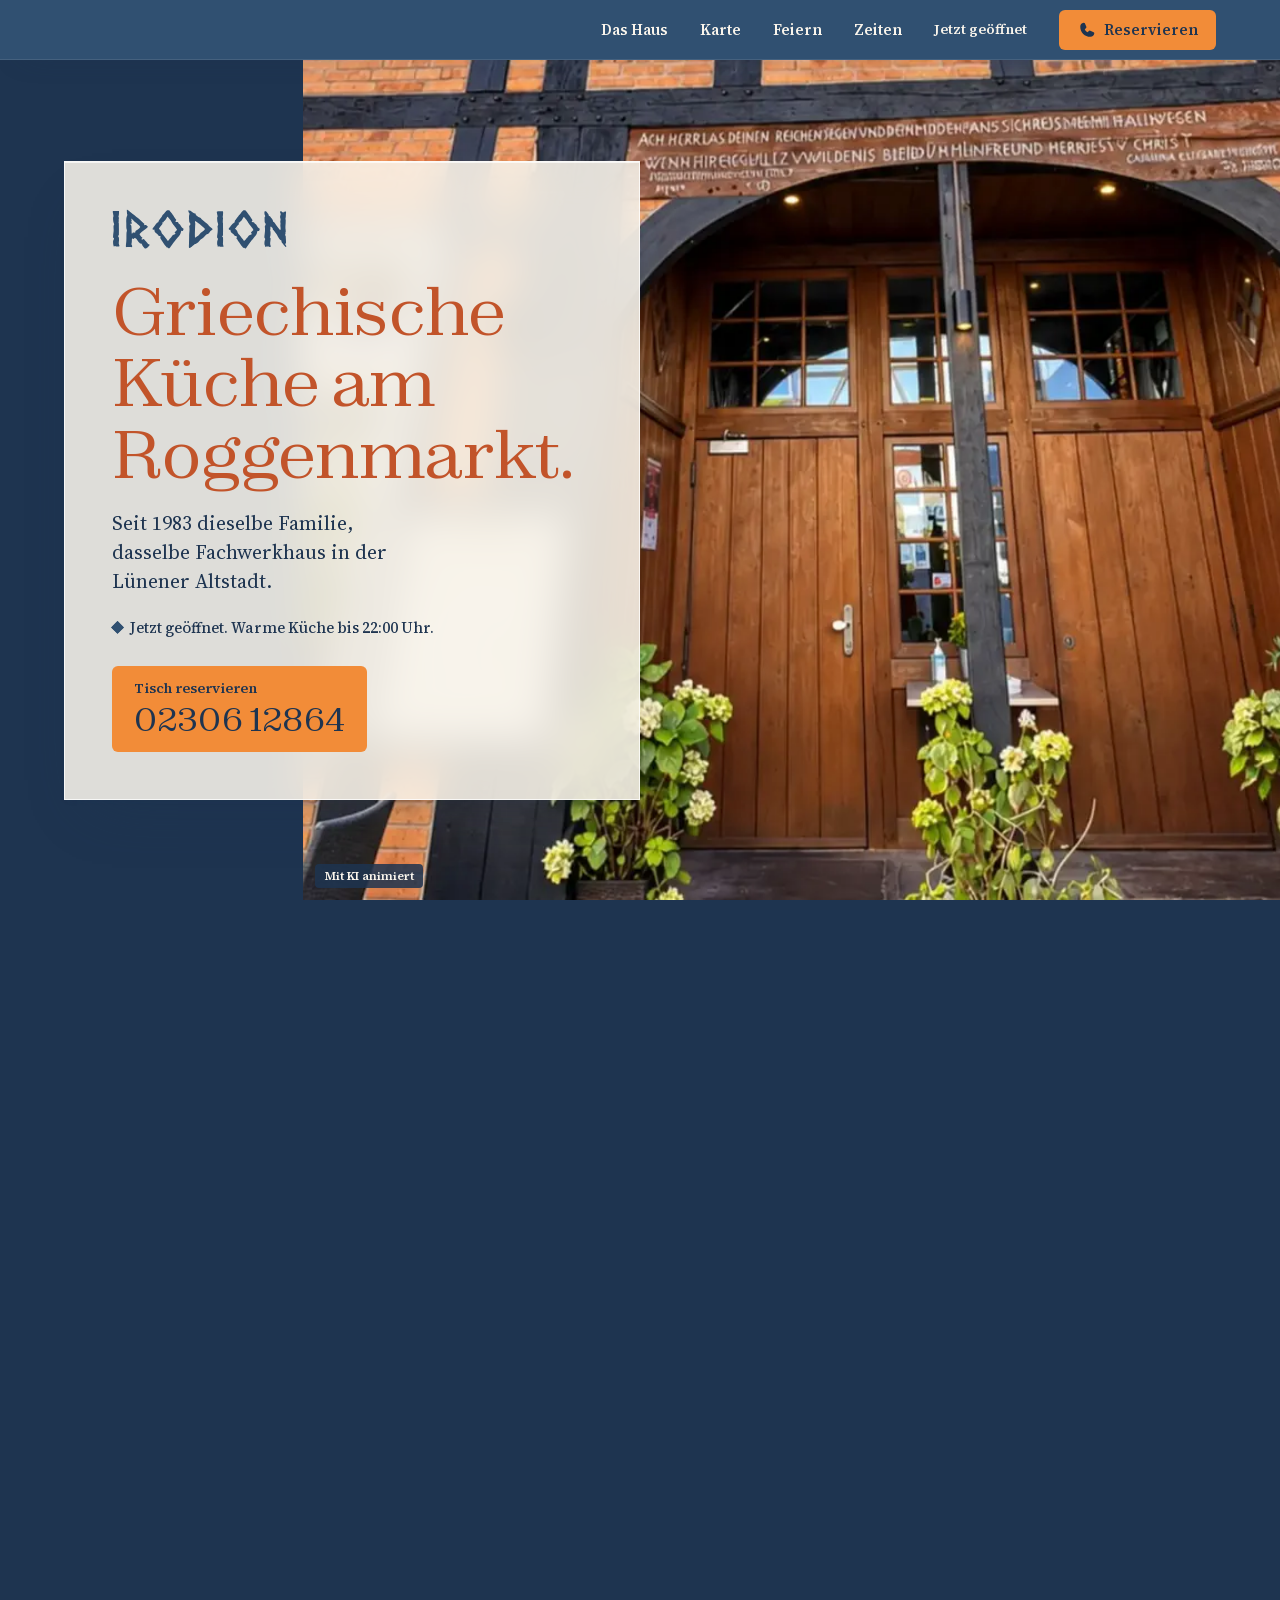
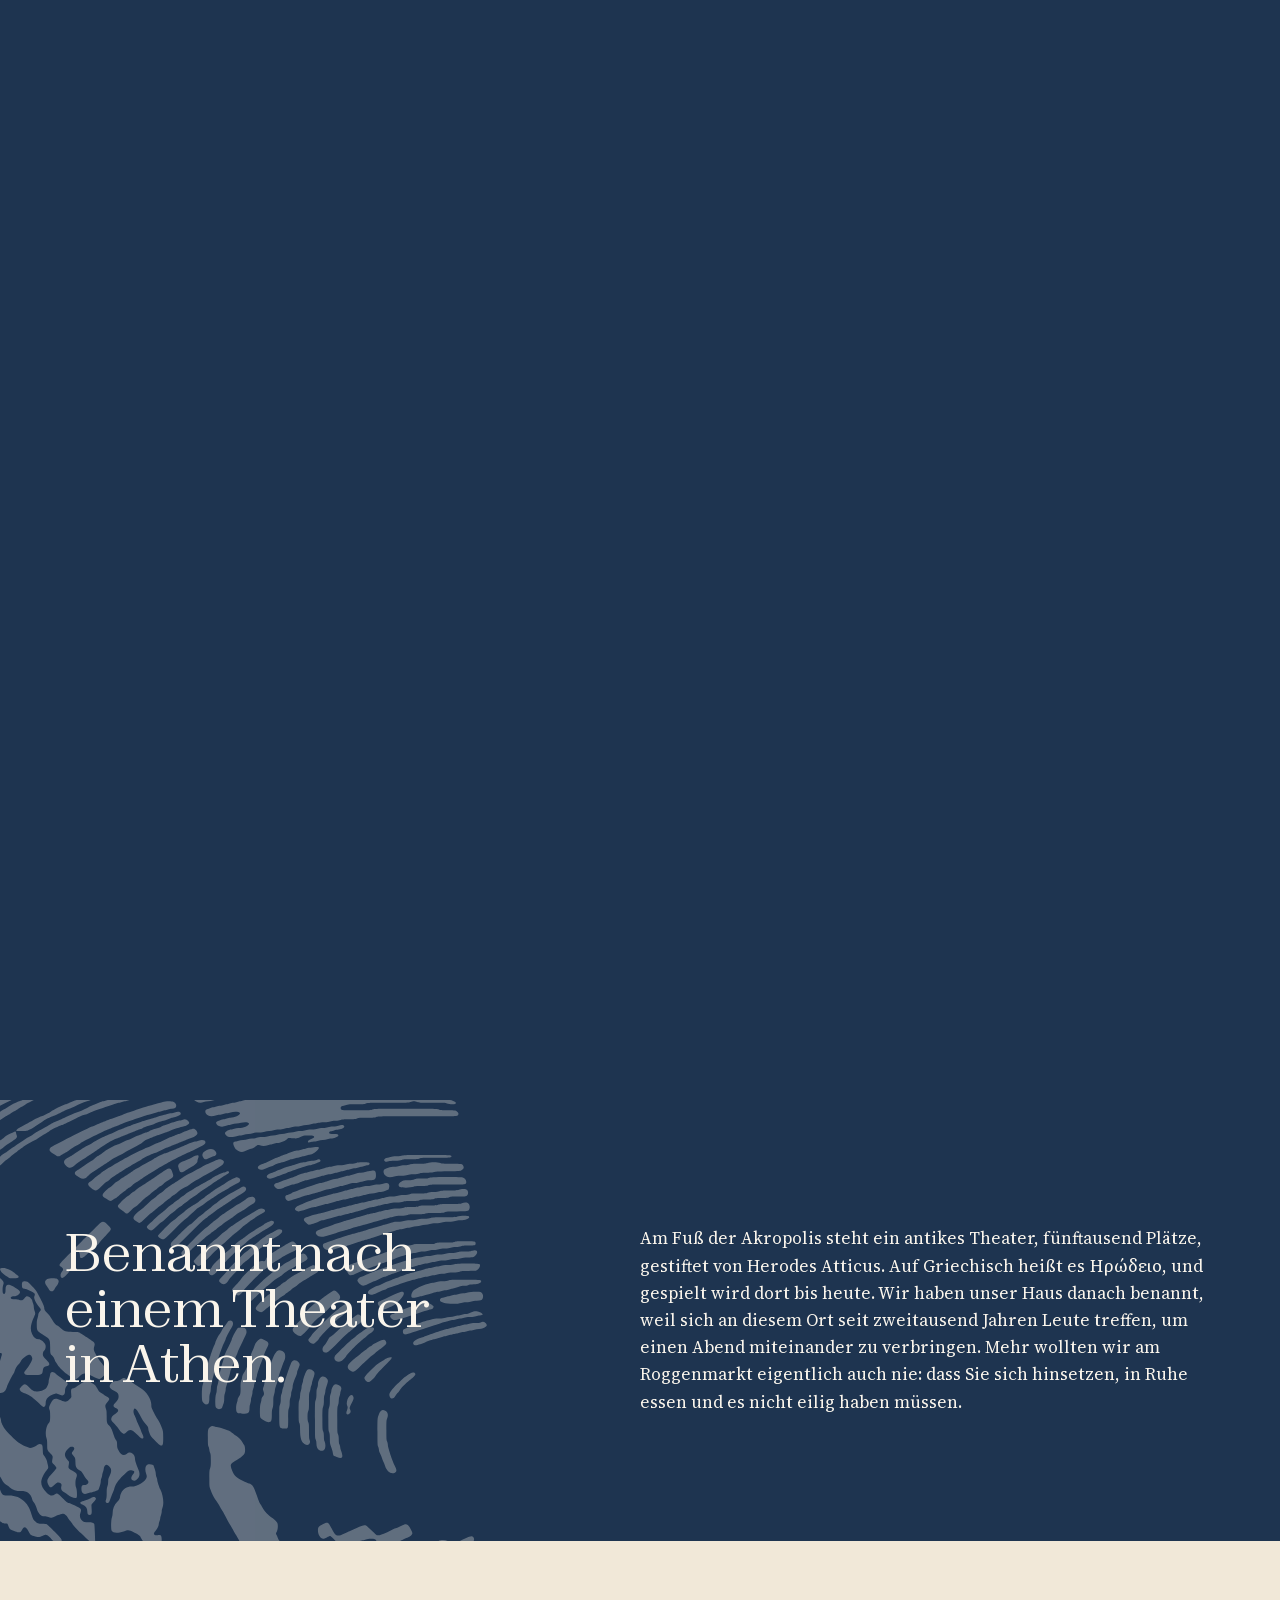
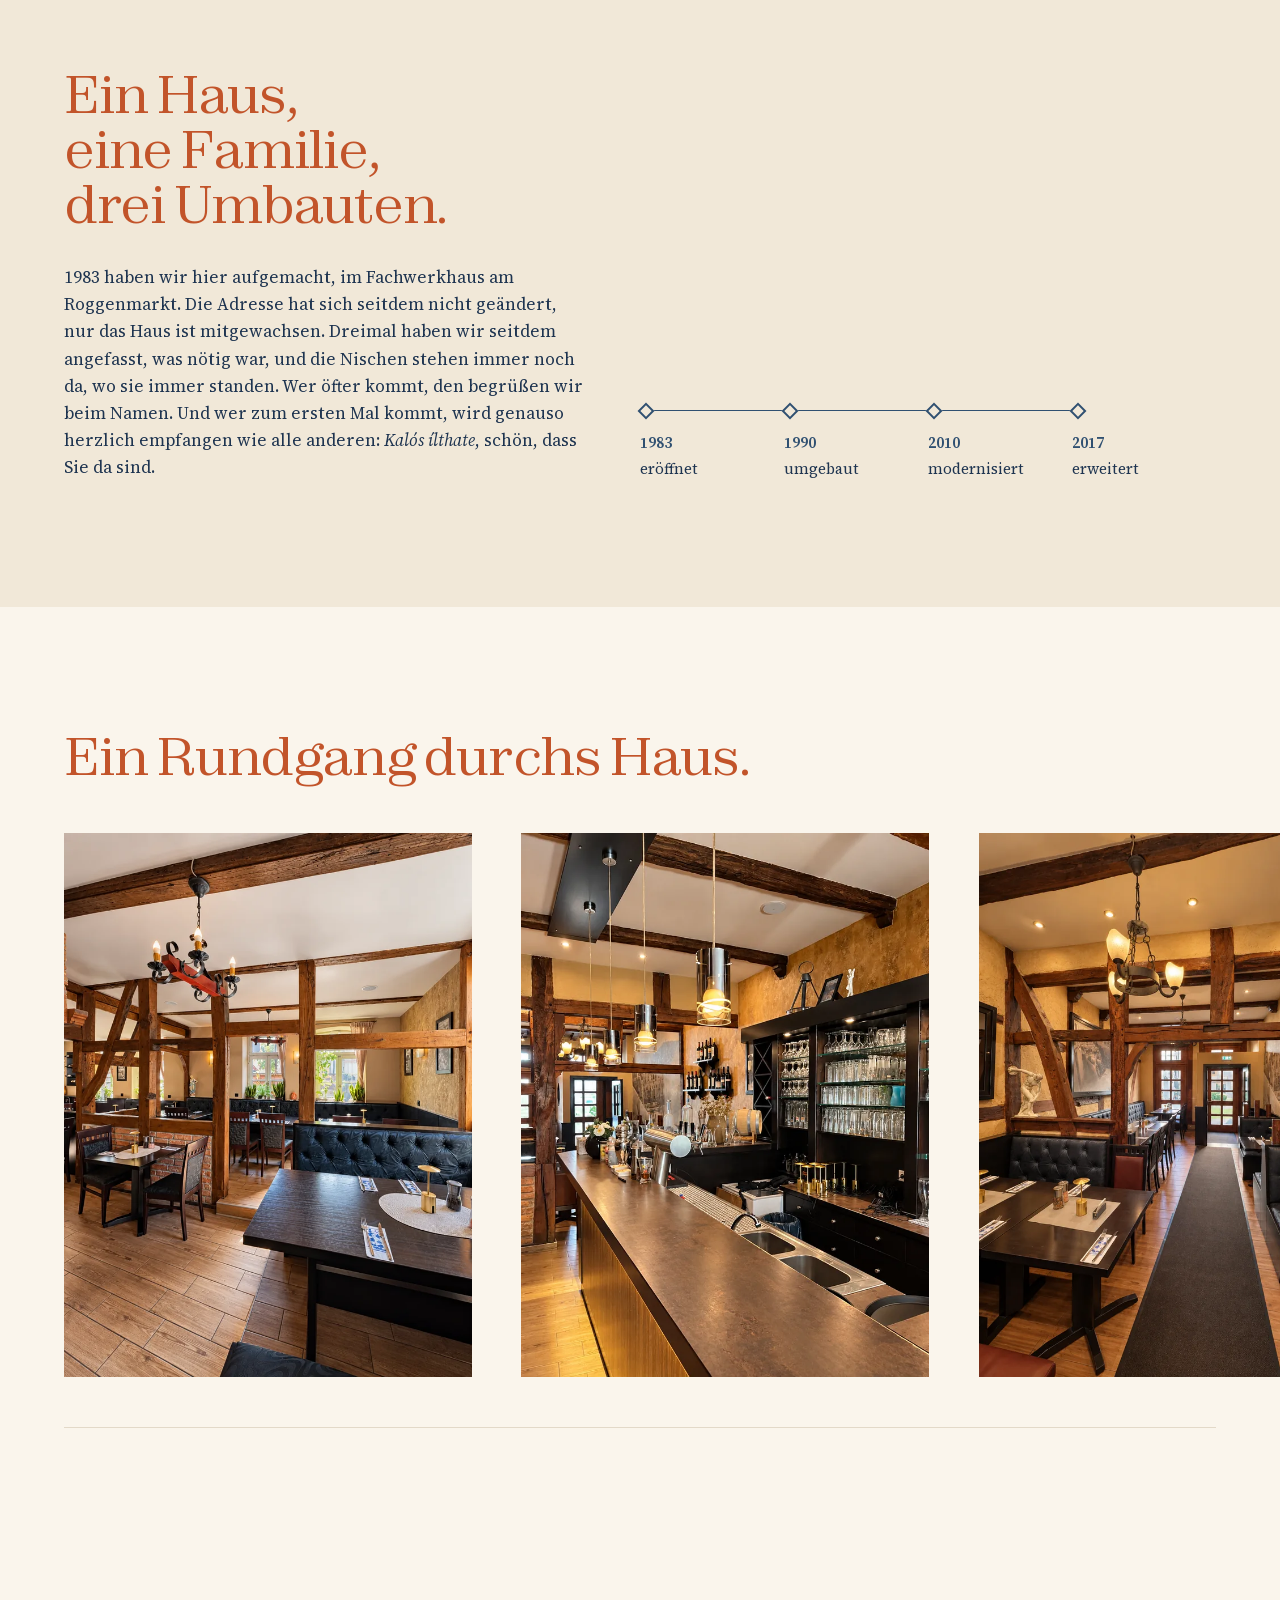
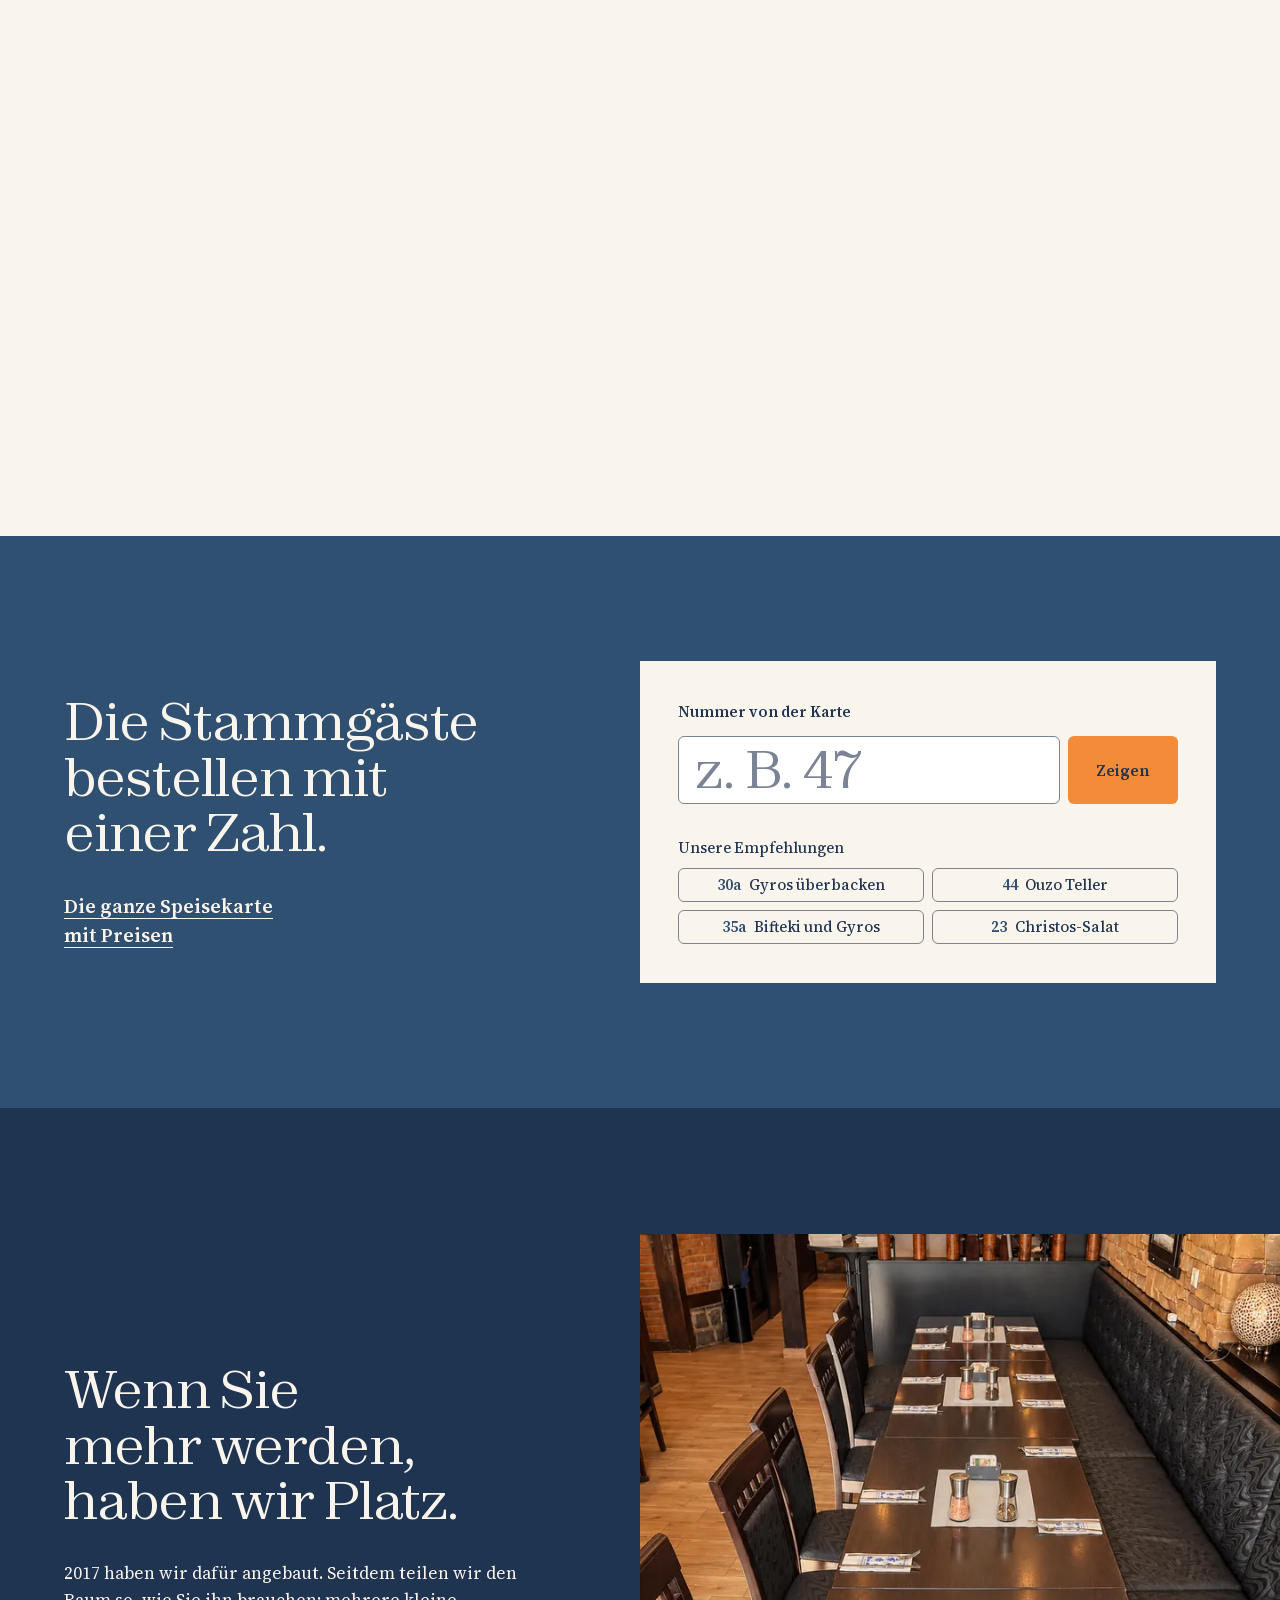
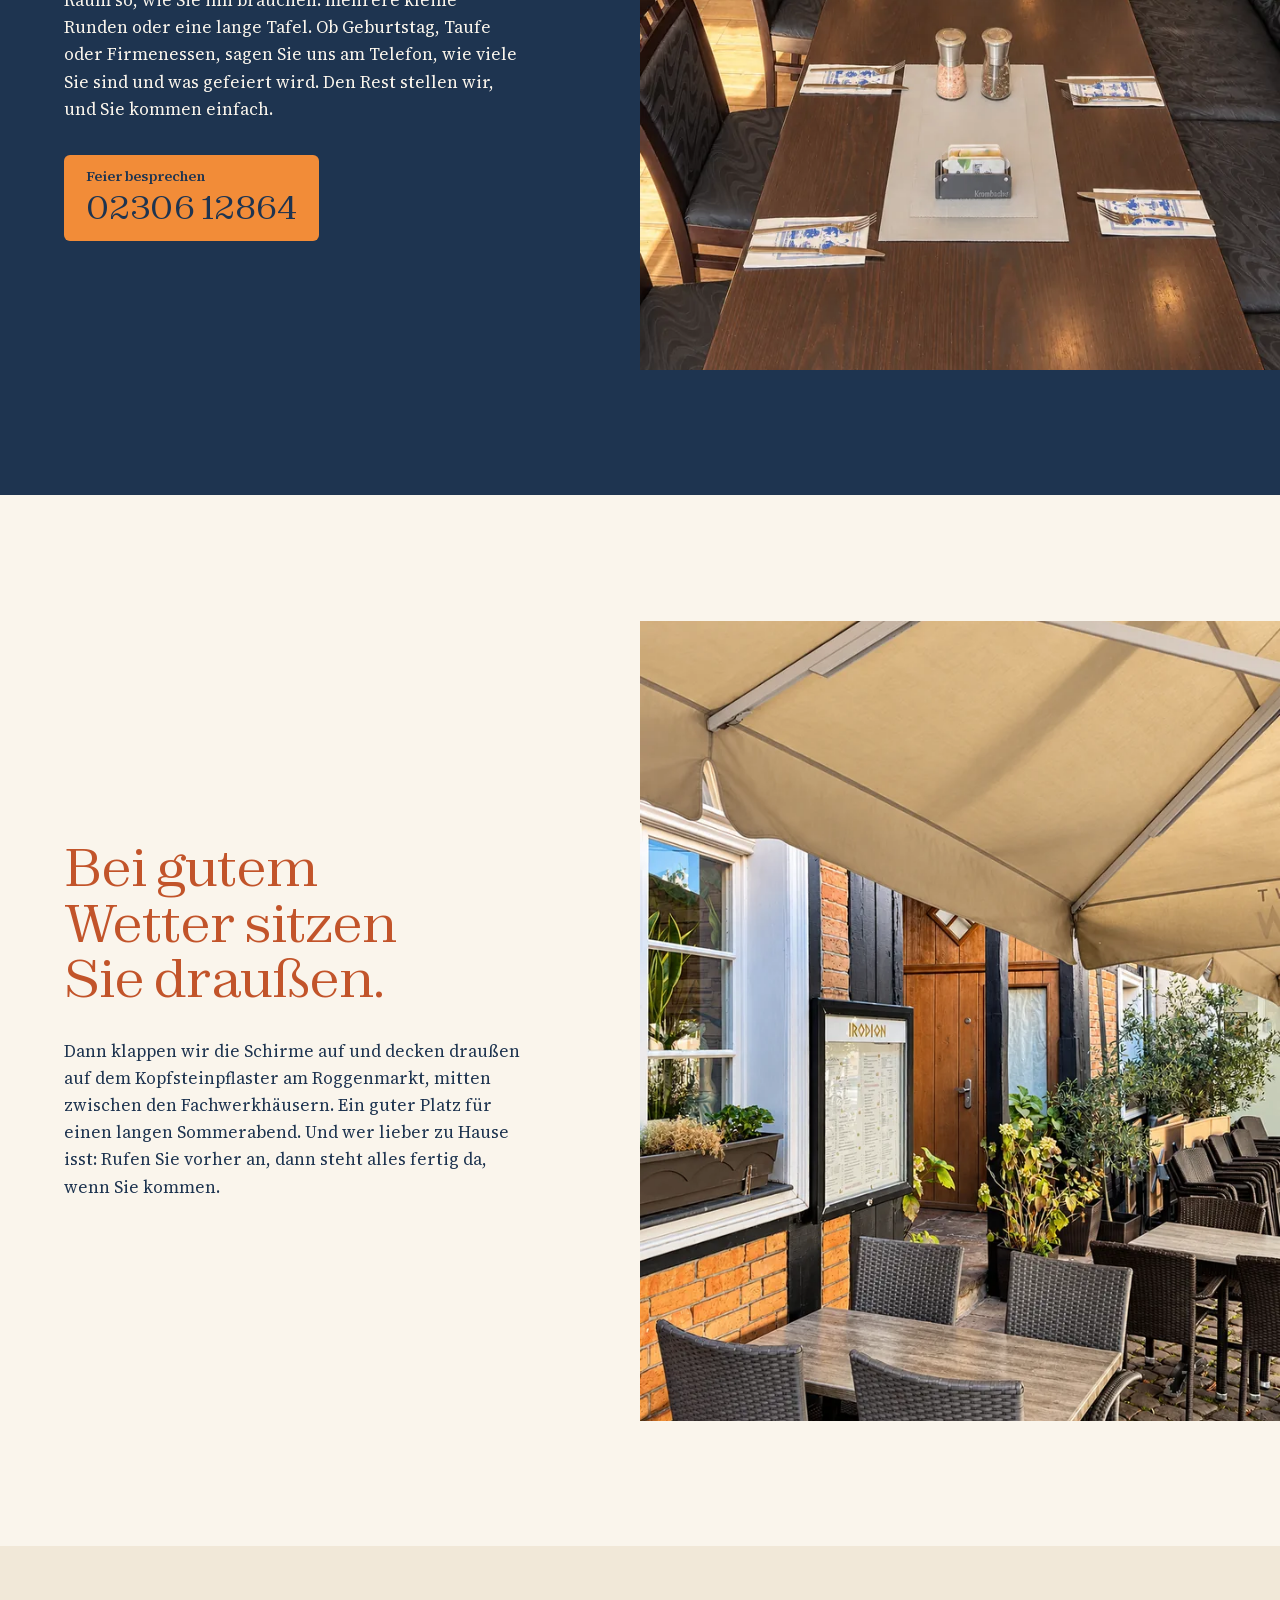
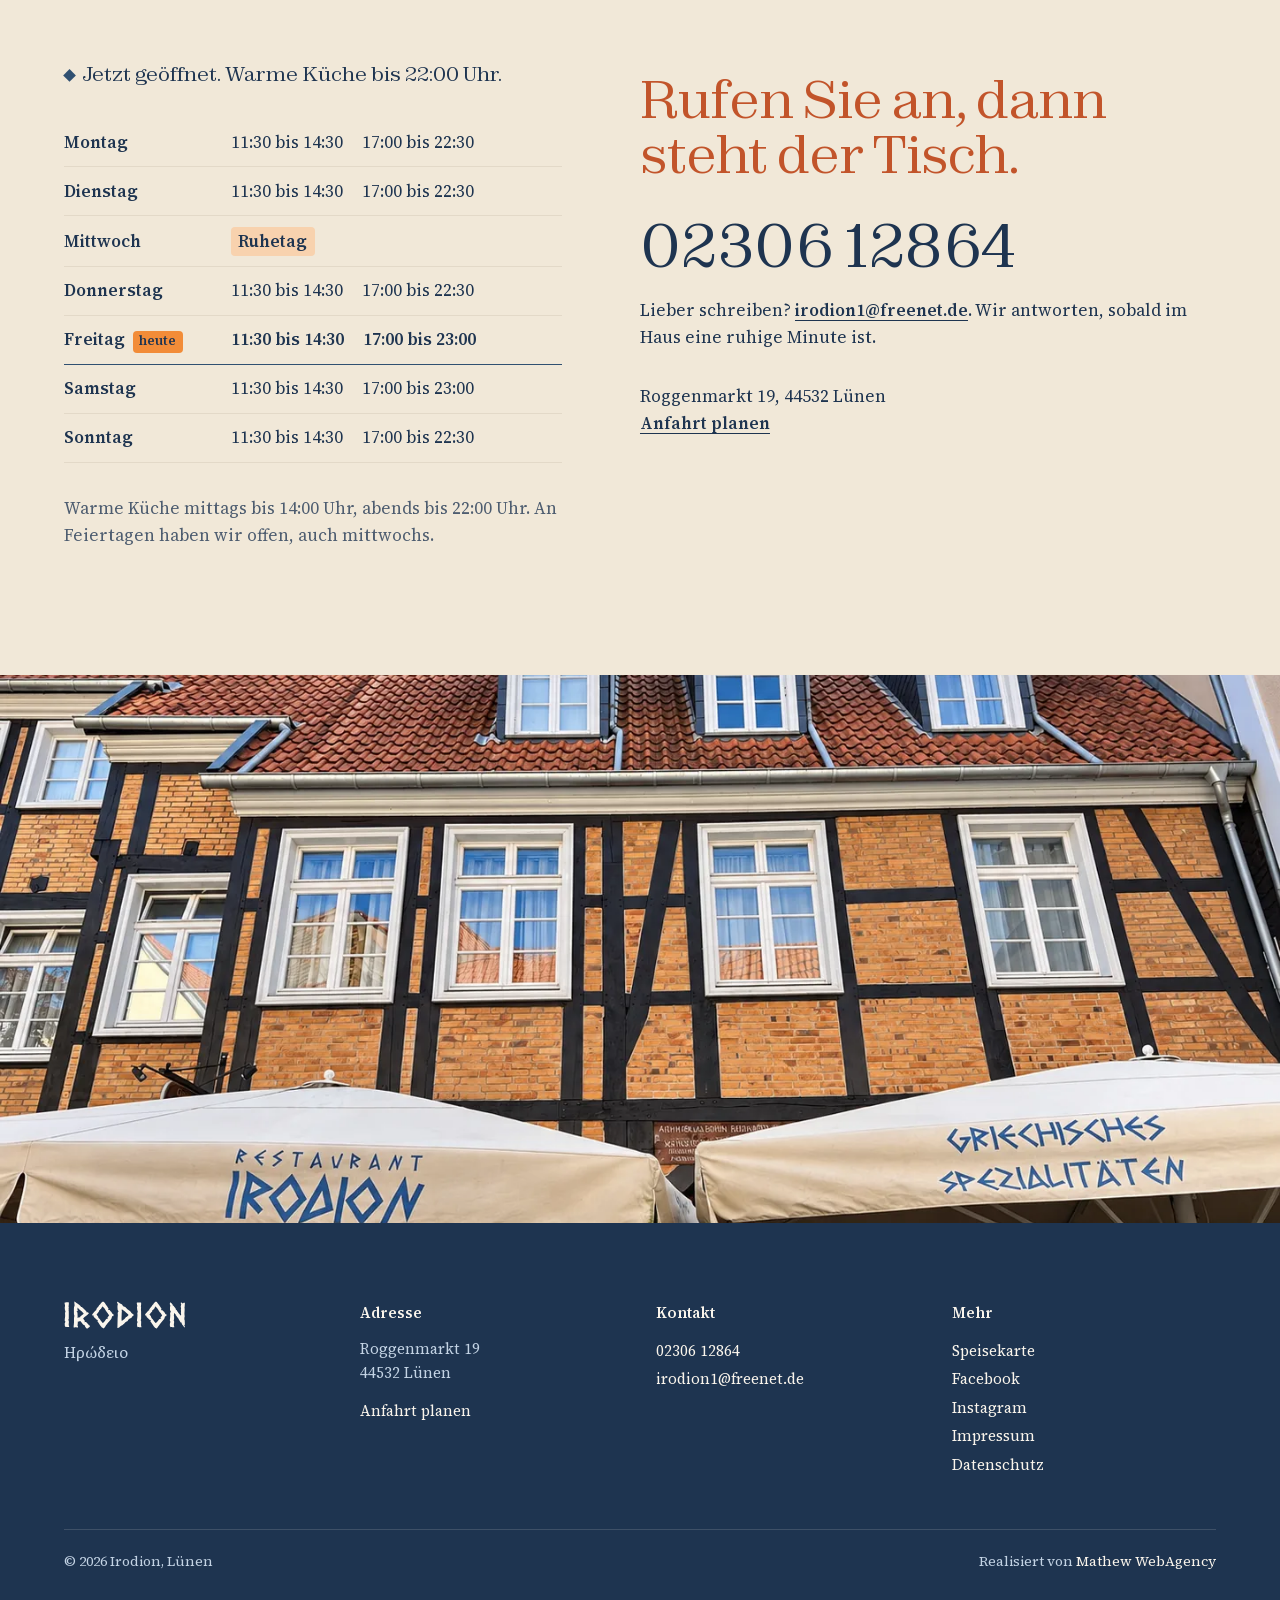
<file: index.html>
<!DOCTYPE html>
<html lang="de">
<head>
<meta charset="utf-8">
<meta name="viewport" content="width=device-width, initial-scale=1">
<title>Griechisches Restaurant in Lünen · Irodion am Roggenmarkt</title>
<meta name="description" content="Griechische Küche in der Lünener Altstadt, seit 1983 am Roggenmarkt. Die ganze Speisekarte mit Preisen online. Tisch reservieren unter 02306 12864.">
<meta name="robots" content="index, follow, max-image-preview:large">
<link rel="canonical" href="https://irodion-luenen.de/">
<meta name="theme-color" content="#305071">

<meta property="og:type" content="website">
<meta property="og:locale" content="de_DE">
<meta property="og:site_name" content="Irodion">
<meta property="og:title" content="Griechisches Restaurant in Lünen · Irodion am Roggenmarkt">
<meta property="og:description" content="Seit 1983 dieselbe Familie, dasselbe Fachwerkhaus in der Lünener Altstadt. Die ganze Karte mit Preisen, Tisch reservieren unter 02306 12864.">
<meta property="og:url" content="https://irodion-luenen.de/">
<meta property="og:image" content="https://irodion-luenen.de/assets/seo/irodion-griechisches-restaurant-luenen-1200x630.jpg">
<meta property="og:image:width" content="1200">
<meta property="og:image:height" content="630">
<meta property="og:image:alt" content="Das Fachwerkhaus des Restaurants Irodion am Roggenmarkt in Lünen, davor Schirme mit dem Schriftzug.">
<meta name="twitter:card" content="summary_large_image">

<!-- Das Zeichen ist der Rundbogen der Eingangstuer, Creme auf Navy. -->
<link rel="icon" href="/favicon.ico" sizes="48x48">
<link rel="icon" href="/favicon-96.png" type="image/png" sizes="96x96">
<link rel="icon" href="/favicon.svg" type="image/svg+xml">
<link rel="apple-touch-icon" href="/apple-touch-icon.png">
<link rel="manifest" href="/site.webmanifest">

<link rel="preload" href="assets/fonts/sourceserif4-latin.woff2" as="font" type="font/woff2" crossorigin>
<link rel="preload" href="assets/fonts/zodiak-400.woff2" as="font" type="font/woff2" crossorigin>
<link rel="preload" as="image" type="image/webp" href="assets/film/eintritt-quer-start-1440.webp" imagesrcset="assets/film/eintritt-quer-start-960.webp 960w, assets/film/eintritt-quer-start-1440.webp 1440w, assets/film/eintritt-quer-start-2.webp 1920w" imagesizes="100vw"
      media="(min-width: 900px), (orientation: landscape)" fetchpriority="high">
<link rel="preload" as="image" type="image/webp" href="assets/film/eintritt-hoch-start-720.webp" imagesrcset="assets/film/eintritt-hoch-start-540.webp 540w, assets/film/eintritt-hoch-start-720.webp 720w, assets/film/eintritt-hoch-start-2.webp 900w" imagesizes="100vw"
      media="(max-width: 899px) and (orientation: portrait)" fetchpriority="high">
<link rel="stylesheet" href="css/fonts.css?v=7d1404c1">
<link rel="stylesheet" href="css/tokens.css?v=82212bbb">
<link rel="stylesheet" href="css/style.css?v=9dec1ed7">

<script src="js/vor-anstrich.js?v=f3c533a9"></script>
</head>
<body>
<!--
THESIS: Treten Sie ein. Die Seite oeffnet die Holztuer unter dem Rundbogen
und fuehrt einmal durchs Haus bis an den Tisch. Verweigert: dunkler
Vollbild-Hero mit Text mittig, Gold auf Nachtblau, Scroll-Film mit Baendern.
OWN-WORLD: Creme #FAF5EC, Navy #1E3450 und Hauptblau #305071 als Flaechen,
Orange #F28C38 nur fuer Knoepfe mit Navy-Schrift, dunkles Orange #C2542A fuer
grosse Ueberschriften. Zodiak leicht (400) fuer Ueberschriften, Source Serif 4
fuer Text, Nummer, Preis, Zeit (Tabellenziffern). Milchglas nur ueber Fotos.
Fotos und Flaechen kantig, Knoepfe und Felder 6px. Die Aetzlinie des
Theaters aus der Folie im Haus. Echte, ungetoente Fotos.
STORY: Das Irodion, griechisch, seit 1983 eine Familie am Roggenmarkt. Ich
finde Nummer, Preis und ob gerade offen ist, und rufe an.
FIRST VIEWPORT: Tuerfoto ab 40 Prozent, Scheibe mit Logo, h1, Satz,
Live-Status, Ruf 02306 12864. Scroll: Fahrt in den Bogen,
Gastraum oeffnet sich, Kalos ilthate.
FORM: Die Glasaetzung, Platz 6 von 7, Schluessel bd200627, Ausbau 29.09.2026.
FINISH: unreviewed and undocumented is unfinished; this build ends with the finish review, the verdict, and DESIGN.md
-->
<svg class="nur-fuer-screenreader" aria-hidden="true" focusable="false"><symbol id="logo" viewBox="75 42 1029 237"><g fill="currentColor" transform="translate(0 336) scale(.1 -.1)"><path d="M1626 2893 c-9 -9 5 -225 15 -245 14 -26 11 -85 -7 -126 -39 -91 -44 -131 -44 -412 0 -253 1 -282 22 -362 22 -86 22 -88 4 -141 -15 -46 -18 -87 -18 -293 0 -147 -5 -279 -13 -344 -21 -157 -24 -258 -9 -271 9 -7 28 -7 66 2 69 15 142 15 200 -1 41 -12 50 -11 72 4 34 22 33 55 -1 116 -26 47 -27 51 -14 92 8 24 16 99 18 168 5 139 13 160 47 117 22 -28 24 -28 52 -14 16 8 38 24 48 36 40 44 89 11 187 -124 102 -142 154 -190 197 -179 29 8 59 -26 73 -82 16 -61 117 -197 160 -214 43 -18 89 7 200 107 92 84 105 109 64 119 -39 10 -123 86 -167 151 -32 47 -158 173 -173 173 -2 0 -20 -8 -39 -17 -29 -13 -40 -14 -61 -5 -32 15 -33 49 -1 62 41 15 41 31 3 64 -38 33 -137 163 -137 181 0 14 106 118 178 174 174 135 300 243 305 260 7 27 -15 54 -68 85 -39 23 -52 26 -96 20 l-51 -7 7 45 c6 42 5 46 -27 70 -31 24 -62 53 -240 226 -43 41 -99 85 -125 97 -27 12 -64 39 -83 60 -38 41 -173 150 -290 235 -41 30 -106 79 -145 110 -72 58 -99 73 -109 63z m384 -623 c52 -49 131 -120 174 -157 100 -86 226 -211 226 -224 0 -34 -99 -125 -237 -217 -34 -23 -47 -44 -58 -95 l-6 -29 -64 7 -64 7 -22 -36 c-13 -23 -28 -36 -38 -34 -14 3 -17 31 -21 228 -5 212 -6 227 -28 261 -12 20 -29 42 -37 49 -8 7 -15 21 -15 31 0 16 8 19 45 19 57 0 67 19 37 71 -26 44 -28 72 -7 89 19 16 19 39 0 64 -20 27 -19 56 3 56 9 0 60 -40 112 -90z"/><path d="M4038 2872 c-57 -3 -57 -3 -124 -75 -37 -40 -75 -90 -86 -112 -12 -25 -34 -49 -56 -60 -32 -18 -67 -64 -91 -120 -5 -11 -24 -39 -42 -62 -111 -136 -154 -204 -154 -241 0 -35 -3 -39 -51 -62 -50 -24 -91 -66 -150 -154 -15 -22 -45 -60 -68 -85 -46 -50 -86 -114 -86 -137 0 -8 9 -23 19 -33 17 -17 24 -18 50 -8 39 14 42 11 50 -62 8 -69 39 -110 121 -162 25 -16 63 -53 86 -82 34 -44 48 -54 90 -64 69 -18 91 -49 54 -80 -27 -24 -26 -26 26 -107 25 -39 69 -107 97 -152 103 -159 146 -219 179 -249 18 -17 41 -45 50 -63 13 -25 24 -32 47 -32 19 0 40 -9 55 -25 14 -14 34 -25 44 -25 25 0 84 65 116 127 13 26 34 54 45 61 12 7 21 18 21 26 0 14 67 109 128 181 18 22 41 49 51 60 9 11 28 38 43 60 15 22 53 67 84 100 150 161 202 246 218 357 10 64 30 85 62 63 35 -23 40 -20 68 41 35 77 34 88 -19 118 -58 35 -76 55 -115 129 -39 73 -62 101 -112 133 -24 15 -39 34 -43 53 -9 40 -19 45 -87 43 -48 -2 -59 1 -68 17 -12 24 1 66 25 75 19 7 13 40 -13 69 -8 9 -20 25 -26 35 -6 11 -41 63 -78 118 -38 54 -94 137 -125 184 -62 92 -149 197 -167 202 -6 2 -37 2 -68 0z m23 -434 c18 -24 56 -68 85 -98 34 -36 69 -88 99 -151 35 -71 74 -127 152 -220 57 -68 115 -145 128 -171 14 -26 29 -49 35 -53 23 -15 6 -48 -60 -113 -79 -78 -87 -104 -39 -121 42 -15 35 -41 -16 -59 -114 -40 -136 -54 -185 -127 -26 -38 -58 -79 -70 -90 -13 -11 -47 -53 -77 -92 -30 -40 -61 -73 -70 -73 -20 0 -53 28 -53 46 0 7 -28 45 -62 86 -35 40 -85 108 -112 150 -29 45 -67 89 -91 106 -43 30 -57 57 -84 159 -9 31 -29 60 -75 106 -71 71 -71 74 -9 135 18 18 33 40 33 48 0 8 30 46 66 85 64 68 65 71 62 117 l-3 47 35 0 c32 0 35 3 38 33 3 27 10 35 40 48 38 15 69 54 132 169 50 90 56 92 101 33z"/><path d="M5243 2855 c-12 -32 5 -95 36 -132 35 -42 38 -70 14 -116 -18 -35 -20 -155 -7 -337 6 -87 9 -98 40 -139 46 -60 46 -98 -2 -151 -32 -35 -36 -44 -30 -77 15 -89 18 -220 7 -282 -7 -37 -14 -174 -16 -306 -1 -132 -6 -330 -10 -440 -7 -181 -6 -202 9 -217 11 -11 23 -14 34 -10 89 40 114 56 146 95 20 25 51 52 69 60 18 9 45 29 61 46 19 20 36 29 47 26 10 -3 20 -1 24 5 3 6 25 20 48 32 53 26 130 96 198 179 64 78 68 81 146 118 41 20 72 44 90 69 93 127 155 180 231 197 44 9 86 46 111 98 30 59 82 112 136 136 30 13 45 26 45 38 0 19 -123 133 -178 166 -18 11 -43 38 -57 61 -31 52 -70 90 -168 160 -114 81 -254 204 -292 258 -27 38 -42 48 -72 53 -52 9 -95 32 -151 82 -26 24 -50 43 -53 43 -9 0 -27 49 -31 79 -3 25 -5 26 -88 45 -33 7 -118 63 -159 104 -18 17 -45 35 -59 38 -15 3 -42 12 -60 20 -42 18 -51 18 -59 -1z m466 -664 c25 -21 64 -47 86 -59 39 -19 118 -83 200 -160 22 -21 77 -68 122 -105 87 -72 99 -90 84 -128 -10 -29 -105 -113 -182 -162 -31 -19 -69 -52 -85 -72 -71 -87 -112 -130 -149 -153 -22 -14 -60 -42 -86 -63 -65 -54 -74 -44 -74 78 1 185 13 598 20 664 6 50 4 72 -8 96 -13 24 -14 38 -6 67 13 45 20 45 78 -3z"/><path d="M8401 2789 c-41 -44 -82 -97 -91 -117 -9 -21 -29 -43 -43 -49 -14 -7 -39 -32 -54 -55 -39 -61 -127 -181 -192 -263 -46 -57 -55 -76 -56 -110 0 -38 -3 -41 -46 -62 -65 -31 -309 -326 -309 -374 0 -27 38 -62 58 -54 40 17 47 11 52 -40 9 -77 35 -110 139 -178 30 -20 67 -56 85 -83 27 -42 37 -49 75 -56 74 -13 102 -55 61 -91 -26 -22 -25 -29 3 -64 13 -15 38 -53 56 -83 17 -30 54 -86 82 -125 27 -38 59 -87 70 -108 11 -21 42 -62 69 -92 27 -30 61 -73 76 -96 22 -35 29 -40 51 -34 18 4 32 0 47 -13 41 -38 64 -37 102 5 20 21 47 62 60 91 14 28 34 57 44 62 10 5 32 34 49 63 17 29 72 105 123 168 51 63 120 149 153 190 33 40 81 98 108 128 59 66 80 106 102 196 26 103 30 108 75 101 37 -6 38 -5 65 48 34 67 30 85 -22 114 -44 24 -103 98 -133 166 -19 44 -46 72 -98 102 -19 11 -35 30 -39 44 -8 35 -30 50 -64 43 -63 -12 -112 24 -89 67 6 11 17 20 25 20 39 0 14 53 -98 205 -32 44 -71 100 -85 125 -41 70 -189 268 -209 278 -10 6 -42 10 -72 10 l-54 1 -76 -80z m158 -371 c21 -29 55 -69 76 -88 20 -19 55 -71 77 -115 52 -102 97 -167 193 -280 69 -81 155 -210 155 -232 0 -5 -31 -40 -70 -78 -78 -78 -83 -92 -40 -123 17 -13 30 -27 30 -33 0 -10 -7 -14 -115 -54 -65 -24 -73 -30 -113 -89 -23 -35 -57 -79 -75 -97 -18 -19 -54 -62 -80 -97 -53 -68 -86 -81 -108 -39 -7 12 -33 47 -59 77 -26 30 -77 98 -112 150 -36 52 -83 109 -105 125 -47 35 -77 84 -87 140 -11 58 -28 84 -91 143 -57 53 -60 64 -24 89 9 7 37 43 62 81 24 37 66 85 92 106 l47 39 -6 59 c-7 61 -2 68 34 48 20 -11 35 2 41 34 2 11 20 28 39 39 42 23 49 33 96 122 48 92 72 125 89 125 8 0 32 -24 54 -52z"/><path d="M872 2820 c-67 -5 -86 -19 -77 -55 7 -27 36 -181 42 -226 3 -23 -1 -46 -10 -60 -26 -42 -8 -289 27 -356 32 -63 33 -101 5 -138 -24 -30 -24 -29 -14 -200 6 -93 3 -148 -11 -245 -18 -125 -26 -251 -18 -281 2 -9 16 -21 29 -27 33 -15 32 -39 -4 -110 -27 -54 -29 -64 -26 -163 1 -58 7 -115 14 -126 6 -12 11 -38 11 -57 0 -39 21 -48 60 -24 15 10 26 9 55 -5 25 -12 61 -17 120 -17 125 0 133 7 96 91 -29 66 -34 125 -17 204 23 110 12 235 -25 282 -35 43 -35 38 -1 69 l27 26 2 356 c1 296 -1 361 -13 379 -18 28 -18 42 1 63 12 13 13 23 5 44 -13 36 -13 80 2 127 9 33 8 45 -7 79 -18 39 -18 44 -2 88 17 49 28 257 14 279 -7 11 -157 13 -285 3z"/><path d="M6925 2796 c-17 -13 -18 -17 -2 -107 9 -52 22 -113 29 -137 11 -37 10 -47 -6 -76 -16 -30 -17 -48 -11 -157 4 -68 14 -142 22 -164 45 -124 45 -122 17 -187 -23 -56 -24 -65 -13 -111 15 -64 6 -303 -16 -402 -8 -38 -15 -101 -15 -139 0 -62 3 -72 30 -102 28 -33 29 -35 15 -73 -7 -22 -20 -50 -28 -63 -20 -31 -20 -243 0 -259 7 -6 13 -29 13 -50 0 -47 12 -55 49 -33 29 17 32 17 63 0 26 -14 53 -17 133 -14 l100 3 -1 30 c-1 17 -9 50 -19 75 -14 37 -16 60 -9 135 4 50 7 137 5 195 -2 97 -4 107 -27 128 -30 29 -30 42 0 75 l23 25 2 360 c1 213 -2 363 -7 366 -11 6 -9 188 3 251 4 27 2 51 -8 74 -13 30 -13 42 -2 80 15 51 24 259 12 279 -12 18 -326 17 -352 -2z"/><path d="M9720 2795 c-20 -24 -8 -171 19 -223 26 -52 27 -78 0 -92 -19 -11 -20 -18 -17 -168 l3 -157 33 -44 c40 -55 41 -87 1 -137 -27 -34 -30 -45 -25 -79 18 -122 17 -235 -3 -388 -28 -215 -28 -257 4 -287 31 -29 32 -58 1 -118 -31 -62 -34 -266 -3 -299 12 -14 15 -29 11 -51 -7 -36 12 -43 60 -21 18 8 29 9 38 2 16 -13 206 -27 231 -18 22 9 22 33 -3 86 -22 48 -28 182 -11 235 5 16 11 64 14 107 4 72 2 81 -19 107 -29 34 -30 47 -5 74 29 31 33 283 6 338 -17 34 -17 39 -3 55 13 14 15 33 11 91 -5 60 -3 76 12 92 21 23 39 14 49 -25 4 -17 16 -27 39 -33 30 -8 32 -11 35 -60 3 -45 7 -55 33 -75 17 -12 47 -44 67 -72 20 -27 59 -79 87 -115 29 -36 64 -91 78 -122 14 -32 42 -84 63 -115 20 -32 52 -81 70 -110 24 -37 41 -53 63 -58 39 -8 48 -20 56 -79 6 -39 20 -64 69 -125 34 -42 76 -97 93 -121 42 -62 67 -82 95 -78 32 4 35 40 5 80 -49 65 -50 74 -21 117 l26 40 -7 201 c-7 192 -9 203 -31 230 -29 34 -30 43 -3 80 21 28 21 30 5 55 -17 26 -17 28 3 49 20 21 20 26 9 161 -13 169 -13 157 1 375 9 142 8 183 -3 220 -11 37 -11 53 0 95 8 27 14 84 14 125 1 41 5 111 9 155 11 98 7 108 -33 101 -88 -15 -97 -19 -112 -47 -19 -38 -23 -37 -73 16 -44 47 -67 54 -116 35 -20 -7 -26 -15 -22 -28 4 -9 15 -43 27 -75 l21 -58 -21 -73 c-24 -87 -24 -114 -1 -185 16 -49 16 -60 3 -128 -12 -61 -13 -80 -2 -113 10 -30 10 -55 2 -111 -9 -57 -8 -90 3 -154 15 -85 9 -165 -12 -172 -7 -3 -22 8 -35 23 -13 15 -37 44 -54 63 -62 71 -196 257 -225 312 -21 39 -42 63 -70 78 -24 14 -41 32 -44 47 -3 13 -7 36 -10 50 -6 29 -29 63 -90 139 -23 28 -51 64 -63 82 -16 23 -32 33 -55 35 -30 3 -32 5 -35 49 -3 39 -12 56 -73 130 -39 46 -78 87 -87 91 -30 12 -69 8 -82 -7z"/></g></symbol></svg>

<a class="sprungmarke" href="#main">Zum Inhalt springen</a>

<header class="kopf">
  <div class="kopf__innen">
    <a class="kopf__marke" href="#oben" aria-label="Irodion, zum Anfang der Seite">
      <svg class="logo" viewBox="0 0 1029 237" aria-hidden="true" focusable="false"><use href="#logo" width="1029" height="237"/></svg>
    </a>
    <nav class="kopf__nav" aria-label="Hauptnavigation">
      <ul class="kopf__liste" role="list">
        <li class="kopf__weit"><a href="#haus">Das Haus</a></li>
        <li><a href="speisekarte.html">Karte</a></li>
        <li class="kopf__weit"><a href="#feiern">Feiern</a></li>
        <li><a href="#zeiten">Zeiten</a></li>
      </ul>
    </nav>
    <p class="kopf__heute" id="kopf-heute" hidden></p>
    <a class="kopf__ruf" href="tel:+49230612864" aria-label="Tisch reservieren, 02306&nbsp;12864 anrufen"><span class="kopf__ruf-kurz"><svg class="kopf__ruf-symbol" viewBox="0 0 256 256" aria-hidden="true" focusable="false"><path d="M231.88,175.08A56.26,56.26,0,0,1,176,224C96.6,224,32,159.4,32,80A56.26,56.26,0,0,1,80.92,24.12a16,16,0,0,1,16.62,9.52l21.12,47.15,0,.12A16,16,0,0,1,117.39,96c-.18.27-.37.52-.57.77L96,121.45c7.49,15.22,23.41,31,38.83,38.51l24.34-20.71a8.12,8.12,0,0,1,.75-.56,16,16,0,0,1,15.17-1.4l.13.06,47.11,21.11A16,16,0,0,1,231.88,175.08Z"/></svg></span><span class="kopf__ruf-text">Reservieren</span></a>
  </div>
</header>

<main id="main" tabindex="-1">

<!-- ======================================================================
     DER EINSTIEG. Die Fassade, davor die Scheibe. Die linke Kante der
     Scheibe ist die Achse der ganzen Seite: Jede Sektion beginnt dort.
     ====================================================================== -->
<section class="hero raster" id="oben" aria-labelledby="hero-titel">
  <!-- EINTRETEN. Man steht vor der Tuer unter dem Rundbogen. Beim Scrollen
       geht die linke Tuer auf, und man geht hinein in den Gastraum, der
       direkt dahinter liegt (js/eintritt.js). Anfang und Ende sind die
       echten Fotos; den Weg durch die Tuer hat eine KI aus genau diesen
       zwei Bildern errechnet (Kling 3.0, siehe Impressum). Ohne JavaScript, ohne GSAP
       und bei reduzierter Bewegung steht der Einstieg still: Tuer,
       Scheibe, fertig. -->
  <figure class="hero__bild frost">
    <picture>
      <source media="(max-width: 899px) and (orientation: portrait)" srcset="assets/film/eintritt-hoch-start-540.webp 540w, assets/film/eintritt-hoch-start-720.webp 720w, assets/film/eintritt-hoch-start-2.webp 900w" sizes="100vw" width="900" height="1600">
      <img class="klaert" src="assets/film/eintritt-quer-start-2.webp" srcset="assets/film/eintritt-quer-start-960.webp 960w, assets/film/eintritt-quer-start-1440.webp 1440w, assets/film/eintritt-quer-start-2.webp 1920w" sizes="100vw" width="1920" height="1080"
           fetchpriority="high" decoding="async"
           alt="Der Eingang des Irodion am Roggenmarkt 19: eine zweiflügelige Holztür unter einem Rundbogen im Fachwerkhaus, davor Blumen. Beim Scrollen folgt eine mit KI animierte Kamerafahrt durch die Tür.">
    </picture>
  </figure>
  <!-- Die Fahrt selbst. Sie liegt ueber dem ganzen Einstieg und beginnt
       genau dort, wo das Foto steht, deckungsgleich. -->
  <div class="hero__film" aria-hidden="true">
    <div class="hero__film-bild">
      <picture>
        <source media="(max-width: 899px) and (orientation: portrait)" srcset="assets/film/eintritt-hoch-start-540.webp 540w, assets/film/eintritt-hoch-start-720.webp 720w, assets/film/eintritt-hoch-start-2.webp 900w" sizes="100vw" width="900" height="1600">
        <img src="assets/film/eintritt-quer-start-2.webp" srcset="assets/film/eintritt-quer-start-960.webp 960w, assets/film/eintritt-quer-start-1440.webp 1440w, assets/film/eintritt-quer-start-2.webp 1920w" sizes="100vw" width="1920" height="1080" alt="" decoding="async">
      </picture>
      <video class="hero__video" muted playsinline preload="none" disablepictureinpicture tabindex="-1" aria-label="Mit KI animierte Kamerafahrt durch die Eingangstür in den Gastraum"></video>
      <picture class="hero__ende">
        <source media="(max-width: 899px) and (orientation: portrait)" srcset="assets/film/eintritt-hoch-ende-3.webp" width="900" height="1600">
        <img src="assets/film/eintritt-quer-ende-3.webp" width="1920" height="1080" alt="" loading="lazy" decoding="async">
      </picture>
    </div>
    <span class="hero__schleier"></span>
  </div>
  <!-- Kennzeichnung der KI-Animation. Steht, sobald die Fahrt moeglich ist,
       unten links auf dem sichtbaren Bild und wandert mit, wenn das Bild
       zur vollen Flaeche waechst (js/eintritt.js). -->
  <span class="hero__ki" aria-hidden="true">Mit KI animiert</span>
  <p class="hero__gruss" aria-hidden="true"><i>Kalós ílthate.</i> <span>Schön, dass Sie da sind.</span></p>
  <div class="hero__scheibe glas">
    <svg class="logo hero__logo" viewBox="0 0 1029 237" preserveAspectRatio="xMinYMid meet" aria-hidden="true" focusable="false"><use href="#logo" width="1029" height="237"/></svg>
    <h1 id="hero-titel"><span class="nur-fuer-screenreader">Irodion. </span>Griechische Küche am Roggenmarkt.</h1>
    <p class="hero__unter">Seit 1983 dieselbe Familie, dasselbe Fachwerkhaus in der Lünener Altstadt.</p>
    <p class="live hero__live" data-live="lang" hidden><span class="live__punkt" aria-hidden="true"></span><span class="live__text"></span></p>
    <a class="ruf" href="tel:+49230612864">
      <span class="ruf__was">Tisch reservieren</span>
      <span class="ruf__nummer ziffer">02306&nbsp;12864</span>
    </a>
  </div>
</section>


<!-- ======================================================================
     WOHER DER NAME KOMMT
     ====================================================================== -->
<section class="name raster auf-eiche" id="name" aria-labelledby="name-titel">
  <!-- Das Theater, nachgezogen nach der geaetzten Folie an der Glaswand
       im Gastraum (roh/aetzlinien/). Keine erfundene Zeichnung. Hell auf
       Eiche, wie die geaetzte Folie vor dem dunklen Holz. -->
  <div class="name__linie" aria-hidden="true"></div>
  <div class="name__kopf">
    <h2 id="name-titel">Benannt nach einem Theater in Athen.</h2>
  </div>
  <div class="name__text">
    <p>Am Fuß der Akropolis steht ein antikes Theater, fünftausend Plätze, gestiftet
    von Herodes Atticus. Auf Griechisch heißt es <span lang="el">Ηρώδειο</span>, und
    gespielt wird dort bis heute. Wir haben unser Haus danach benannt, weil sich an
    diesem Ort seit zweitausend Jahren Leute treffen, um einen Abend miteinander zu
    verbringen. Mehr wollten wir am Roggenmarkt eigentlich auch nie: dass Sie sich
    hinsetzen, in Ruhe essen und es nicht eilig haben müssen.</p>
  </div>
</section>


<!-- ======================================================================
     SEIT 1983 AM ROGGENMARKT. Text und Zeitleiste.
     ====================================================================== -->
<section class="haus raster" id="haus" aria-labelledby="haus-titel">
  <div class="haus__text">
    <h2 id="haus-titel">Ein Haus, eine Familie, drei Umbauten.</h2>
    <p>1983 haben wir hier aufgemacht, im Fachwerkhaus am Roggenmarkt. Die Adresse
    hat sich seitdem nicht geändert, nur das Haus ist mitgewachsen. Dreimal haben wir
    seitdem angefasst, was nötig war, und die Nischen stehen immer noch da, wo sie immer
    standen. Wer öfter kommt, den begrüßen wir beim Namen. Und wer zum ersten Mal
    kommt, wird genauso herzlich empfangen wie alle anderen:
    <i>Kalós ílthate</i>, schön, dass Sie da sind.</p>
  </div>

  <ol class="leiste" role="list">
    <li class="leiste__halt"><span class="leiste__jahr ziffer">1983</span><span class="leiste__was">eröffnet</span></li>
    <li class="leiste__halt"><span class="leiste__jahr ziffer">1990</span><span class="leiste__was">umgebaut</span></li>
    <li class="leiste__halt"><span class="leiste__jahr ziffer">2010</span><span class="leiste__was">modernisiert</span></li>
    <li class="leiste__halt"><span class="leiste__jahr ziffer">2017</span><span class="leiste__was">erweitert</span></li>
  </ol>

</section>


<!-- ======================================================================
     DER RUNDGANG. Elf Plaetze im Haus, gross und ohne Beschriftung.
     Desktop: Beim senkrechten Scrollen wandert das Band waagerecht
     (js/rundgang.js, gepinnt). Handy, ohne JS und bei reduzierter
     Bewegung: ein waagerechtes Band zum Wischen mit Einrasten.
     ====================================================================== -->
<section class="rundgang" id="rundgang" aria-labelledby="rundgang-titel">
  <div class="rundgang__kopf">
    <h2 id="rundgang-titel">Ein Rundgang durchs Haus.</h2>
    <p class="rundgang__zaehler" aria-hidden="true"><span class="ziffer" id="rundgang-nr">1</span> / <span class="ziffer">11</span></p>
  </div>
  <div class="rundgang__bahn" tabindex="0" role="region" aria-label="Rundgang durchs Haus, waagerecht blättern">
    <ol class="rundgang__liste" role="list">
      <li class="station">
        <figure>
          <div class="station__bild frost" style="background-image:url(assets/bilder/raum-kronleuchter-frost.webp)">
            <img class="klaert" src="assets/bilder/raum-kronleuchter-720.webp"
                 srcset="assets/bilder/raum-kronleuchter-720.webp 720w, assets/bilder/raum-kronleuchter-1080.webp 1080w"
                 sizes="(min-width: 900px) 34vw, 78vw" width="720" height="960"
                 loading="lazy" decoding="async" alt="Der Gastraum mit Fachwerkbalken, einem schmiedeeisernen Kronleuchter und gepolsterten Bänken vor hellen Fenstern.">
          </div>
        </figure>
      </li>
      <li class="station">
        <figure>
          <div class="station__bild frost" style="background-image:url(assets/bilder/bar-frost.webp)">
            <img class="klaert" src="assets/bilder/bar-720.webp"
                 srcset="assets/bilder/bar-720.webp 720w, assets/bilder/bar-1080.webp 1080w"
                 sizes="(min-width: 900px) 34vw, 78vw" width="720" height="960"
                 loading="lazy" decoding="async" alt="Die Theke mit dunkler Arbeitsfläche, Hängelampen und Regalen voller Gläser.">
          </div>
        </figure>
      </li>
      <li class="station">
        <figure>
          <div class="station__bild frost" style="background-image:url(assets/bilder/gang-frost.webp)">
            <img class="klaert" src="assets/bilder/gang-720.webp"
                 srcset="assets/bilder/gang-720.webp 720w, assets/bilder/gang-1080.webp 1080w"
                 sizes="(min-width: 900px) 34vw, 78vw" width="720" height="960"
                 loading="lazy" decoding="async" alt="Der Gang zwischen den Tischen mit dunklem Läufer, Lederbänken und der Statue eines Diskuswerfers.">
          </div>
        </figure>
      </li>
      <li class="station">
        <figure>
          <div class="station__bild frost" style="background-image:url(assets/bilder/stube-frost.webp)">
            <img class="klaert" src="assets/bilder/stube-720.webp"
                 srcset="assets/bilder/stube-720.webp 720w, assets/bilder/stube-1080.webp 1080w"
                 sizes="(min-width: 900px) 34vw, 78vw" width="720" height="960"
                 loading="lazy" decoding="async" alt="Eine Stube mit ockerfarbenen Wänden, schwarzen Polsterbänken, Holzbalken und Fenstern voller Pflanzen.">
          </div>
        </figure>
      </li>
      <li class="station">
        <figure>
          <div class="station__bild frost" style="background-image:url(assets/bilder/fluegel-terrakotta-frost.webp)">
            <img class="klaert" src="assets/bilder/fluegel-terrakotta-720.webp"
                 srcset="assets/bilder/fluegel-terrakotta-720.webp 720w, assets/bilder/fluegel-terrakotta-1080.webp 1080w"
                 sizes="(min-width: 900px) 34vw, 78vw" width="720" height="960"
                 loading="lazy" decoding="async" alt="Ein Gastraum mit Terrakottaboden, Tischreihen und einer braunen Lederbank unter Holzbalken.">
          </div>
        </figure>
      </li>
      <li class="station">
        <figure>
          <div class="station__bild frost" style="background-image:url(assets/bilder/durchgang-frost.webp)">
            <img class="klaert" src="assets/bilder/durchgang-720.webp"
                 srcset="assets/bilder/durchgang-720.webp 720w, assets/bilder/durchgang-1080.webp 1080w"
                 sizes="(min-width: 900px) 34vw, 78vw" width="720" height="960"
                 loading="lazy" decoding="async" alt="Ein Durchgang mit Terrakottaboden, braunen Lederbänken, geätzten Glasscheiben und einem alten Porträt an der Wand.">
          </div>
        </figure>
      </li>
      <li class="station">
        <figure>
          <div class="station__bild frost" style="background-image:url(assets/bilder/diskuswerfer-frost.webp)">
            <img class="klaert" src="assets/bilder/diskuswerfer-720.webp"
                 srcset="assets/bilder/diskuswerfer-720.webp 720w, assets/bilder/diskuswerfer-1080.webp 1080w"
                 sizes="(min-width: 900px) 34vw, 78vw" width="720" height="900"
                 loading="lazy" decoding="async" alt="Ein Gastraum unter Fachwerkbalken, hinten eine weiße Figur des Diskuswerfers, davor gedeckte Tische an einer Polsterbank.">
          </div>
        </figure>
      </li>
      <li class="station">
        <figure>
          <div class="station__bild frost" style="background-image:url(assets/bilder/glaswand-akropolis-frost.webp)">
            <img class="klaert" src="assets/bilder/glaswand-akropolis-720.webp"
                 srcset="assets/bilder/glaswand-akropolis-720.webp 720w, assets/bilder/glaswand-akropolis-1080.webp 1080w"
                 sizes="(min-width: 900px) 34vw, 78vw" width="720" height="960"
                 loading="lazy" decoding="async" alt="Eine geätzte Glaswand mit Tempeln und Theater der Akropolis vor einer Natursteinwand.">
          </div>
        </figure>
      </li>
      <li class="station">
        <figure>
          <div class="station__bild frost" style="background-image:url(assets/bilder/santorini-frost.webp)">
            <img class="klaert" src="assets/bilder/santorini-720.webp"
                 srcset="assets/bilder/santorini-720.webp 720w, assets/bilder/santorini-1080.webp 1080w"
                 sizes="(min-width: 900px) 34vw, 78vw" width="720" height="960"
                 loading="lazy" decoding="async" alt="Ein großes Schwarzweißfoto von Santorini in dunklem Rahmen an der Wand über einer Polsterbank.">
          </div>
        </figure>
      </li>
      <li class="station">
        <figure>
          <div class="station__bild frost" style="background-image:url(assets/bilder/fensternische-frost.webp)">
            <img class="klaert" src="assets/bilder/fensternische-720.webp"
                 srcset="assets/bilder/fensternische-720.webp 720w, assets/bilder/fensternische-1080.webp 1080w"
                 sizes="(min-width: 900px) 34vw, 78vw" width="720" height="960"
                 loading="lazy" decoding="async" alt="Ein Tisch in einer Fensternische an einer gepolsterten Bank, darüber ein Holzbalken.">
          </div>
        </figure>
      </li>
      <li class="station">
        <figure>
          <div class="station__bild frost" style="background-image:url(assets/bilder/flasche-frost.webp)">
            <img class="klaert" src="assets/bilder/flasche-720.webp"
                 srcset="assets/bilder/flasche-720.webp 720w, assets/bilder/flasche-1080.webp 1080w"
                 sizes="(min-width: 900px) 34vw, 78vw" width="720" height="960"
                 loading="lazy" decoding="async" alt="Eine grüne Flasche auf der Theke mit dem Aufdruck Restaurant Irodion by Elena.">
          </div>
        </figure>
      </li>
    </ol>
  </div>
  <div class="rundgang__fortschritt" aria-hidden="true"><span></span></div>
</section>


<!-- ======================================================================
     DIE NUMMER. Der Mitmach-Moment. Die ganze Karte steht auf
     speisekarte.html; hier sucht das Feld in js/karte-daten.js und nennt
     Name und Preis. Ohne JavaScript bleibt das Feld weg, der Link zur
     Karte steht trotzdem da.
     ====================================================================== -->
<section class="nummer raster auf-blau" id="nummer" aria-labelledby="nummer-titel">
  <div class="nummer__text">
    <h2 id="nummer-titel">Die Stammgäste bestellen mit einer Zahl.</h2>
    <p class="nummer__karte"><a class="textruf" href="speisekarte.html">Die ganze Speisekarte mit Preisen</a></p>
  </div>

  <form class="feldnr" id="feldnr" hidden>
    <label class="feldnr__label" for="nr-eingabe">Nummer von der Karte</label>
    <div class="feldnr__zeile">
      <input class="feldnr__eingabe ziffer" id="nr-eingabe" name="nr" type="text"
             inputmode="numeric" autocomplete="off" maxlength="5"
             placeholder="z. B. 47" aria-describedby="nr-status">
      <button class="knopf" type="submit">Zeigen</button>
    </div>
    <p class="feldnr__status" id="nr-status" role="status" aria-live="polite"></p>
    <p class="feldnr__tipps">
      <span class="feldnr__tipps-vor">Unsere Empfehlungen</span>
      <button type="button" class="tipp" data-nr="30a"><span class="ziffer">30a</span> Gyros überbacken</button>
      <button type="button" class="tipp" data-nr="44"><span class="ziffer">44</span> Ouzo Teller</button>
      <button type="button" class="tipp" data-nr="35a"><span class="ziffer">35a</span> Bifteki und Gyros</button>
      <button type="button" class="tipp" data-nr="23"><span class="ziffer">23</span> Christos-Salat</button>
    </p>
  </form>
</section>


<!-- ======================================================================
     WENN SIE MEHR WERDEN
     ====================================================================== -->
<section class="feiern raster auf-eiche" id="feiern" aria-labelledby="feiern-titel">
  <div class="feiern__text">
    <h2 id="feiern-titel">Wenn Sie mehr werden, haben wir Platz.</h2>
    <p>2017 haben wir dafür angebaut. Seitdem teilen wir den Raum so, wie Sie ihn
    brauchen: mehrere kleine Runden oder eine lange Tafel. Ob Geburtstag, Taufe oder
    Firmenessen, sagen Sie uns am Telefon, wie viele Sie sind und was gefeiert wird.
    Den Rest stellen wir, und Sie kommen einfach.</p>
    <a class="ruf ruf--feier" href="tel:+49230612864">
      <span class="ruf__was">Feier besprechen</span>
      <span class="ruf__nummer ziffer">02306&nbsp;12864</span>
    </a>
  </div>
  <figure class="feiern__bild frost" style="background-image:url(assets/bilder/tafel-frost.webp)">
    <img class="klaert" src="assets/bilder/tafel-1024.webp"
         srcset="assets/bilder/tafel-720.webp 720w, assets/bilder/tafel-1024.webp 1024w"
         sizes="(min-width: 900px) 50vw, 100vw" width="1024" height="1536"
         loading="lazy" decoding="async"
         alt="Eine lange, eingedeckte Tafel im Gastraum, links Stühle, rechts eine durchgehende Polsterbank, am Ende die Theke.">
  </figure>
</section>


<!-- ======================================================================
     DRAUSSEN IN DER ALTSTADT
     ====================================================================== -->
<section class="draussen raster" id="draussen" aria-labelledby="draussen-titel">
  <div class="draussen__text">
    <h2 id="draussen-titel">Bei gutem Wetter sitzen Sie draußen.</h2>
    <p>Dann klappen wir die Schirme auf und decken draußen auf dem Kopfsteinpflaster
    am Roggenmarkt, mitten zwischen den Fachwerkhäusern. Ein guter Platz für einen
    langen Sommerabend. Und wer lieber zu Hause isst: Rufen Sie vorher an, dann steht
    alles fertig da, wenn Sie kommen.</p>
  </div>
  <figure class="draussen__bild draussen__bild--terrasse frost" style="background-image:url(assets/bilder/terrasse-frost.webp)">
    <img class="klaert" src="assets/bilder/terrasse-1080.webp"
         srcset="assets/bilder/terrasse-720.webp 720w, assets/bilder/terrasse-1080.webp 1080w"
         sizes="(min-width: 900px) 50vw, 100vw" width="1080" height="1440"
         loading="lazy" decoding="async"
         alt="Tische auf der Terrasse unter großen Sonnenschirmen, daneben die Fachwerkwand mit der Speisekarte des Hauses.">
  </figure>
</section>


<!-- ======================================================================
     ZEITEN UND PLATZ. Die zwei Auskünfte, für die die meisten kommen,
     nebeneinander auf einem Block.
     ====================================================================== -->
<div class="auskunft raster">

  <section class="zeiten" id="zeiten" aria-labelledby="zeiten-titel">
    <h2 id="zeiten-titel" class="nur-fuer-screenreader">Öffnungszeiten</h2>
    <p class="live zeiten__live" data-live="lang" hidden><span class="live__punkt" aria-hidden="true"></span><span class="live__text"></span></p>
    <table class="woche">
      <caption class="nur-fuer-screenreader">Öffnungszeiten von Montag bis Sonntag</caption>
      <tbody>
        <tr data-tag="1"><th scope="row">Montag</th><td><span class="spanne"><span class="ziffer">11:30</span> bis <span class="ziffer">14:30</span></span> <span class="spanne"><span class="ziffer">17:00</span> bis <span class="ziffer">22:30</span></span></td></tr>
        <tr data-tag="2"><th scope="row">Dienstag</th><td><span class="spanne"><span class="ziffer">11:30</span> bis <span class="ziffer">14:30</span></span> <span class="spanne"><span class="ziffer">17:00</span> bis <span class="ziffer">22:30</span></span></td></tr>
        <tr data-tag="3" class="woche__ruhe"><th scope="row">Mittwoch</th><td><span class="ruhetag">Ruhetag</span></td></tr>
        <tr data-tag="4"><th scope="row">Donnerstag</th><td><span class="spanne"><span class="ziffer">11:30</span> bis <span class="ziffer">14:30</span></span> <span class="spanne"><span class="ziffer">17:00</span> bis <span class="ziffer">22:30</span></span></td></tr>
        <tr data-tag="5"><th scope="row">Freitag</th><td><span class="spanne"><span class="ziffer">11:30</span> bis <span class="ziffer">14:30</span></span> <span class="spanne"><span class="ziffer">17:00</span> bis <span class="ziffer">23:00</span></span></td></tr>
        <tr data-tag="6"><th scope="row">Samstag</th><td><span class="spanne"><span class="ziffer">11:30</span> bis <span class="ziffer">14:30</span></span> <span class="spanne"><span class="ziffer">17:00</span> bis <span class="ziffer">23:00</span></span></td></tr>
        <tr data-tag="0"><th scope="row">Sonntag</th><td><span class="spanne"><span class="ziffer">11:30</span> bis <span class="ziffer">14:30</span></span> <span class="spanne"><span class="ziffer">17:00</span> bis <span class="ziffer">22:30</span></span></td></tr>
      </tbody>
    </table>
    <p class="zeiten__kueche">Warme Küche mittags bis 14:00 Uhr, abends bis 22:00 Uhr.
    An Feiertagen haben wir offen, auch mittwochs.</p>
  </section>

  <section class="platz" id="platz" aria-labelledby="platz-titel">
    <h2 id="platz-titel">Rufen Sie an, dann steht der Tisch.</h2>
    <a class="platz__nummer ziffer" href="tel:+49230612864">02306&nbsp;12864</a>
    <!-- Der zweite Weg, bewusst leiser gesetzt als die Nummer. -->
    <p class="platz__mail">Lieber schreiben?
    <a href="mailto:irodion1@freenet.de">irodion1@freenet.de</a>.
    Wir antworten, sobald im Haus eine ruhige Minute ist.</p>
    <p class="platz__ort">Roggenmarkt 19, 44532 Lünen<br>
    <a class="karte-link" href="https://www.google.com/maps/dir/?api=1&amp;destination=Roggenmarkt+19%2C+44532+L%C3%BCnen" rel="noopener">Anfahrt planen</a></p>
  </section>

  <!-- Der Abschluss: das ganze Haus von aussen. Die Seite endet vor dem
       Haus, wo sie mit der Tuer begann. -->
  <figure class="auskunft__haus frost" style="background-image:url(assets/bilder/fassade-quer-frost.webp)">
    <img class="klaert" src="assets/bilder/fassade-quer-1448.webp"
         srcset="assets/bilder/fassade-quer-960.webp 960w, assets/bilder/fassade-quer-1448.webp 1448w"
         sizes="100vw" width="1448" height="1086" loading="lazy" decoding="async"
         alt="Das Fachwerkhaus am Roggenmarkt 19 in der Sonne, davor die hellen Sonnenschirme mit dem Schriftzug Restaurant Irodion.">
  </figure>

</div>

</main>

<footer class="fuss raster auf-eiche">
  <div class="fuss__innen">
    <div class="fuss__marke">
      <svg class="logo" viewBox="0 0 1029 237" role="img" aria-label="Irodion" focusable="false"><use href="#logo" width="1029" height="237"/></svg>
      <p lang="el">Ηρώδειο</p>
    </div>
    <div class="fuss__block">
      <p class="fuss__titel">Adresse</p>
      <p>Roggenmarkt 19<br>44532 Lünen</p>
      <a class="fuss__link karte-link" href="https://www.google.com/maps/dir/?api=1&amp;destination=Roggenmarkt+19%2C+44532+L%C3%BCnen" rel="noopener">Anfahrt planen</a>
    </div>
    <address class="fuss__block">
      <p class="fuss__titel">Kontakt</p>
      <a class="fuss__link ziffer" href="tel:+49230612864">02306&nbsp;12864</a>
      <a class="fuss__link" href="mailto:irodion1@freenet.de">irodion1@freenet.de</a>
    </address>
    <div class="fuss__block">
      <p class="fuss__titel">Mehr</p>
      <ul role="list" class="fuss__liste">
        <li><a class="fuss__link" href="speisekarte.html">Speisekarte</a></li>
        <li><a class="fuss__link" href="https://www.facebook.com/RestaurantIrodionLuenen/" rel="noopener">Facebook</a></li>
        <li><a class="fuss__link" href="https://www.instagram.com/irodion_luenen/" rel="noopener">Instagram</a></li>
        <li><a class="fuss__link" href="impressum.html">Impressum</a></li>
        <li><a class="fuss__link" href="datenschutz.html">Datenschutz</a></li>
      </ul>
    </div>
  </div>
  <div class="fuss__credit">
    <p>&copy; <span data-jahr>2026</span> Irodion, Lünen</p>
    <p>Realisiert von <a href="https://mathew-webagency.de/" rel="noopener">Mathew WebAgency</a></p>
  </div>
</footer>

<script type="application/ld+json">
{
  "@context": "https://schema.org",
  "@graph": [
    {
      "@type": "WebSite",
      "@id": "https://irodion-luenen.de/#website",
      "url": "https://irodion-luenen.de/",
      "name": "Irodion",
      "alternateName": "Irodion Lünen",
      "inLanguage": "de-DE",
      "publisher": { "@id": "https://irodion-luenen.de/#restaurant" }
    },
    {
      "@type": "Restaurant",
      "@id": "https://irodion-luenen.de/#restaurant",
      "name": "Irodion",
      "alternateName": "Griechisches Spezialitäten-Restaurant Irodion",
      "description": "Griechisches Restaurant in der Lünener Altstadt, seit 1983 von derselben Familie im Fachwerkhaus am Roggenmarkt geführt.",
      "url": "https://irodion-luenen.de/",
      "image": [
        "https://irodion-luenen.de/assets/seo/irodion-luenen-16x9.jpg",
        "https://irodion-luenen.de/assets/seo/irodion-luenen-4x3.jpg",
        "https://irodion-luenen.de/assets/seo/irodion-luenen-1x1.jpg"
      ],
      "logo": "https://irodion-luenen.de/icon-512.png",
      "servesCuisine": "Griechisch",
      "priceRange": "€€",
      "hasMenu": "https://irodion-luenen.de/speisekarte.html",
      "acceptsReservations": true,
      "telephone": "+49 2306 12864",
      "email": "irodion1@freenet.de",
      "foundingDate": "1983",
      "address": {
        "@type": "PostalAddress",
        "streetAddress": "Roggenmarkt 19",
        "postalCode": "44532",
        "addressLocality": "Lünen",
        "addressRegion": "Nordrhein-Westfalen",
        "addressCountry": "DE"
      },
      "geo": {
        "@type": "GeoCoordinates",
        "latitude": 51.61213,
        "longitude": 7.52327
      },
      "openingHoursSpecification": [
        { "@type": "OpeningHoursSpecification",
          "dayOfWeek": ["Monday","Tuesday","Thursday","Friday","Saturday","Sunday"],
          "opens": "11:30", "closes": "14:30" },
        { "@type": "OpeningHoursSpecification",
          "dayOfWeek": ["Monday","Tuesday","Thursday","Sunday"],
          "opens": "17:00", "closes": "22:30" },
        { "@type": "OpeningHoursSpecification",
          "dayOfWeek": ["Friday","Saturday"],
          "opens": "17:00", "closes": "23:00" }
      ],
      "sameAs": [
        "https://www.facebook.com/RestaurantIrodionLuenen/",
        "https://www.instagram.com/irodion_luenen/"
      ]
    }
  ]
}
</script>

<script src="js/vendor/gsap.min.js?v=96c01b81" defer></script>
<script src="js/vendor/ScrollTrigger.min.js?v=30821939" defer></script>
<script src="js/eintritt.js?v=d6df96d9" defer></script>
<script src="js/rundgang.js?v=38690f4a" defer></script>
<script src="js/karte-daten.js?v=29949d48" defer></script>
<script src="js/main.js?v=e77eb16a" defer></script>
</body>
</html>
</file>
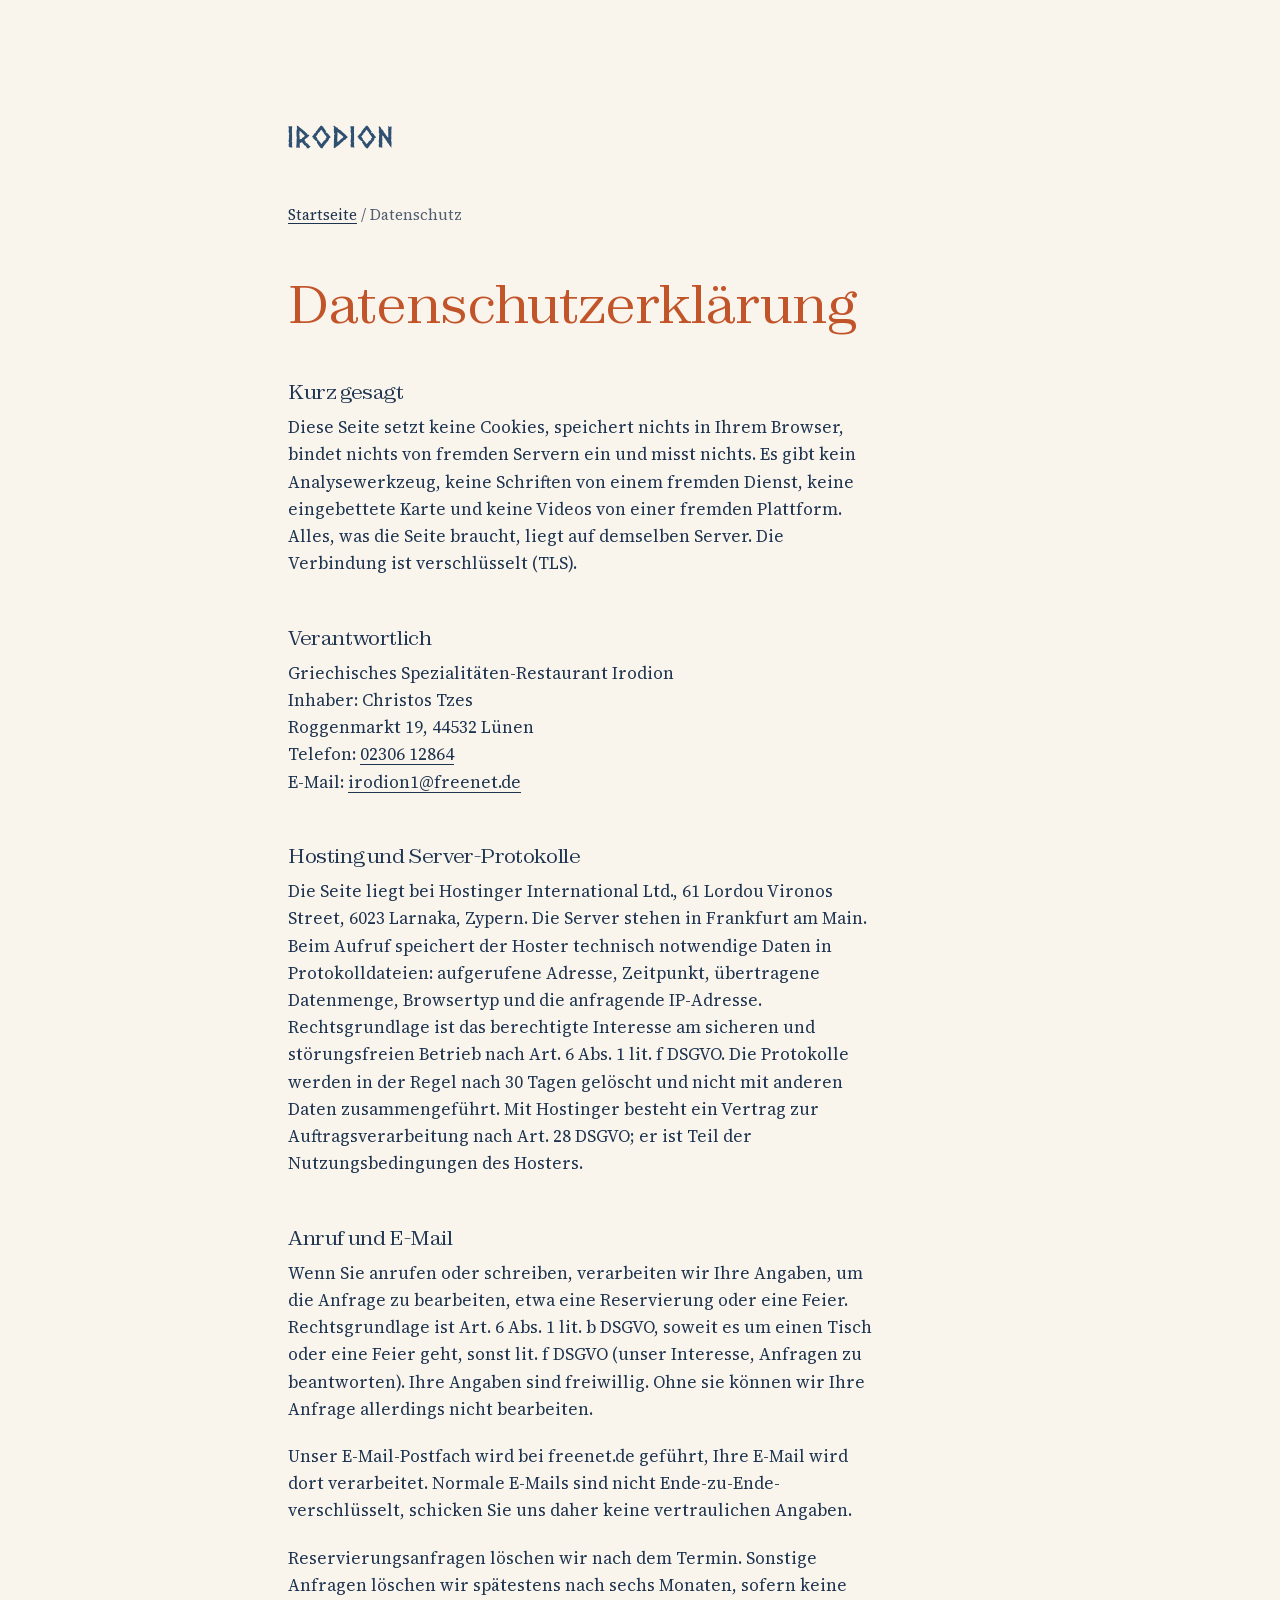
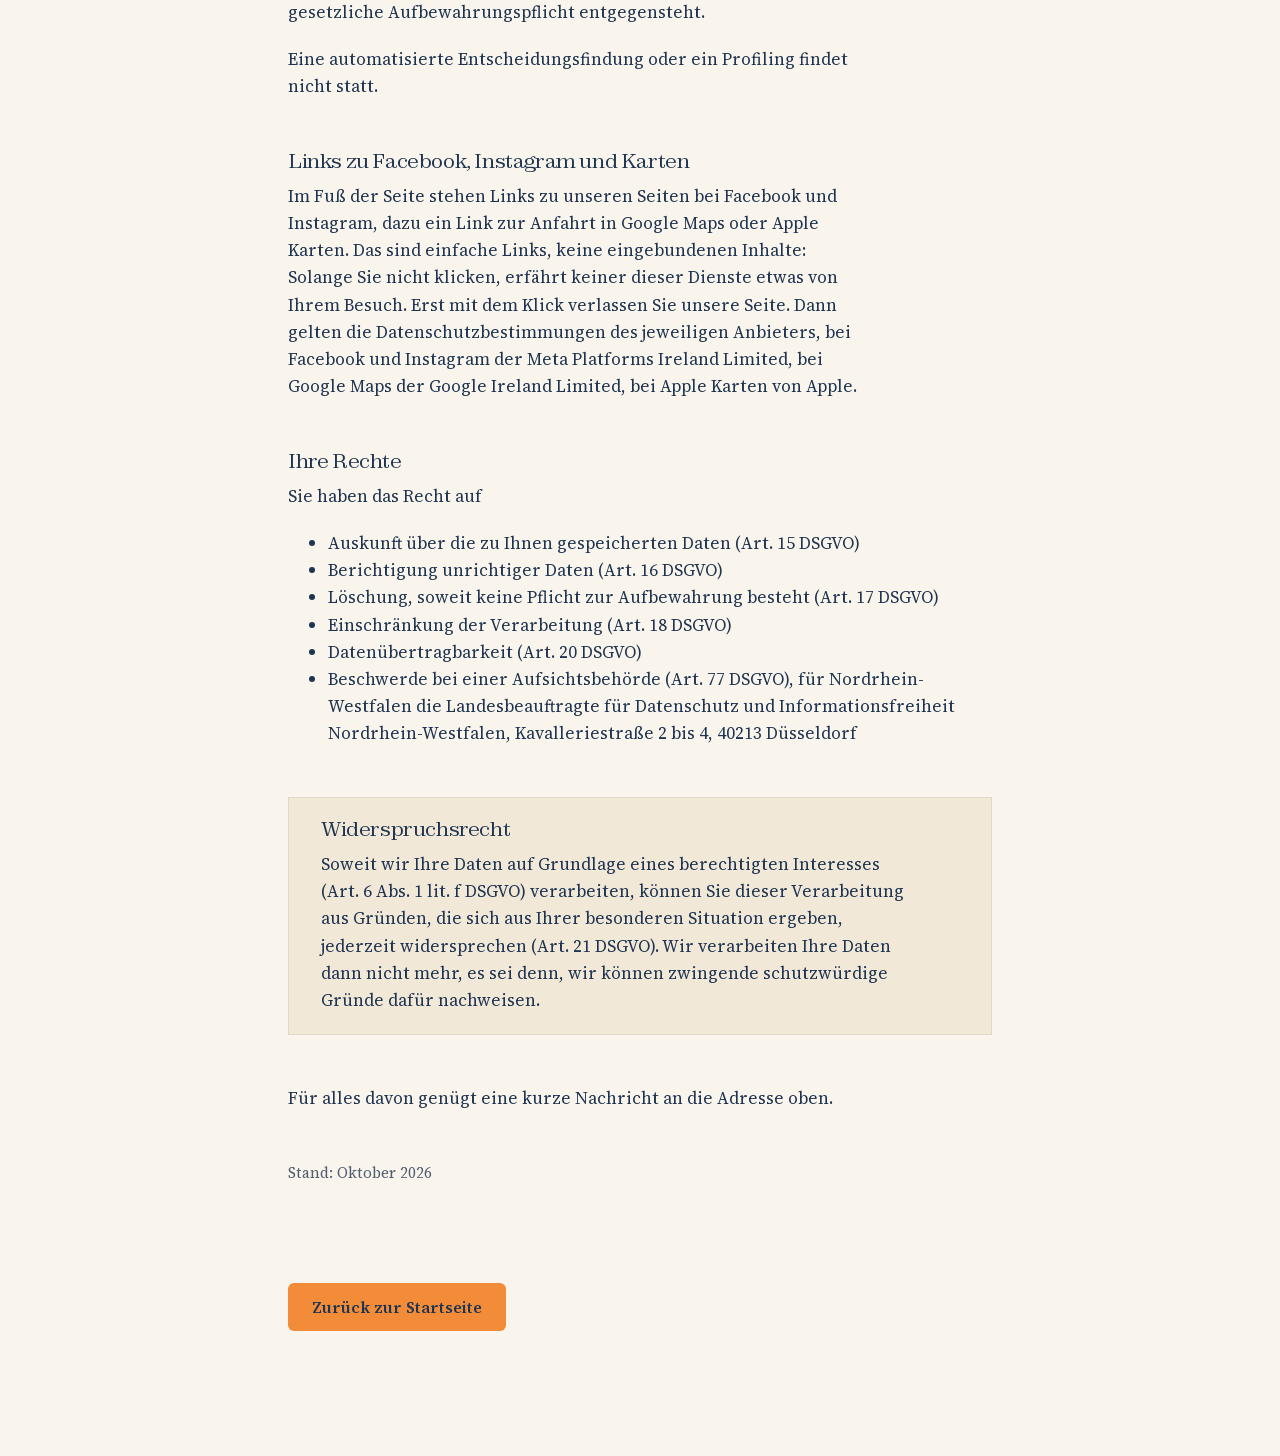
<file: datenschutz.html>
<!DOCTYPE html>
<html lang="de">
<head>
<meta charset="utf-8">
<meta name="viewport" content="width=device-width, initial-scale=1">
<meta name="robots" content="index, follow">
<meta name="description" content="Datenschutz bei Irodion in Lünen: keine Cookies, kein Tracking, keine fremden Dienste. Was beim Besuch der Seite, beim Anruf und bei einer E-Mail geschieht.">
<link rel="canonical" href="https://irodion-luenen.de/datenschutz.html">
<meta name="theme-color" content="#305071">
<link rel="icon" href="/favicon.ico" sizes="48x48">
<link rel="icon" href="/favicon-96.png" type="image/png" sizes="96x96">
<link rel="icon" href="/favicon.svg" type="image/svg+xml">
<link rel="apple-touch-icon" href="/apple-touch-icon.png">
<link rel="manifest" href="/site.webmanifest">
<link rel="stylesheet" href="css/fonts.css?v=7d1404c1">
<link rel="stylesheet" href="css/tokens.css?v=82212bbb">
<link rel="stylesheet" href="css/style.css?v=9dec1ed7">
<title>Datenschutz · Irodion, Griechisches Restaurant in Lünen</title>
</head>
<body>
<svg class="nur-fuer-screenreader" aria-hidden="true" focusable="false"><symbol id="logo" viewBox="75 42 1029 237"><g fill="currentColor" transform="translate(0 336) scale(.1 -.1)"><path d="M1626 2893 c-9 -9 5 -225 15 -245 14 -26 11 -85 -7 -126 -39 -91 -44 -131 -44 -412 0 -253 1 -282 22 -362 22 -86 22 -88 4 -141 -15 -46 -18 -87 -18 -293 0 -147 -5 -279 -13 -344 -21 -157 -24 -258 -9 -271 9 -7 28 -7 66 2 69 15 142 15 200 -1 41 -12 50 -11 72 4 34 22 33 55 -1 116 -26 47 -27 51 -14 92 8 24 16 99 18 168 5 139 13 160 47 117 22 -28 24 -28 52 -14 16 8 38 24 48 36 40 44 89 11 187 -124 102 -142 154 -190 197 -179 29 8 59 -26 73 -82 16 -61 117 -197 160 -214 43 -18 89 7 200 107 92 84 105 109 64 119 -39 10 -123 86 -167 151 -32 47 -158 173 -173 173 -2 0 -20 -8 -39 -17 -29 -13 -40 -14 -61 -5 -32 15 -33 49 -1 62 41 15 41 31 3 64 -38 33 -137 163 -137 181 0 14 106 118 178 174 174 135 300 243 305 260 7 27 -15 54 -68 85 -39 23 -52 26 -96 20 l-51 -7 7 45 c6 42 5 46 -27 70 -31 24 -62 53 -240 226 -43 41 -99 85 -125 97 -27 12 -64 39 -83 60 -38 41 -173 150 -290 235 -41 30 -106 79 -145 110 -72 58 -99 73 -109 63z m384 -623 c52 -49 131 -120 174 -157 100 -86 226 -211 226 -224 0 -34 -99 -125 -237 -217 -34 -23 -47 -44 -58 -95 l-6 -29 -64 7 -64 7 -22 -36 c-13 -23 -28 -36 -38 -34 -14 3 -17 31 -21 228 -5 212 -6 227 -28 261 -12 20 -29 42 -37 49 -8 7 -15 21 -15 31 0 16 8 19 45 19 57 0 67 19 37 71 -26 44 -28 72 -7 89 19 16 19 39 0 64 -20 27 -19 56 3 56 9 0 60 -40 112 -90z"/><path d="M4038 2872 c-57 -3 -57 -3 -124 -75 -37 -40 -75 -90 -86 -112 -12 -25 -34 -49 -56 -60 -32 -18 -67 -64 -91 -120 -5 -11 -24 -39 -42 -62 -111 -136 -154 -204 -154 -241 0 -35 -3 -39 -51 -62 -50 -24 -91 -66 -150 -154 -15 -22 -45 -60 -68 -85 -46 -50 -86 -114 -86 -137 0 -8 9 -23 19 -33 17 -17 24 -18 50 -8 39 14 42 11 50 -62 8 -69 39 -110 121 -162 25 -16 63 -53 86 -82 34 -44 48 -54 90 -64 69 -18 91 -49 54 -80 -27 -24 -26 -26 26 -107 25 -39 69 -107 97 -152 103 -159 146 -219 179 -249 18 -17 41 -45 50 -63 13 -25 24 -32 47 -32 19 0 40 -9 55 -25 14 -14 34 -25 44 -25 25 0 84 65 116 127 13 26 34 54 45 61 12 7 21 18 21 26 0 14 67 109 128 181 18 22 41 49 51 60 9 11 28 38 43 60 15 22 53 67 84 100 150 161 202 246 218 357 10 64 30 85 62 63 35 -23 40 -20 68 41 35 77 34 88 -19 118 -58 35 -76 55 -115 129 -39 73 -62 101 -112 133 -24 15 -39 34 -43 53 -9 40 -19 45 -87 43 -48 -2 -59 1 -68 17 -12 24 1 66 25 75 19 7 13 40 -13 69 -8 9 -20 25 -26 35 -6 11 -41 63 -78 118 -38 54 -94 137 -125 184 -62 92 -149 197 -167 202 -6 2 -37 2 -68 0z m23 -434 c18 -24 56 -68 85 -98 34 -36 69 -88 99 -151 35 -71 74 -127 152 -220 57 -68 115 -145 128 -171 14 -26 29 -49 35 -53 23 -15 6 -48 -60 -113 -79 -78 -87 -104 -39 -121 42 -15 35 -41 -16 -59 -114 -40 -136 -54 -185 -127 -26 -38 -58 -79 -70 -90 -13 -11 -47 -53 -77 -92 -30 -40 -61 -73 -70 -73 -20 0 -53 28 -53 46 0 7 -28 45 -62 86 -35 40 -85 108 -112 150 -29 45 -67 89 -91 106 -43 30 -57 57 -84 159 -9 31 -29 60 -75 106 -71 71 -71 74 -9 135 18 18 33 40 33 48 0 8 30 46 66 85 64 68 65 71 62 117 l-3 47 35 0 c32 0 35 3 38 33 3 27 10 35 40 48 38 15 69 54 132 169 50 90 56 92 101 33z"/><path d="M5243 2855 c-12 -32 5 -95 36 -132 35 -42 38 -70 14 -116 -18 -35 -20 -155 -7 -337 6 -87 9 -98 40 -139 46 -60 46 -98 -2 -151 -32 -35 -36 -44 -30 -77 15 -89 18 -220 7 -282 -7 -37 -14 -174 -16 -306 -1 -132 -6 -330 -10 -440 -7 -181 -6 -202 9 -217 11 -11 23 -14 34 -10 89 40 114 56 146 95 20 25 51 52 69 60 18 9 45 29 61 46 19 20 36 29 47 26 10 -3 20 -1 24 5 3 6 25 20 48 32 53 26 130 96 198 179 64 78 68 81 146 118 41 20 72 44 90 69 93 127 155 180 231 197 44 9 86 46 111 98 30 59 82 112 136 136 30 13 45 26 45 38 0 19 -123 133 -178 166 -18 11 -43 38 -57 61 -31 52 -70 90 -168 160 -114 81 -254 204 -292 258 -27 38 -42 48 -72 53 -52 9 -95 32 -151 82 -26 24 -50 43 -53 43 -9 0 -27 49 -31 79 -3 25 -5 26 -88 45 -33 7 -118 63 -159 104 -18 17 -45 35 -59 38 -15 3 -42 12 -60 20 -42 18 -51 18 -59 -1z m466 -664 c25 -21 64 -47 86 -59 39 -19 118 -83 200 -160 22 -21 77 -68 122 -105 87 -72 99 -90 84 -128 -10 -29 -105 -113 -182 -162 -31 -19 -69 -52 -85 -72 -71 -87 -112 -130 -149 -153 -22 -14 -60 -42 -86 -63 -65 -54 -74 -44 -74 78 1 185 13 598 20 664 6 50 4 72 -8 96 -13 24 -14 38 -6 67 13 45 20 45 78 -3z"/><path d="M8401 2789 c-41 -44 -82 -97 -91 -117 -9 -21 -29 -43 -43 -49 -14 -7 -39 -32 -54 -55 -39 -61 -127 -181 -192 -263 -46 -57 -55 -76 -56 -110 0 -38 -3 -41 -46 -62 -65 -31 -309 -326 -309 -374 0 -27 38 -62 58 -54 40 17 47 11 52 -40 9 -77 35 -110 139 -178 30 -20 67 -56 85 -83 27 -42 37 -49 75 -56 74 -13 102 -55 61 -91 -26 -22 -25 -29 3 -64 13 -15 38 -53 56 -83 17 -30 54 -86 82 -125 27 -38 59 -87 70 -108 11 -21 42 -62 69 -92 27 -30 61 -73 76 -96 22 -35 29 -40 51 -34 18 4 32 0 47 -13 41 -38 64 -37 102 5 20 21 47 62 60 91 14 28 34 57 44 62 10 5 32 34 49 63 17 29 72 105 123 168 51 63 120 149 153 190 33 40 81 98 108 128 59 66 80 106 102 196 26 103 30 108 75 101 37 -6 38 -5 65 48 34 67 30 85 -22 114 -44 24 -103 98 -133 166 -19 44 -46 72 -98 102 -19 11 -35 30 -39 44 -8 35 -30 50 -64 43 -63 -12 -112 24 -89 67 6 11 17 20 25 20 39 0 14 53 -98 205 -32 44 -71 100 -85 125 -41 70 -189 268 -209 278 -10 6 -42 10 -72 10 l-54 1 -76 -80z m158 -371 c21 -29 55 -69 76 -88 20 -19 55 -71 77 -115 52 -102 97 -167 193 -280 69 -81 155 -210 155 -232 0 -5 -31 -40 -70 -78 -78 -78 -83 -92 -40 -123 17 -13 30 -27 30 -33 0 -10 -7 -14 -115 -54 -65 -24 -73 -30 -113 -89 -23 -35 -57 -79 -75 -97 -18 -19 -54 -62 -80 -97 -53 -68 -86 -81 -108 -39 -7 12 -33 47 -59 77 -26 30 -77 98 -112 150 -36 52 -83 109 -105 125 -47 35 -77 84 -87 140 -11 58 -28 84 -91 143 -57 53 -60 64 -24 89 9 7 37 43 62 81 24 37 66 85 92 106 l47 39 -6 59 c-7 61 -2 68 34 48 20 -11 35 2 41 34 2 11 20 28 39 39 42 23 49 33 96 122 48 92 72 125 89 125 8 0 32 -24 54 -52z"/><path d="M872 2820 c-67 -5 -86 -19 -77 -55 7 -27 36 -181 42 -226 3 -23 -1 -46 -10 -60 -26 -42 -8 -289 27 -356 32 -63 33 -101 5 -138 -24 -30 -24 -29 -14 -200 6 -93 3 -148 -11 -245 -18 -125 -26 -251 -18 -281 2 -9 16 -21 29 -27 33 -15 32 -39 -4 -110 -27 -54 -29 -64 -26 -163 1 -58 7 -115 14 -126 6 -12 11 -38 11 -57 0 -39 21 -48 60 -24 15 10 26 9 55 -5 25 -12 61 -17 120 -17 125 0 133 7 96 91 -29 66 -34 125 -17 204 23 110 12 235 -25 282 -35 43 -35 38 -1 69 l27 26 2 356 c1 296 -1 361 -13 379 -18 28 -18 42 1 63 12 13 13 23 5 44 -13 36 -13 80 2 127 9 33 8 45 -7 79 -18 39 -18 44 -2 88 17 49 28 257 14 279 -7 11 -157 13 -285 3z"/><path d="M6925 2796 c-17 -13 -18 -17 -2 -107 9 -52 22 -113 29 -137 11 -37 10 -47 -6 -76 -16 -30 -17 -48 -11 -157 4 -68 14 -142 22 -164 45 -124 45 -122 17 -187 -23 -56 -24 -65 -13 -111 15 -64 6 -303 -16 -402 -8 -38 -15 -101 -15 -139 0 -62 3 -72 30 -102 28 -33 29 -35 15 -73 -7 -22 -20 -50 -28 -63 -20 -31 -20 -243 0 -259 7 -6 13 -29 13 -50 0 -47 12 -55 49 -33 29 17 32 17 63 0 26 -14 53 -17 133 -14 l100 3 -1 30 c-1 17 -9 50 -19 75 -14 37 -16 60 -9 135 4 50 7 137 5 195 -2 97 -4 107 -27 128 -30 29 -30 42 0 75 l23 25 2 360 c1 213 -2 363 -7 366 -11 6 -9 188 3 251 4 27 2 51 -8 74 -13 30 -13 42 -2 80 15 51 24 259 12 279 -12 18 -326 17 -352 -2z"/><path d="M9720 2795 c-20 -24 -8 -171 19 -223 26 -52 27 -78 0 -92 -19 -11 -20 -18 -17 -168 l3 -157 33 -44 c40 -55 41 -87 1 -137 -27 -34 -30 -45 -25 -79 18 -122 17 -235 -3 -388 -28 -215 -28 -257 4 -287 31 -29 32 -58 1 -118 -31 -62 -34 -266 -3 -299 12 -14 15 -29 11 -51 -7 -36 12 -43 60 -21 18 8 29 9 38 2 16 -13 206 -27 231 -18 22 9 22 33 -3 86 -22 48 -28 182 -11 235 5 16 11 64 14 107 4 72 2 81 -19 107 -29 34 -30 47 -5 74 29 31 33 283 6 338 -17 34 -17 39 -3 55 13 14 15 33 11 91 -5 60 -3 76 12 92 21 23 39 14 49 -25 4 -17 16 -27 39 -33 30 -8 32 -11 35 -60 3 -45 7 -55 33 -75 17 -12 47 -44 67 -72 20 -27 59 -79 87 -115 29 -36 64 -91 78 -122 14 -32 42 -84 63 -115 20 -32 52 -81 70 -110 24 -37 41 -53 63 -58 39 -8 48 -20 56 -79 6 -39 20 -64 69 -125 34 -42 76 -97 93 -121 42 -62 67 -82 95 -78 32 4 35 40 5 80 -49 65 -50 74 -21 117 l26 40 -7 201 c-7 192 -9 203 -31 230 -29 34 -30 43 -3 80 21 28 21 30 5 55 -17 26 -17 28 3 49 20 21 20 26 9 161 -13 169 -13 157 1 375 9 142 8 183 -3 220 -11 37 -11 53 0 95 8 27 14 84 14 125 1 41 5 111 9 155 11 98 7 108 -33 101 -88 -15 -97 -19 -112 -47 -19 -38 -23 -37 -73 16 -44 47 -67 54 -116 35 -20 -7 -26 -15 -22 -28 4 -9 15 -43 27 -75 l21 -58 -21 -73 c-24 -87 -24 -114 -1 -185 16 -49 16 -60 3 -128 -12 -61 -13 -80 -2 -113 10 -30 10 -55 2 -111 -9 -57 -8 -90 3 -154 15 -85 9 -165 -12 -172 -7 -3 -22 8 -35 23 -13 15 -37 44 -54 63 -62 71 -196 257 -225 312 -21 39 -42 63 -70 78 -24 14 -41 32 -44 47 -3 13 -7 36 -10 50 -6 29 -29 63 -90 139 -23 28 -51 64 -63 82 -16 23 -32 33 -55 35 -30 3 -32 5 -35 49 -3 39 -12 56 -73 130 -39 46 -78 87 -87 91 -30 12 -69 8 -82 -7z"/></g></symbol></svg>
<a class="sprungmarke" href="#main">Zum Inhalt springen</a>
<main id="main" tabindex="-1" class="blatt">
<div class="blatt__innen">
<a class="logo-link" href="/" aria-label="Irodion, zur Startseite"><svg class="logo" viewBox="0 0 1029 237" aria-hidden="true" focusable="false"><use href="#logo" width="1029" height="237"/></svg></a>
<nav class="brotkrumen" aria-label="Brotkrumen"><a href="/">Startseite</a> <span aria-hidden="true">/</span> <span aria-current="page">Datenschutz</span></nav>
<script type="application/ld+json">
{
  "@context": "https://schema.org",
  "@type": "BreadcrumbList",
  "itemListElement": [
    { "@type": "ListItem", "position": 1, "name": "Startseite", "item": "https://irodion-luenen.de/" },
    { "@type": "ListItem", "position": 2, "name": "Datenschutz", "item": "https://irodion-luenen.de/datenschutz.html" }
  ]
}
</script>

<h1>Datenschutzerklärung</h1>

<h2>Kurz gesagt</h2>
<p>Diese Seite setzt keine Cookies, speichert nichts in Ihrem Browser, bindet
nichts von fremden Servern ein und misst nichts. Es gibt kein Analysewerkzeug,
keine Schriften von einem fremden Dienst, keine eingebettete Karte und keine
Videos von einer fremden Plattform. Alles, was die Seite braucht, liegt auf
demselben Server. Die Verbindung ist verschlüsselt (TLS).</p>

<h2>Verantwortlich</h2>
<address>
  Griechisches Spezialitäten-Restaurant Irodion<br>
  Inhaber: Christos Tzes<br>
  Roggenmarkt 19, 44532 Lünen<br>
  Telefon: <a href="tel:+49230612864">02306&nbsp;12864</a><br>
  E-Mail: <a href="mailto:irodion1@freenet.de">irodion1@freenet.de</a>
</address>

<h2>Hosting und Server-Protokolle</h2>
<p>Die Seite liegt bei Hostinger International Ltd., 61 Lordou Vironos Street,
6023 Larnaka, Zypern. Die Server stehen in Frankfurt am Main. Beim Aufruf
speichert der Hoster technisch notwendige Daten in Protokolldateien: aufgerufene
Adresse, Zeitpunkt, übertragene Datenmenge, Browsertyp und die anfragende
IP-Adresse. Rechtsgrundlage ist das berechtigte Interesse am sicheren und
störungsfreien Betrieb nach Art. 6 Abs. 1 lit. f DSGVO. Die Protokolle werden in
der Regel nach 30 Tagen gelöscht und nicht mit anderen Daten zusammengeführt.
Mit Hostinger besteht ein Vertrag zur Auftragsverarbeitung nach Art. 28 DSGVO;
er ist Teil der Nutzungsbedingungen des Hosters.</p>

<h2>Anruf und E-Mail</h2>
<p>Wenn Sie anrufen oder schreiben, verarbeiten wir Ihre Angaben, um die
Anfrage zu bearbeiten, etwa eine Reservierung oder eine Feier. Rechtsgrundlage
ist Art. 6 Abs. 1 lit. b DSGVO, soweit es um einen Tisch oder eine Feier geht,
sonst lit. f DSGVO (unser Interesse, Anfragen zu beantworten). Ihre Angaben sind
freiwillig. Ohne sie können wir Ihre Anfrage allerdings nicht bearbeiten.</p>
<p>Unser E-Mail-Postfach wird bei freenet.de geführt, Ihre E-Mail wird dort
verarbeitet. Normale E-Mails sind nicht Ende-zu-Ende-verschlüsselt, schicken Sie
uns daher keine vertraulichen Angaben.</p>
<p>Reservierungsanfragen löschen wir nach dem Termin. Sonstige Anfragen löschen
wir spätestens nach sechs Monaten, sofern keine gesetzliche Aufbewahrungspflicht
entgegensteht.</p>
<p>Eine automatisierte Entscheidungsfindung oder ein Profiling findet nicht statt.</p>

<h2>Links zu Facebook, Instagram und Karten</h2>
<p>Im Fuß der Seite stehen Links zu unseren Seiten bei Facebook und Instagram,
dazu ein Link zur Anfahrt in Google Maps oder Apple Karten. Das sind einfache
Links, keine eingebundenen Inhalte: Solange Sie nicht klicken, erfährt keiner
dieser Dienste etwas von Ihrem Besuch. Erst mit dem Klick verlassen Sie unsere
Seite. Dann gelten die Datenschutzbestimmungen des jeweiligen Anbieters, bei
Facebook und Instagram der Meta Platforms Ireland Limited, bei Google Maps der
Google Ireland Limited, bei Apple Karten von Apple.</p>

<h2>Ihre Rechte</h2>
<p>Sie haben das Recht auf</p>
<ul>
  <li>Auskunft über die zu Ihnen gespeicherten Daten (Art. 15 DSGVO)</li>
  <li>Berichtigung unrichtiger Daten (Art. 16 DSGVO)</li>
  <li>Löschung, soweit keine Pflicht zur Aufbewahrung besteht (Art. 17 DSGVO)</li>
  <li>Einschränkung der Verarbeitung (Art. 18 DSGVO)</li>
  <li>Datenübertragbarkeit (Art. 20 DSGVO)</li>
  <li>Beschwerde bei einer Aufsichtsbehörde (Art. 77 DSGVO), für
  Nordrhein-Westfalen die Landesbeauftragte für Datenschutz und
  Informationsfreiheit Nordrhein-Westfalen, Kavalleriestraße 2 bis 4,
  40213 Düsseldorf</li>
</ul>

<section class="blatt__abgesetzt" aria-labelledby="widerspruch">
  <h2 id="widerspruch">Widerspruchsrecht</h2>
  <p>Soweit wir Ihre Daten auf Grundlage eines berechtigten Interesses (Art. 6
  Abs. 1 lit. f DSGVO) verarbeiten, können Sie dieser Verarbeitung aus Gründen,
  die sich aus Ihrer besonderen Situation ergeben, jederzeit widersprechen
  (Art. 21 DSGVO). Wir verarbeiten Ihre Daten dann nicht mehr, es sei denn, wir
  können zwingende schutzwürdige Gründe dafür nachweisen.</p>
</section>

<p>Für alles davon genügt eine kurze Nachricht an die Adresse oben.</p>

<p class="blatt__stand">Stand: Oktober 2026</p>

<a class="zurueck knopf" href="/">Zurück zur Startseite</a>
</div>
</main>
</body>
</html>
</file>
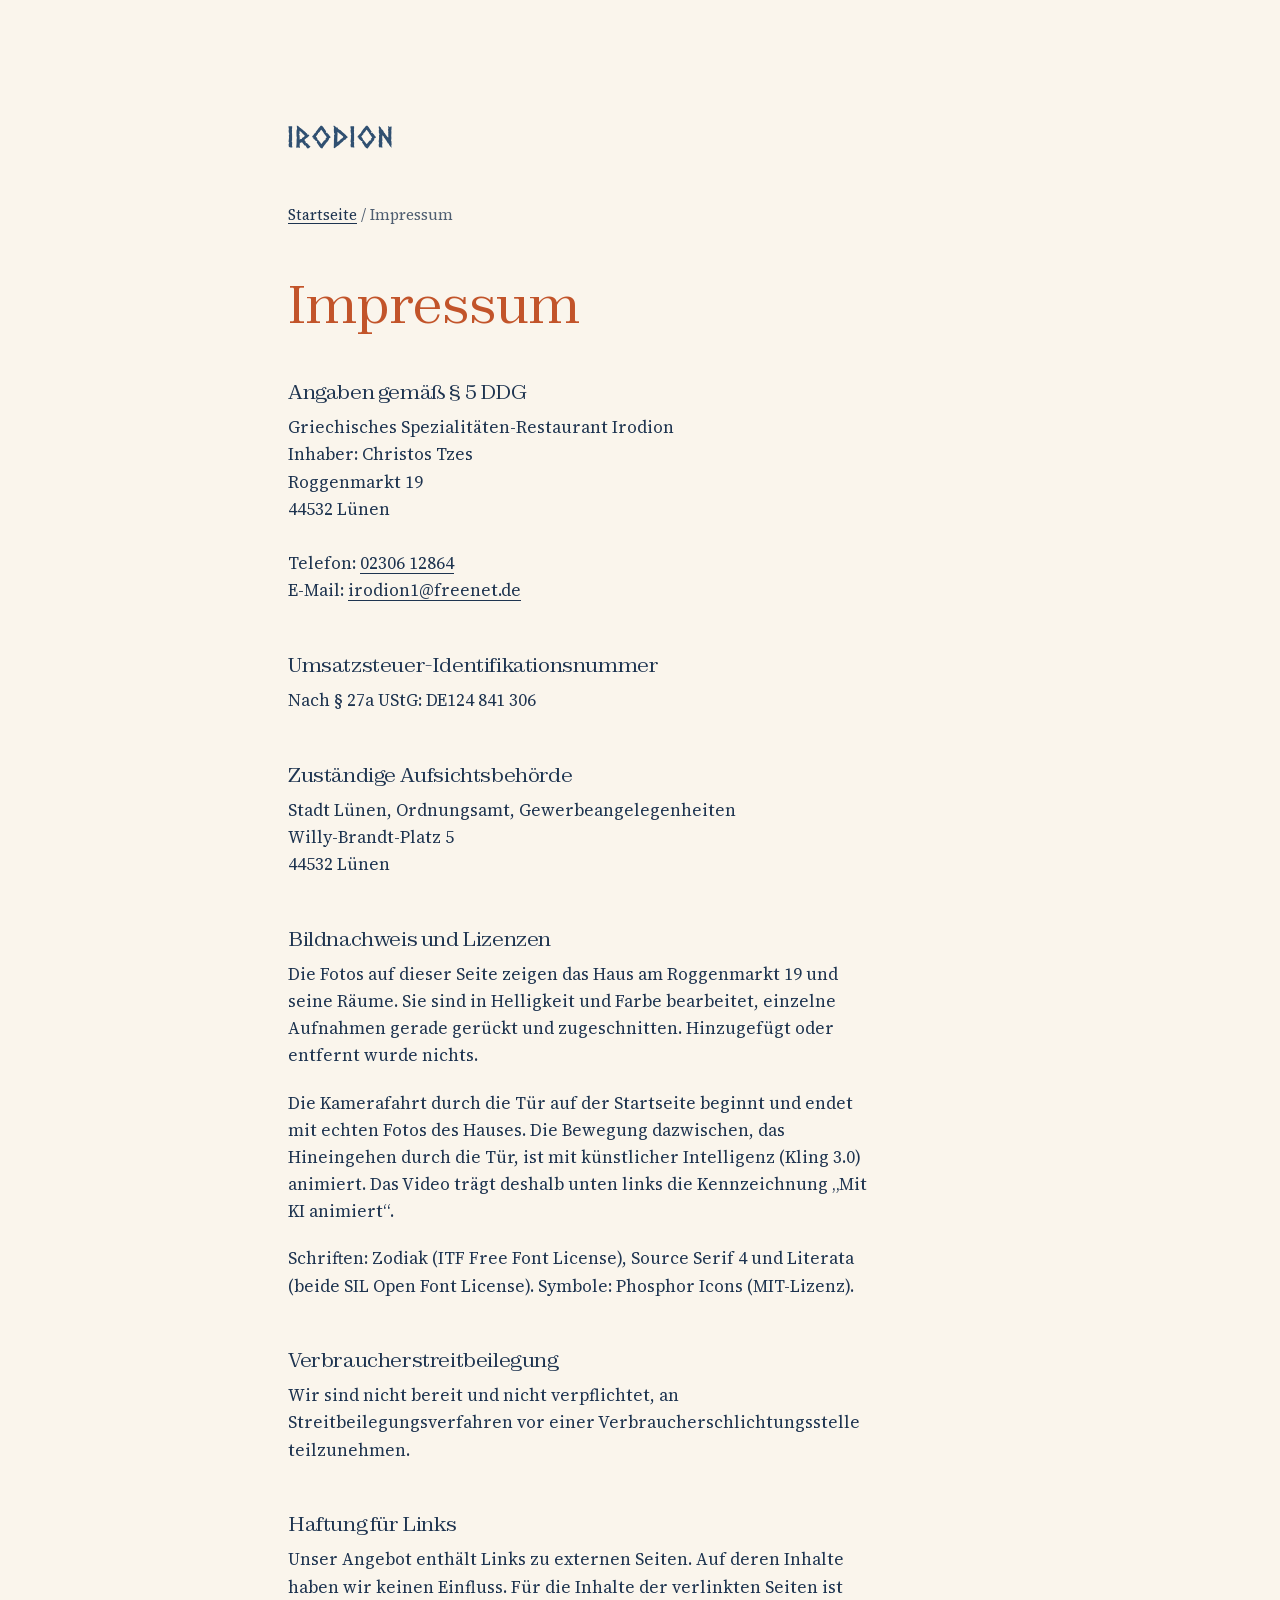
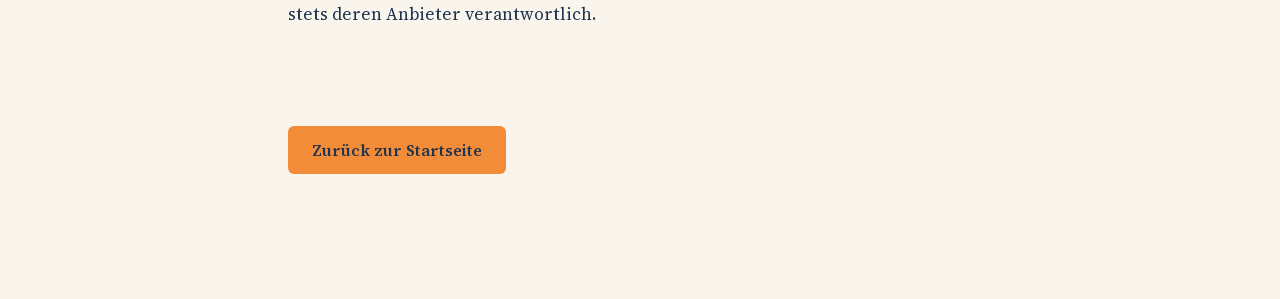
<file: impressum.html>
<!DOCTYPE html>
<html lang="de">
<head>
<meta charset="utf-8">
<meta name="viewport" content="width=device-width, initial-scale=1">
<meta name="robots" content="index, follow">
<meta name="description" content="Impressum des Griechischen Spezialitäten-Restaurants Irodion, Roggenmarkt 19, 44532 Lünen. Inhaber Christos Tzes, Tel. 02306 12864, irodion1@freenet.de.">
<link rel="canonical" href="https://irodion-luenen.de/impressum.html">
<meta name="theme-color" content="#305071">
<link rel="icon" href="/favicon.ico" sizes="48x48">
<link rel="icon" href="/favicon-96.png" type="image/png" sizes="96x96">
<link rel="icon" href="/favicon.svg" type="image/svg+xml">
<link rel="apple-touch-icon" href="/apple-touch-icon.png">
<link rel="manifest" href="/site.webmanifest">
<link rel="stylesheet" href="css/fonts.css?v=7d1404c1">
<link rel="stylesheet" href="css/tokens.css?v=82212bbb">
<link rel="stylesheet" href="css/style.css?v=9dec1ed7">
<title>Impressum · Irodion, Griechisches Restaurant in Lünen</title>
</head>
<body>
<svg class="nur-fuer-screenreader" aria-hidden="true" focusable="false"><symbol id="logo" viewBox="75 42 1029 237"><g fill="currentColor" transform="translate(0 336) scale(.1 -.1)"><path d="M1626 2893 c-9 -9 5 -225 15 -245 14 -26 11 -85 -7 -126 -39 -91 -44 -131 -44 -412 0 -253 1 -282 22 -362 22 -86 22 -88 4 -141 -15 -46 -18 -87 -18 -293 0 -147 -5 -279 -13 -344 -21 -157 -24 -258 -9 -271 9 -7 28 -7 66 2 69 15 142 15 200 -1 41 -12 50 -11 72 4 34 22 33 55 -1 116 -26 47 -27 51 -14 92 8 24 16 99 18 168 5 139 13 160 47 117 22 -28 24 -28 52 -14 16 8 38 24 48 36 40 44 89 11 187 -124 102 -142 154 -190 197 -179 29 8 59 -26 73 -82 16 -61 117 -197 160 -214 43 -18 89 7 200 107 92 84 105 109 64 119 -39 10 -123 86 -167 151 -32 47 -158 173 -173 173 -2 0 -20 -8 -39 -17 -29 -13 -40 -14 -61 -5 -32 15 -33 49 -1 62 41 15 41 31 3 64 -38 33 -137 163 -137 181 0 14 106 118 178 174 174 135 300 243 305 260 7 27 -15 54 -68 85 -39 23 -52 26 -96 20 l-51 -7 7 45 c6 42 5 46 -27 70 -31 24 -62 53 -240 226 -43 41 -99 85 -125 97 -27 12 -64 39 -83 60 -38 41 -173 150 -290 235 -41 30 -106 79 -145 110 -72 58 -99 73 -109 63z m384 -623 c52 -49 131 -120 174 -157 100 -86 226 -211 226 -224 0 -34 -99 -125 -237 -217 -34 -23 -47 -44 -58 -95 l-6 -29 -64 7 -64 7 -22 -36 c-13 -23 -28 -36 -38 -34 -14 3 -17 31 -21 228 -5 212 -6 227 -28 261 -12 20 -29 42 -37 49 -8 7 -15 21 -15 31 0 16 8 19 45 19 57 0 67 19 37 71 -26 44 -28 72 -7 89 19 16 19 39 0 64 -20 27 -19 56 3 56 9 0 60 -40 112 -90z"/><path d="M4038 2872 c-57 -3 -57 -3 -124 -75 -37 -40 -75 -90 -86 -112 -12 -25 -34 -49 -56 -60 -32 -18 -67 -64 -91 -120 -5 -11 -24 -39 -42 -62 -111 -136 -154 -204 -154 -241 0 -35 -3 -39 -51 -62 -50 -24 -91 -66 -150 -154 -15 -22 -45 -60 -68 -85 -46 -50 -86 -114 -86 -137 0 -8 9 -23 19 -33 17 -17 24 -18 50 -8 39 14 42 11 50 -62 8 -69 39 -110 121 -162 25 -16 63 -53 86 -82 34 -44 48 -54 90 -64 69 -18 91 -49 54 -80 -27 -24 -26 -26 26 -107 25 -39 69 -107 97 -152 103 -159 146 -219 179 -249 18 -17 41 -45 50 -63 13 -25 24 -32 47 -32 19 0 40 -9 55 -25 14 -14 34 -25 44 -25 25 0 84 65 116 127 13 26 34 54 45 61 12 7 21 18 21 26 0 14 67 109 128 181 18 22 41 49 51 60 9 11 28 38 43 60 15 22 53 67 84 100 150 161 202 246 218 357 10 64 30 85 62 63 35 -23 40 -20 68 41 35 77 34 88 -19 118 -58 35 -76 55 -115 129 -39 73 -62 101 -112 133 -24 15 -39 34 -43 53 -9 40 -19 45 -87 43 -48 -2 -59 1 -68 17 -12 24 1 66 25 75 19 7 13 40 -13 69 -8 9 -20 25 -26 35 -6 11 -41 63 -78 118 -38 54 -94 137 -125 184 -62 92 -149 197 -167 202 -6 2 -37 2 -68 0z m23 -434 c18 -24 56 -68 85 -98 34 -36 69 -88 99 -151 35 -71 74 -127 152 -220 57 -68 115 -145 128 -171 14 -26 29 -49 35 -53 23 -15 6 -48 -60 -113 -79 -78 -87 -104 -39 -121 42 -15 35 -41 -16 -59 -114 -40 -136 -54 -185 -127 -26 -38 -58 -79 -70 -90 -13 -11 -47 -53 -77 -92 -30 -40 -61 -73 -70 -73 -20 0 -53 28 -53 46 0 7 -28 45 -62 86 -35 40 -85 108 -112 150 -29 45 -67 89 -91 106 -43 30 -57 57 -84 159 -9 31 -29 60 -75 106 -71 71 -71 74 -9 135 18 18 33 40 33 48 0 8 30 46 66 85 64 68 65 71 62 117 l-3 47 35 0 c32 0 35 3 38 33 3 27 10 35 40 48 38 15 69 54 132 169 50 90 56 92 101 33z"/><path d="M5243 2855 c-12 -32 5 -95 36 -132 35 -42 38 -70 14 -116 -18 -35 -20 -155 -7 -337 6 -87 9 -98 40 -139 46 -60 46 -98 -2 -151 -32 -35 -36 -44 -30 -77 15 -89 18 -220 7 -282 -7 -37 -14 -174 -16 -306 -1 -132 -6 -330 -10 -440 -7 -181 -6 -202 9 -217 11 -11 23 -14 34 -10 89 40 114 56 146 95 20 25 51 52 69 60 18 9 45 29 61 46 19 20 36 29 47 26 10 -3 20 -1 24 5 3 6 25 20 48 32 53 26 130 96 198 179 64 78 68 81 146 118 41 20 72 44 90 69 93 127 155 180 231 197 44 9 86 46 111 98 30 59 82 112 136 136 30 13 45 26 45 38 0 19 -123 133 -178 166 -18 11 -43 38 -57 61 -31 52 -70 90 -168 160 -114 81 -254 204 -292 258 -27 38 -42 48 -72 53 -52 9 -95 32 -151 82 -26 24 -50 43 -53 43 -9 0 -27 49 -31 79 -3 25 -5 26 -88 45 -33 7 -118 63 -159 104 -18 17 -45 35 -59 38 -15 3 -42 12 -60 20 -42 18 -51 18 -59 -1z m466 -664 c25 -21 64 -47 86 -59 39 -19 118 -83 200 -160 22 -21 77 -68 122 -105 87 -72 99 -90 84 -128 -10 -29 -105 -113 -182 -162 -31 -19 -69 -52 -85 -72 -71 -87 -112 -130 -149 -153 -22 -14 -60 -42 -86 -63 -65 -54 -74 -44 -74 78 1 185 13 598 20 664 6 50 4 72 -8 96 -13 24 -14 38 -6 67 13 45 20 45 78 -3z"/><path d="M8401 2789 c-41 -44 -82 -97 -91 -117 -9 -21 -29 -43 -43 -49 -14 -7 -39 -32 -54 -55 -39 -61 -127 -181 -192 -263 -46 -57 -55 -76 -56 -110 0 -38 -3 -41 -46 -62 -65 -31 -309 -326 -309 -374 0 -27 38 -62 58 -54 40 17 47 11 52 -40 9 -77 35 -110 139 -178 30 -20 67 -56 85 -83 27 -42 37 -49 75 -56 74 -13 102 -55 61 -91 -26 -22 -25 -29 3 -64 13 -15 38 -53 56 -83 17 -30 54 -86 82 -125 27 -38 59 -87 70 -108 11 -21 42 -62 69 -92 27 -30 61 -73 76 -96 22 -35 29 -40 51 -34 18 4 32 0 47 -13 41 -38 64 -37 102 5 20 21 47 62 60 91 14 28 34 57 44 62 10 5 32 34 49 63 17 29 72 105 123 168 51 63 120 149 153 190 33 40 81 98 108 128 59 66 80 106 102 196 26 103 30 108 75 101 37 -6 38 -5 65 48 34 67 30 85 -22 114 -44 24 -103 98 -133 166 -19 44 -46 72 -98 102 -19 11 -35 30 -39 44 -8 35 -30 50 -64 43 -63 -12 -112 24 -89 67 6 11 17 20 25 20 39 0 14 53 -98 205 -32 44 -71 100 -85 125 -41 70 -189 268 -209 278 -10 6 -42 10 -72 10 l-54 1 -76 -80z m158 -371 c21 -29 55 -69 76 -88 20 -19 55 -71 77 -115 52 -102 97 -167 193 -280 69 -81 155 -210 155 -232 0 -5 -31 -40 -70 -78 -78 -78 -83 -92 -40 -123 17 -13 30 -27 30 -33 0 -10 -7 -14 -115 -54 -65 -24 -73 -30 -113 -89 -23 -35 -57 -79 -75 -97 -18 -19 -54 -62 -80 -97 -53 -68 -86 -81 -108 -39 -7 12 -33 47 -59 77 -26 30 -77 98 -112 150 -36 52 -83 109 -105 125 -47 35 -77 84 -87 140 -11 58 -28 84 -91 143 -57 53 -60 64 -24 89 9 7 37 43 62 81 24 37 66 85 92 106 l47 39 -6 59 c-7 61 -2 68 34 48 20 -11 35 2 41 34 2 11 20 28 39 39 42 23 49 33 96 122 48 92 72 125 89 125 8 0 32 -24 54 -52z"/><path d="M872 2820 c-67 -5 -86 -19 -77 -55 7 -27 36 -181 42 -226 3 -23 -1 -46 -10 -60 -26 -42 -8 -289 27 -356 32 -63 33 -101 5 -138 -24 -30 -24 -29 -14 -200 6 -93 3 -148 -11 -245 -18 -125 -26 -251 -18 -281 2 -9 16 -21 29 -27 33 -15 32 -39 -4 -110 -27 -54 -29 -64 -26 -163 1 -58 7 -115 14 -126 6 -12 11 -38 11 -57 0 -39 21 -48 60 -24 15 10 26 9 55 -5 25 -12 61 -17 120 -17 125 0 133 7 96 91 -29 66 -34 125 -17 204 23 110 12 235 -25 282 -35 43 -35 38 -1 69 l27 26 2 356 c1 296 -1 361 -13 379 -18 28 -18 42 1 63 12 13 13 23 5 44 -13 36 -13 80 2 127 9 33 8 45 -7 79 -18 39 -18 44 -2 88 17 49 28 257 14 279 -7 11 -157 13 -285 3z"/><path d="M6925 2796 c-17 -13 -18 -17 -2 -107 9 -52 22 -113 29 -137 11 -37 10 -47 -6 -76 -16 -30 -17 -48 -11 -157 4 -68 14 -142 22 -164 45 -124 45 -122 17 -187 -23 -56 -24 -65 -13 -111 15 -64 6 -303 -16 -402 -8 -38 -15 -101 -15 -139 0 -62 3 -72 30 -102 28 -33 29 -35 15 -73 -7 -22 -20 -50 -28 -63 -20 -31 -20 -243 0 -259 7 -6 13 -29 13 -50 0 -47 12 -55 49 -33 29 17 32 17 63 0 26 -14 53 -17 133 -14 l100 3 -1 30 c-1 17 -9 50 -19 75 -14 37 -16 60 -9 135 4 50 7 137 5 195 -2 97 -4 107 -27 128 -30 29 -30 42 0 75 l23 25 2 360 c1 213 -2 363 -7 366 -11 6 -9 188 3 251 4 27 2 51 -8 74 -13 30 -13 42 -2 80 15 51 24 259 12 279 -12 18 -326 17 -352 -2z"/><path d="M9720 2795 c-20 -24 -8 -171 19 -223 26 -52 27 -78 0 -92 -19 -11 -20 -18 -17 -168 l3 -157 33 -44 c40 -55 41 -87 1 -137 -27 -34 -30 -45 -25 -79 18 -122 17 -235 -3 -388 -28 -215 -28 -257 4 -287 31 -29 32 -58 1 -118 -31 -62 -34 -266 -3 -299 12 -14 15 -29 11 -51 -7 -36 12 -43 60 -21 18 8 29 9 38 2 16 -13 206 -27 231 -18 22 9 22 33 -3 86 -22 48 -28 182 -11 235 5 16 11 64 14 107 4 72 2 81 -19 107 -29 34 -30 47 -5 74 29 31 33 283 6 338 -17 34 -17 39 -3 55 13 14 15 33 11 91 -5 60 -3 76 12 92 21 23 39 14 49 -25 4 -17 16 -27 39 -33 30 -8 32 -11 35 -60 3 -45 7 -55 33 -75 17 -12 47 -44 67 -72 20 -27 59 -79 87 -115 29 -36 64 -91 78 -122 14 -32 42 -84 63 -115 20 -32 52 -81 70 -110 24 -37 41 -53 63 -58 39 -8 48 -20 56 -79 6 -39 20 -64 69 -125 34 -42 76 -97 93 -121 42 -62 67 -82 95 -78 32 4 35 40 5 80 -49 65 -50 74 -21 117 l26 40 -7 201 c-7 192 -9 203 -31 230 -29 34 -30 43 -3 80 21 28 21 30 5 55 -17 26 -17 28 3 49 20 21 20 26 9 161 -13 169 -13 157 1 375 9 142 8 183 -3 220 -11 37 -11 53 0 95 8 27 14 84 14 125 1 41 5 111 9 155 11 98 7 108 -33 101 -88 -15 -97 -19 -112 -47 -19 -38 -23 -37 -73 16 -44 47 -67 54 -116 35 -20 -7 -26 -15 -22 -28 4 -9 15 -43 27 -75 l21 -58 -21 -73 c-24 -87 -24 -114 -1 -185 16 -49 16 -60 3 -128 -12 -61 -13 -80 -2 -113 10 -30 10 -55 2 -111 -9 -57 -8 -90 3 -154 15 -85 9 -165 -12 -172 -7 -3 -22 8 -35 23 -13 15 -37 44 -54 63 -62 71 -196 257 -225 312 -21 39 -42 63 -70 78 -24 14 -41 32 -44 47 -3 13 -7 36 -10 50 -6 29 -29 63 -90 139 -23 28 -51 64 -63 82 -16 23 -32 33 -55 35 -30 3 -32 5 -35 49 -3 39 -12 56 -73 130 -39 46 -78 87 -87 91 -30 12 -69 8 -82 -7z"/></g></symbol></svg>
<a class="sprungmarke" href="#main">Zum Inhalt springen</a>
<main id="main" tabindex="-1" class="blatt">
<div class="blatt__innen">
<a class="logo-link" href="/" aria-label="Irodion, zur Startseite"><svg class="logo" viewBox="0 0 1029 237" aria-hidden="true" focusable="false"><use href="#logo" width="1029" height="237"/></svg></a>
<nav class="brotkrumen" aria-label="Brotkrumen"><a href="/">Startseite</a> <span aria-hidden="true">/</span> <span aria-current="page">Impressum</span></nav>
<script type="application/ld+json">
{
  "@context": "https://schema.org",
  "@type": "BreadcrumbList",
  "itemListElement": [
    { "@type": "ListItem", "position": 1, "name": "Startseite", "item": "https://irodion-luenen.de/" },
    { "@type": "ListItem", "position": 2, "name": "Impressum", "item": "https://irodion-luenen.de/impressum.html" }
  ]
}
</script>

<h1>Impressum</h1>

<h2>Angaben gemäß § 5 DDG</h2>
<address>
  Griechisches Spezialitäten-Restaurant Irodion<br>
  Inhaber: Christos Tzes<br>
  Roggenmarkt 19<br>
  44532 Lünen<br><br>
  Telefon: <a href="tel:+49230612864">02306&nbsp;12864</a><br>
  E-Mail: <a href="mailto:irodion1@freenet.de">irodion1@freenet.de</a>
</address>

<h2>Umsatzsteuer-Identifikationsnummer</h2>
<p>Nach § 27a UStG: DE124 841 306</p>

<h2>Zuständige Aufsichtsbehörde</h2>
<address>
  Stadt Lünen, Ordnungsamt, Gewerbeangelegenheiten<br>
  Willy-Brandt-Platz 5<br>
  44532 Lünen
</address>

<h2>Bildnachweis und Lizenzen</h2>
<p>Die Fotos auf dieser Seite zeigen das Haus am Roggenmarkt 19 und seine Räume.
Sie sind in Helligkeit und Farbe bearbeitet, einzelne Aufnahmen gerade gerückt
und zugeschnitten. Hinzugefügt oder entfernt wurde nichts.</p>
<p>Die Kamerafahrt durch die Tür auf der Startseite beginnt und endet mit echten
Fotos des Hauses. Die Bewegung dazwischen, das Hineingehen durch die Tür, ist mit
künstlicher Intelligenz (Kling 3.0) animiert. Das Video trägt deshalb unten links
die Kennzeichnung „Mit KI animiert“.</p>
<p>Schriften: Zodiak (ITF Free Font License), Source Serif 4 und Literata (beide SIL Open Font License).
Symbole: Phosphor Icons (MIT-Lizenz).</p>

<h2>Verbraucherstreitbeilegung</h2>
<p>Wir sind nicht bereit und nicht verpflichtet, an Streitbeilegungsverfahren vor
einer Verbraucherschlichtungsstelle teilzunehmen.</p>

<h2>Haftung für Links</h2>
<p>Unser Angebot enthält Links zu externen Seiten. Auf deren Inhalte haben wir
keinen Einfluss. Für die Inhalte der verlinkten Seiten ist stets deren
Anbieter verantwortlich.</p>

<a class="zurueck knopf" href="/">Zurück zur Startseite</a>
</div>
</main>
</body>
</html>
</file>
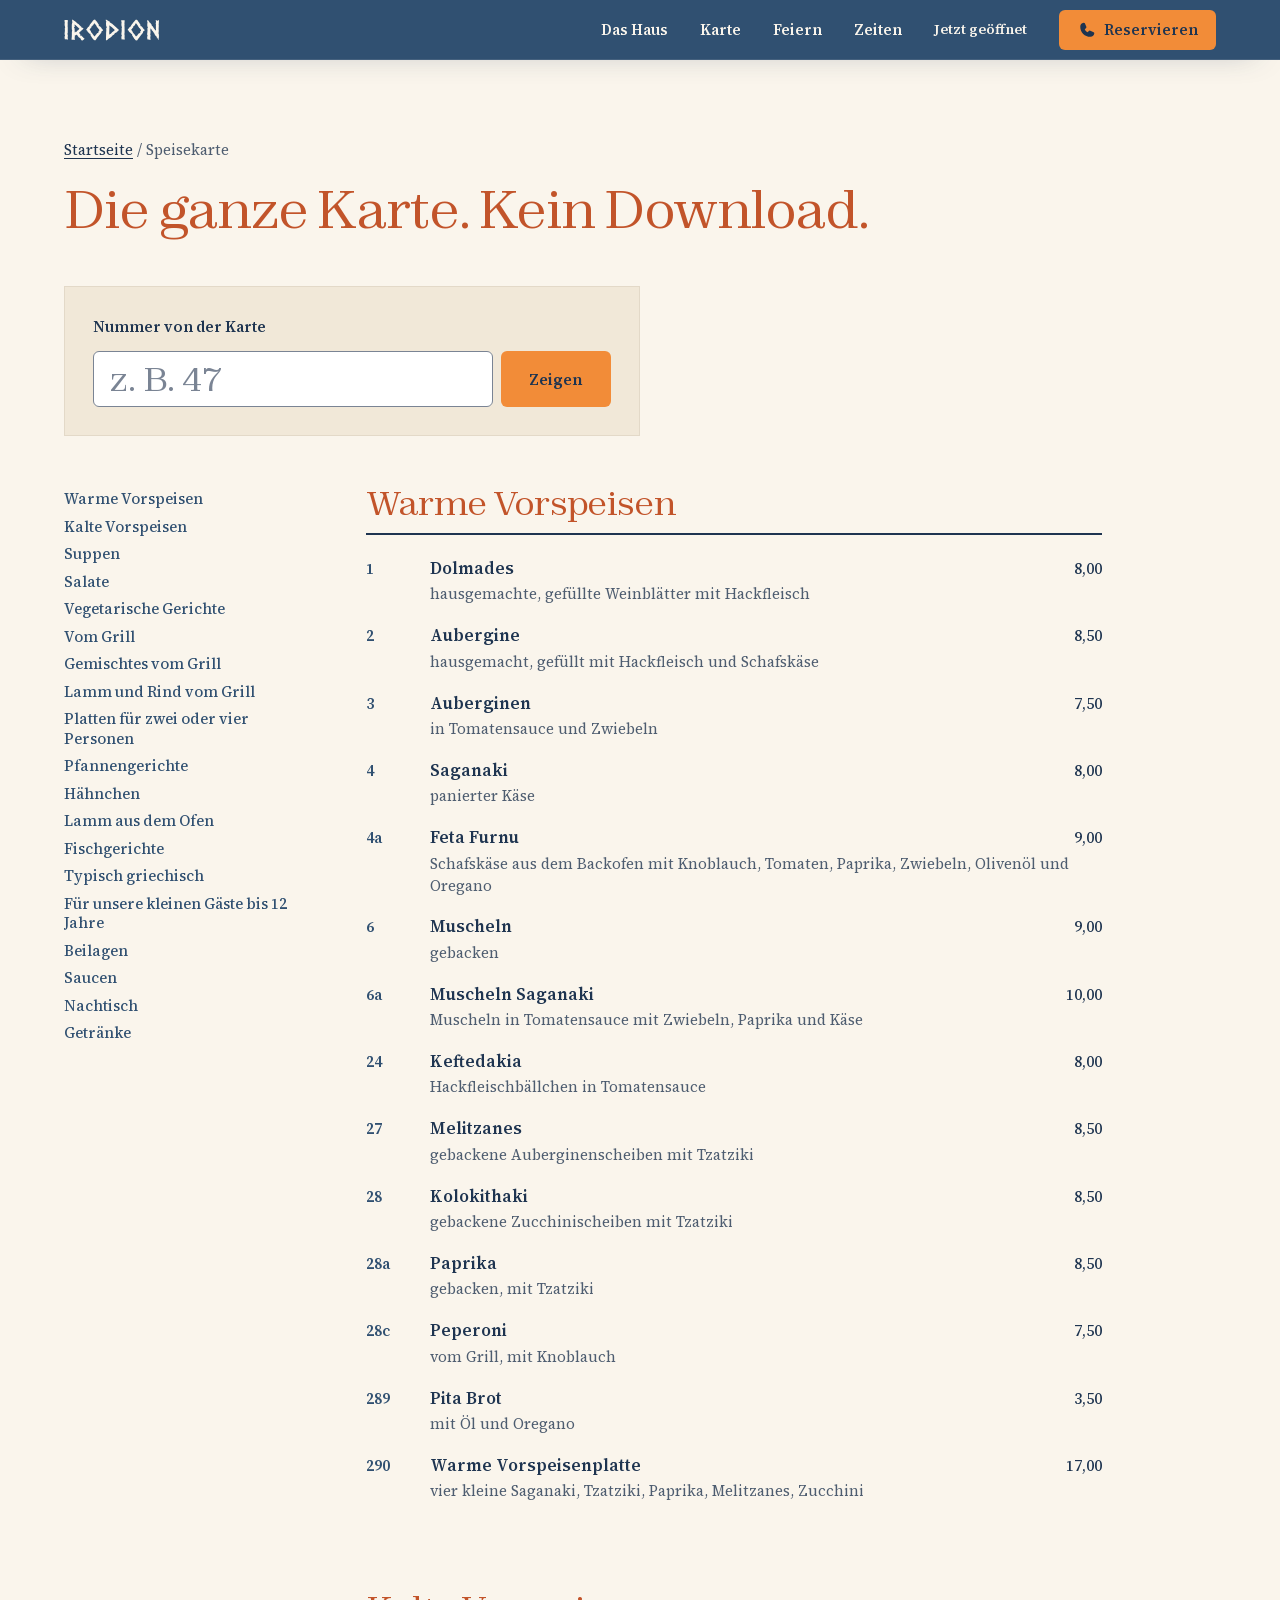
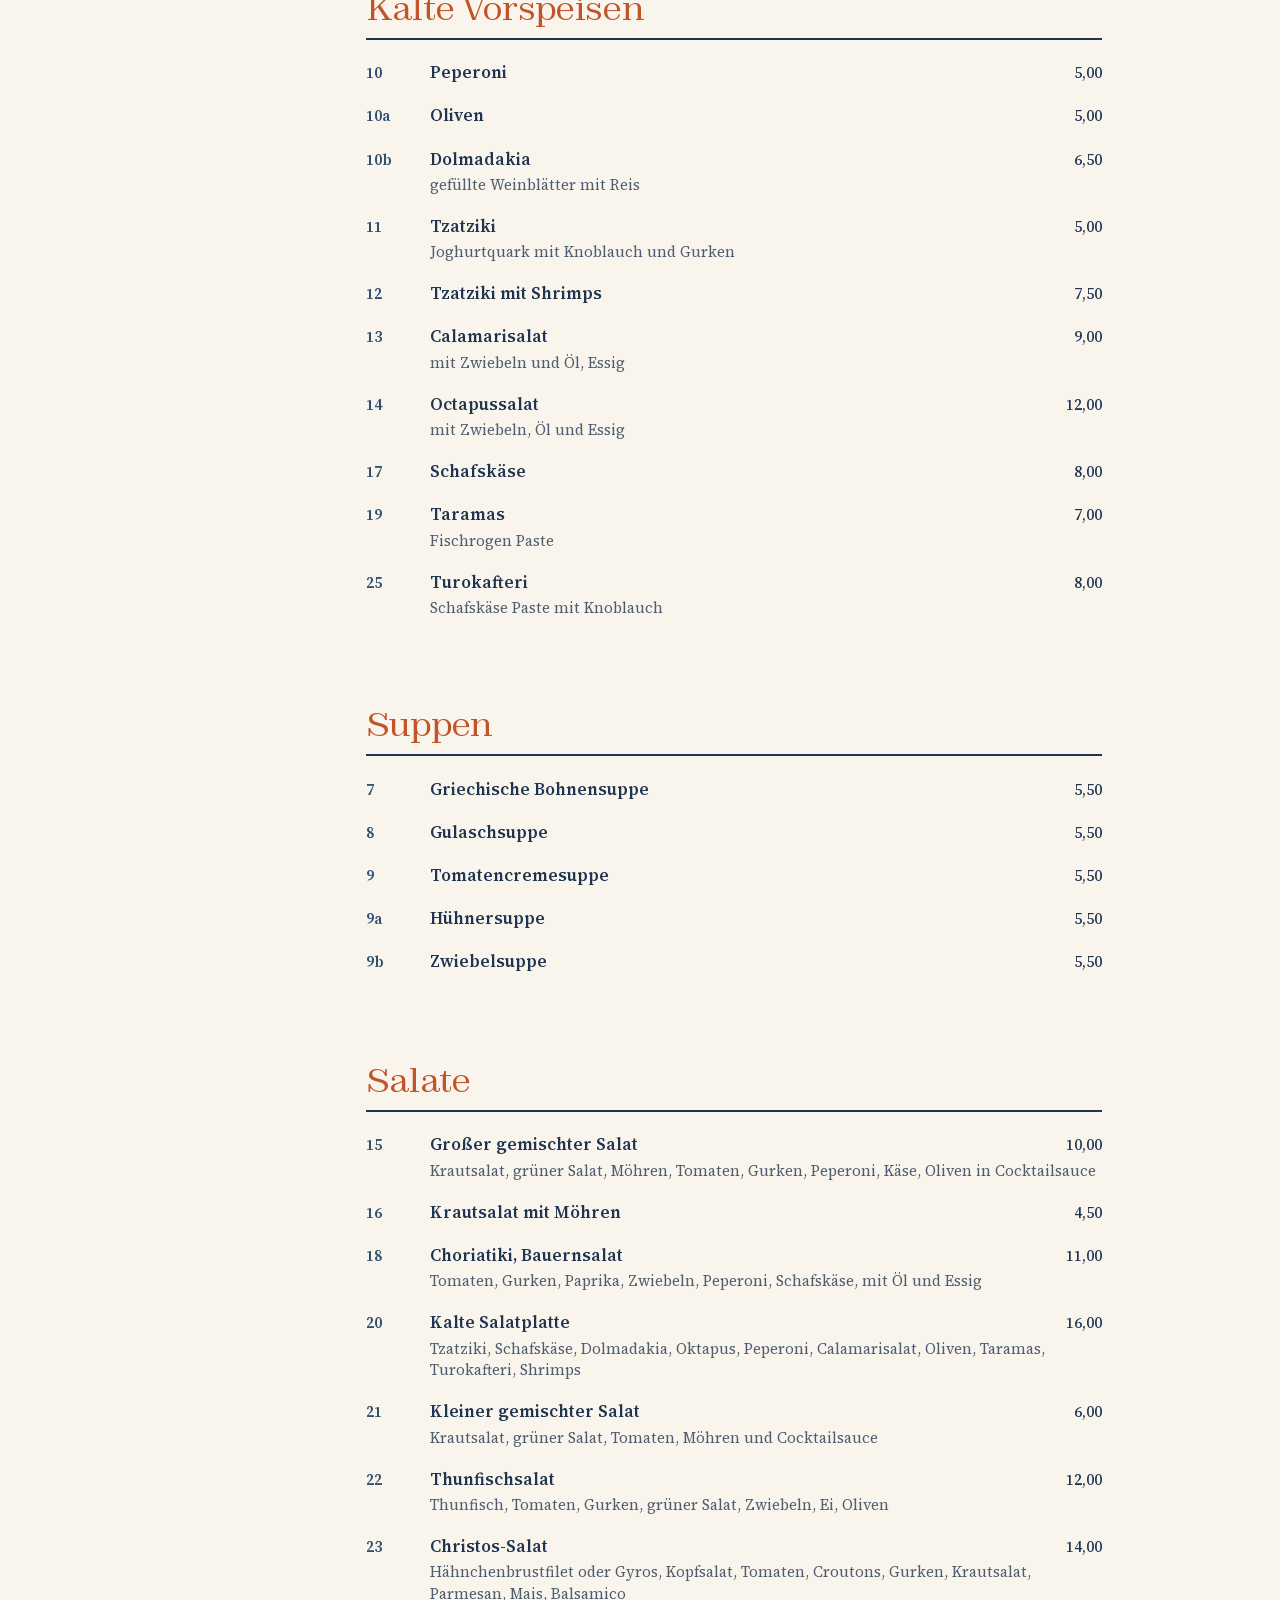
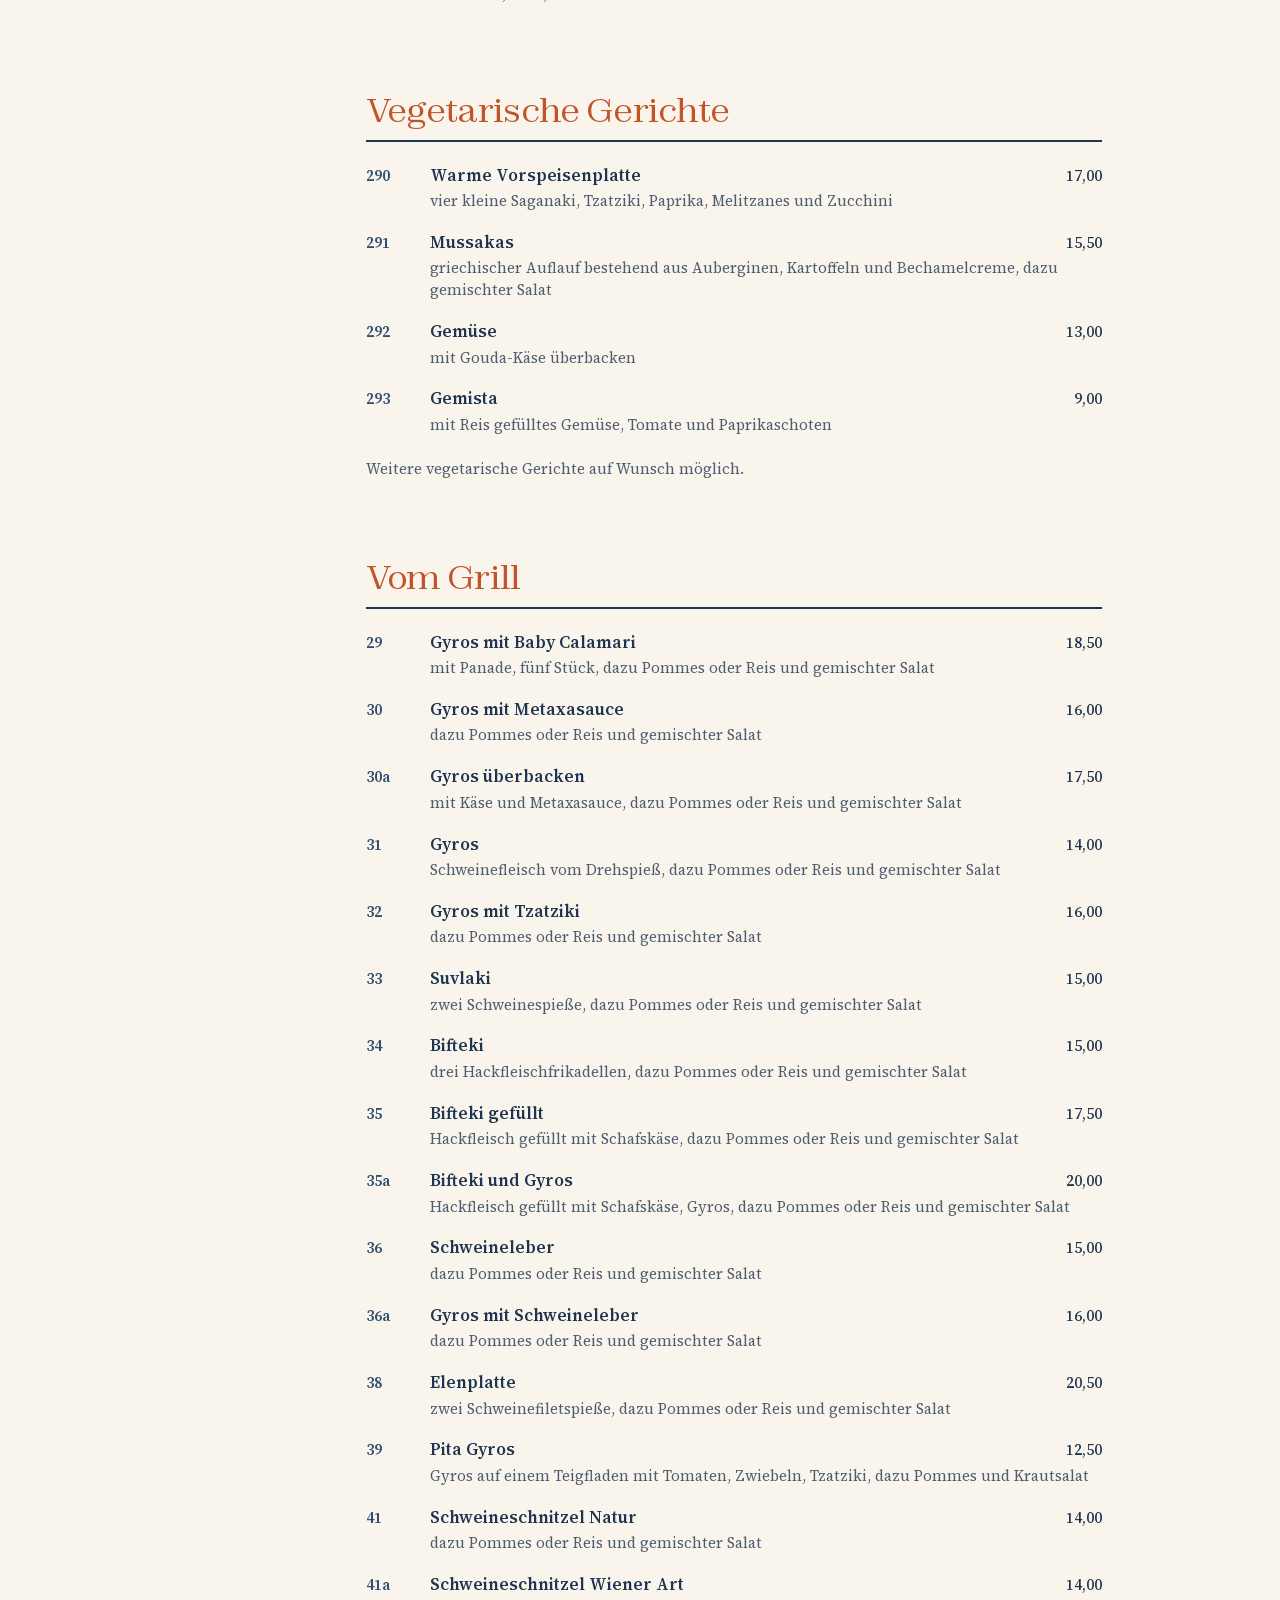
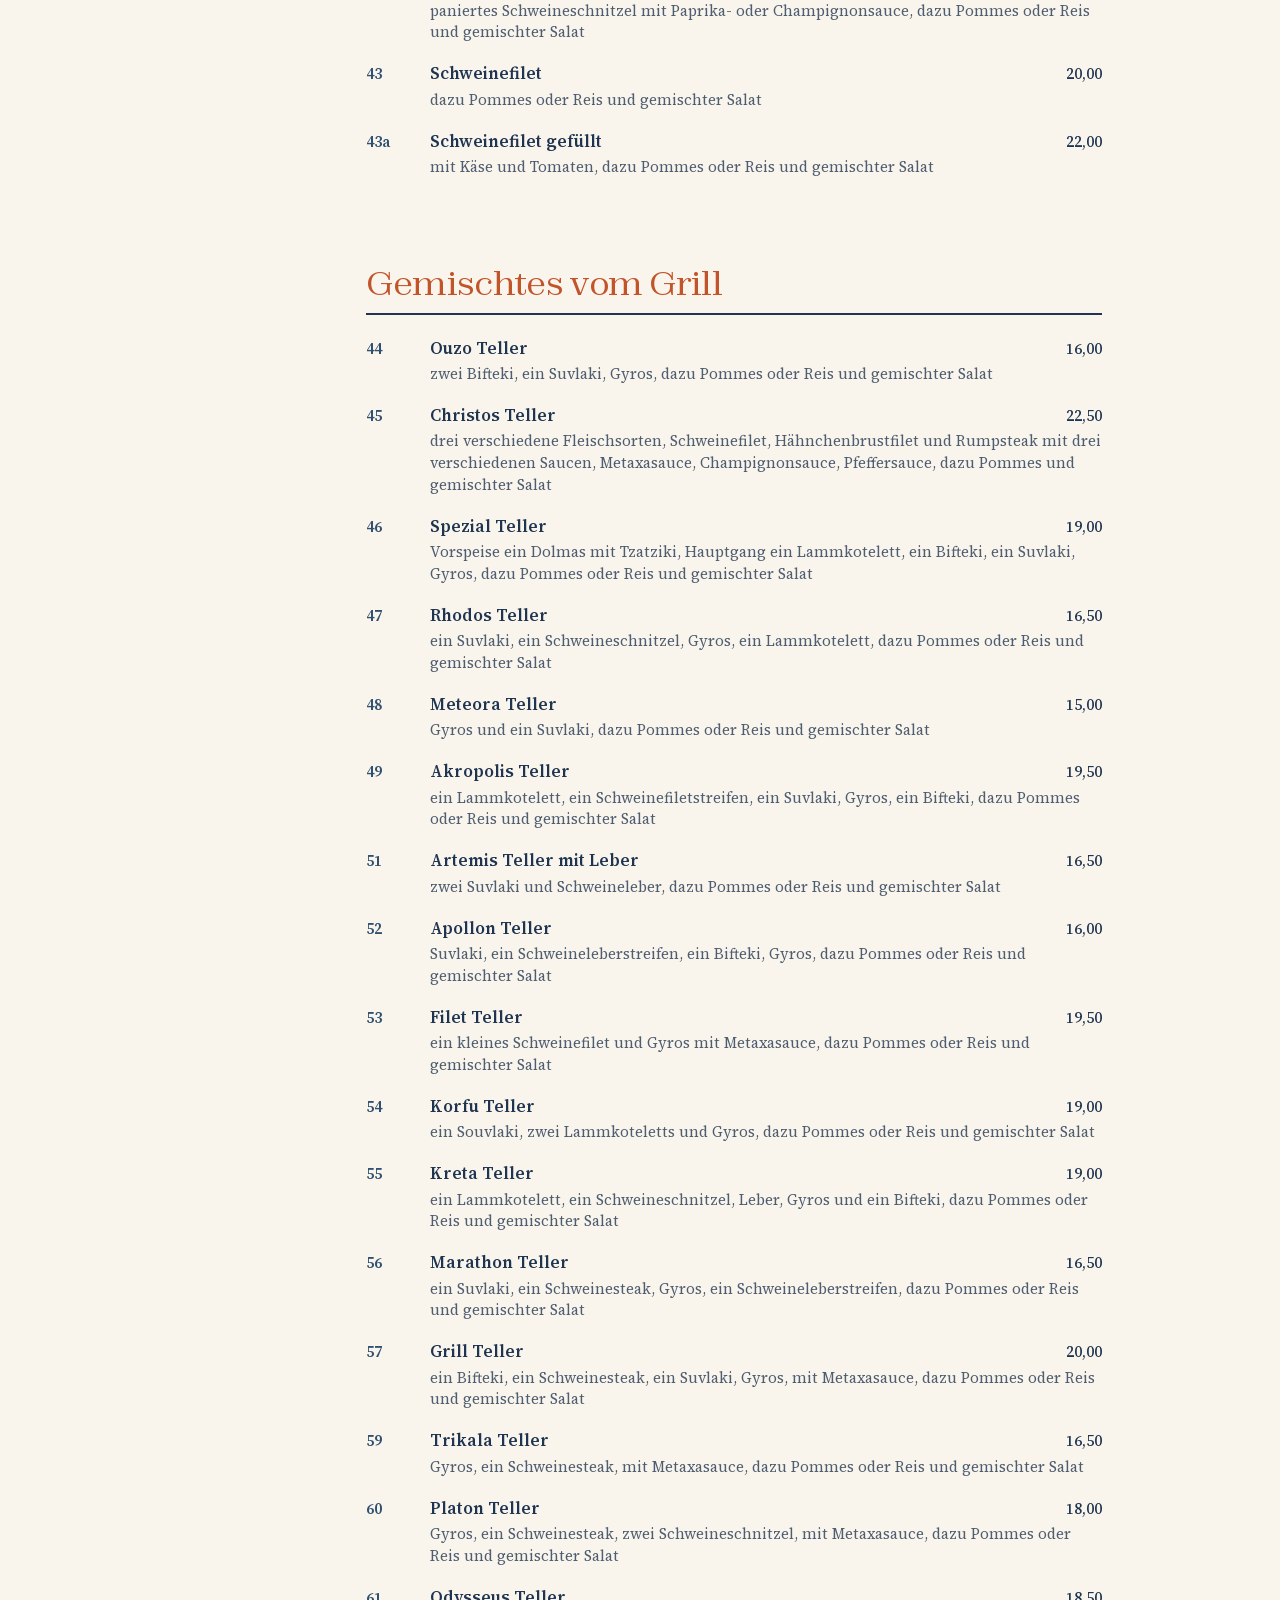
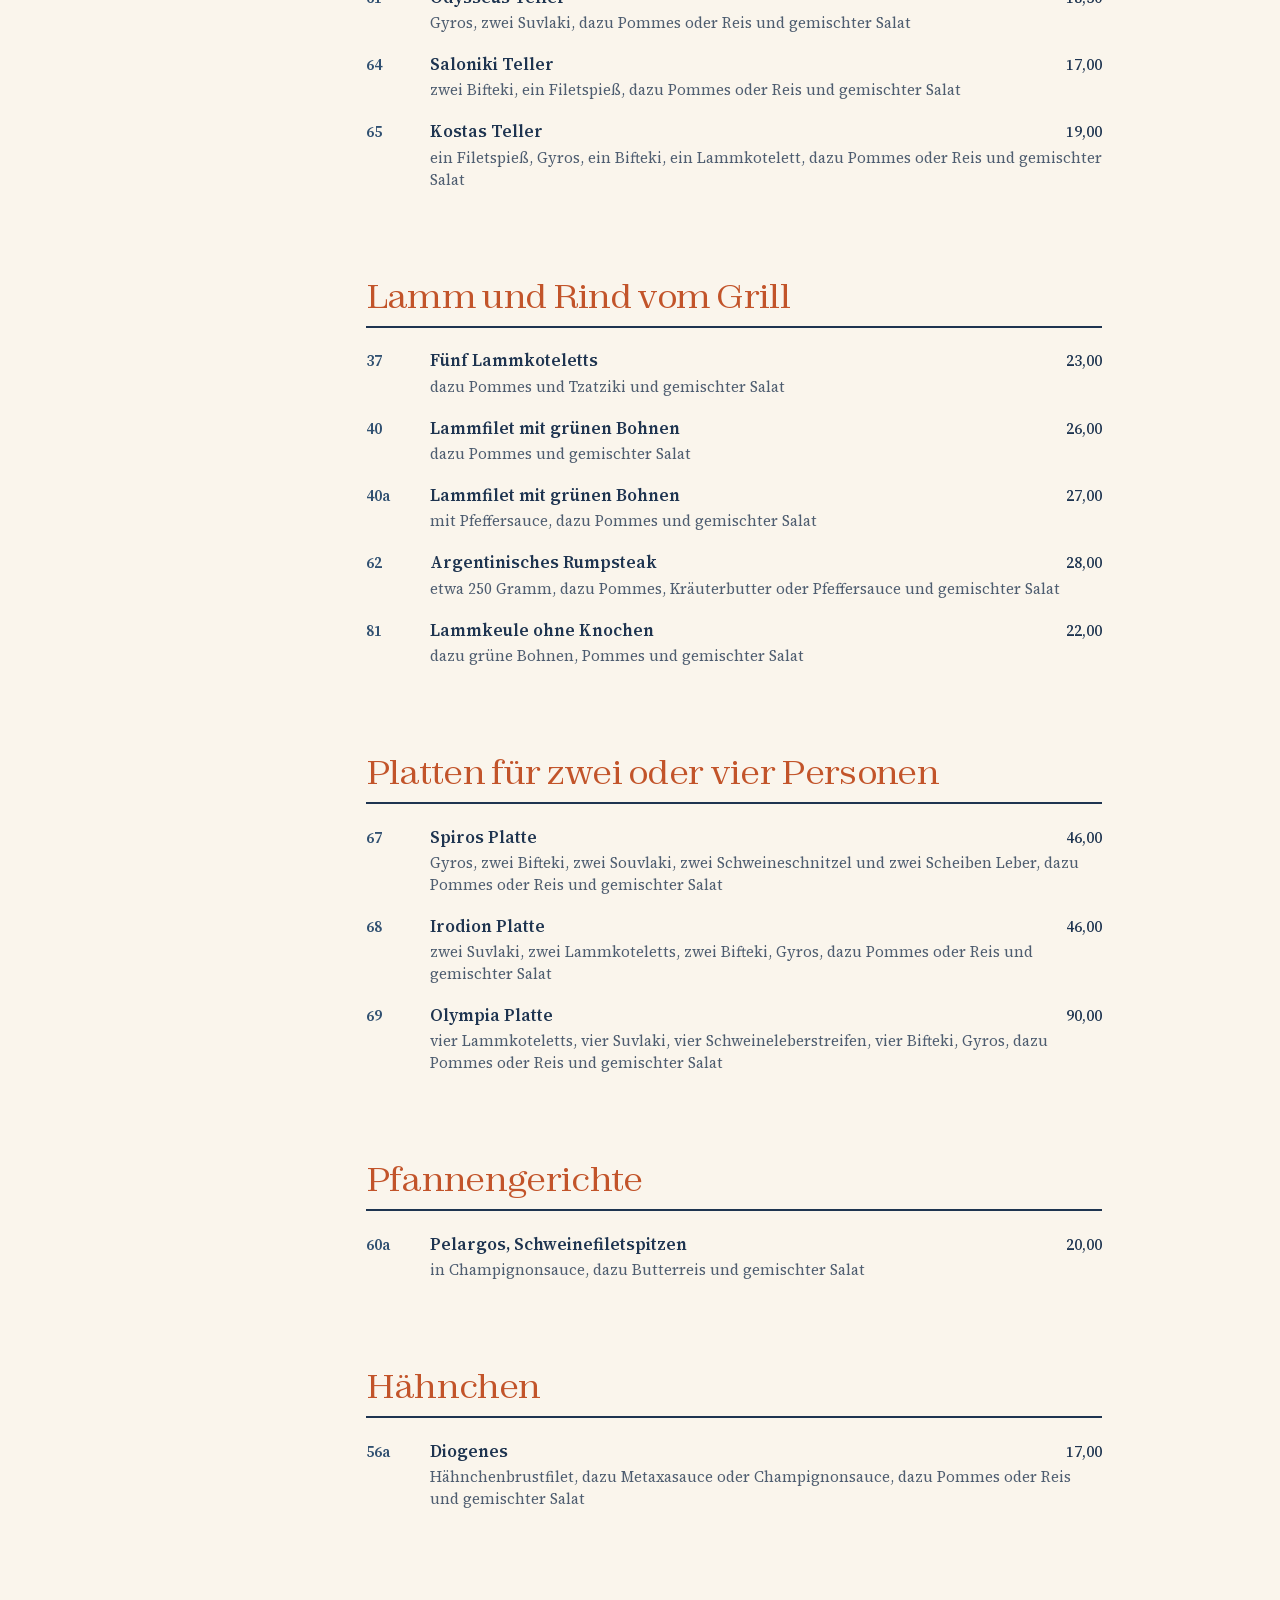
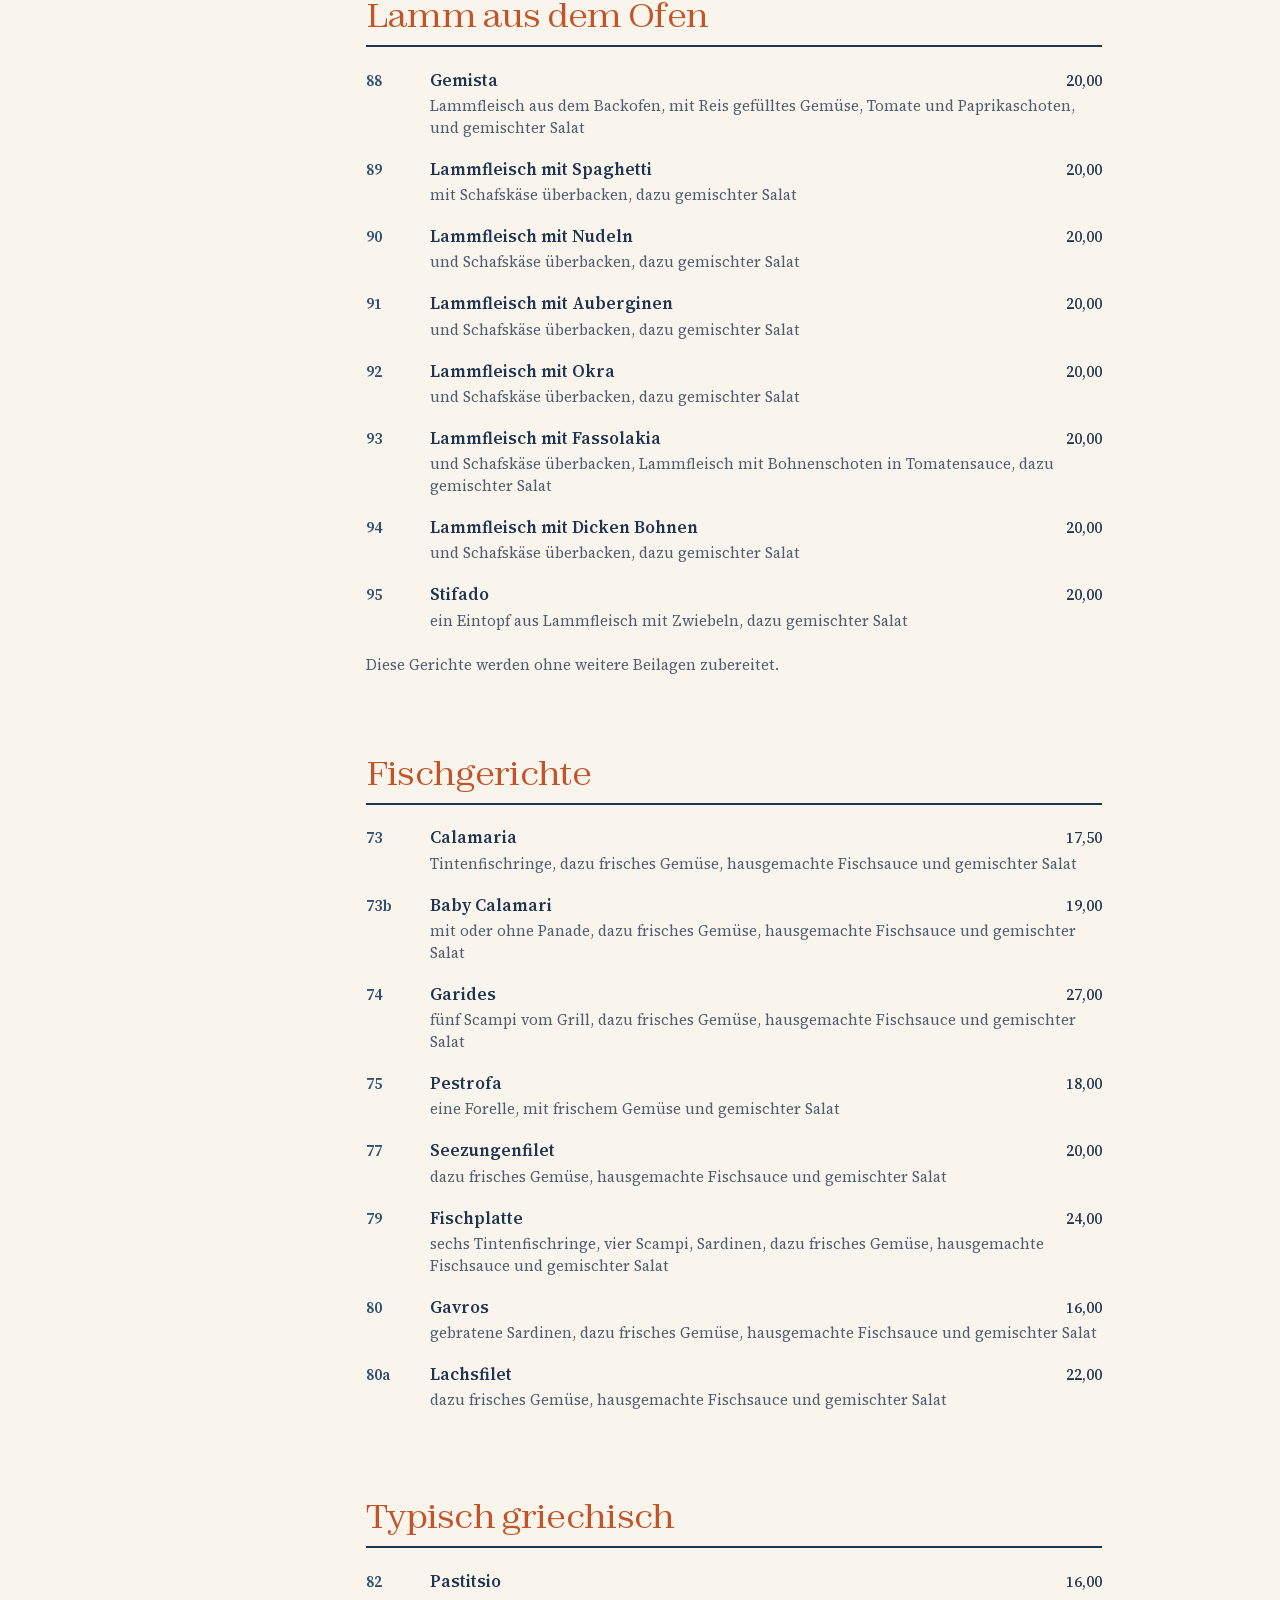
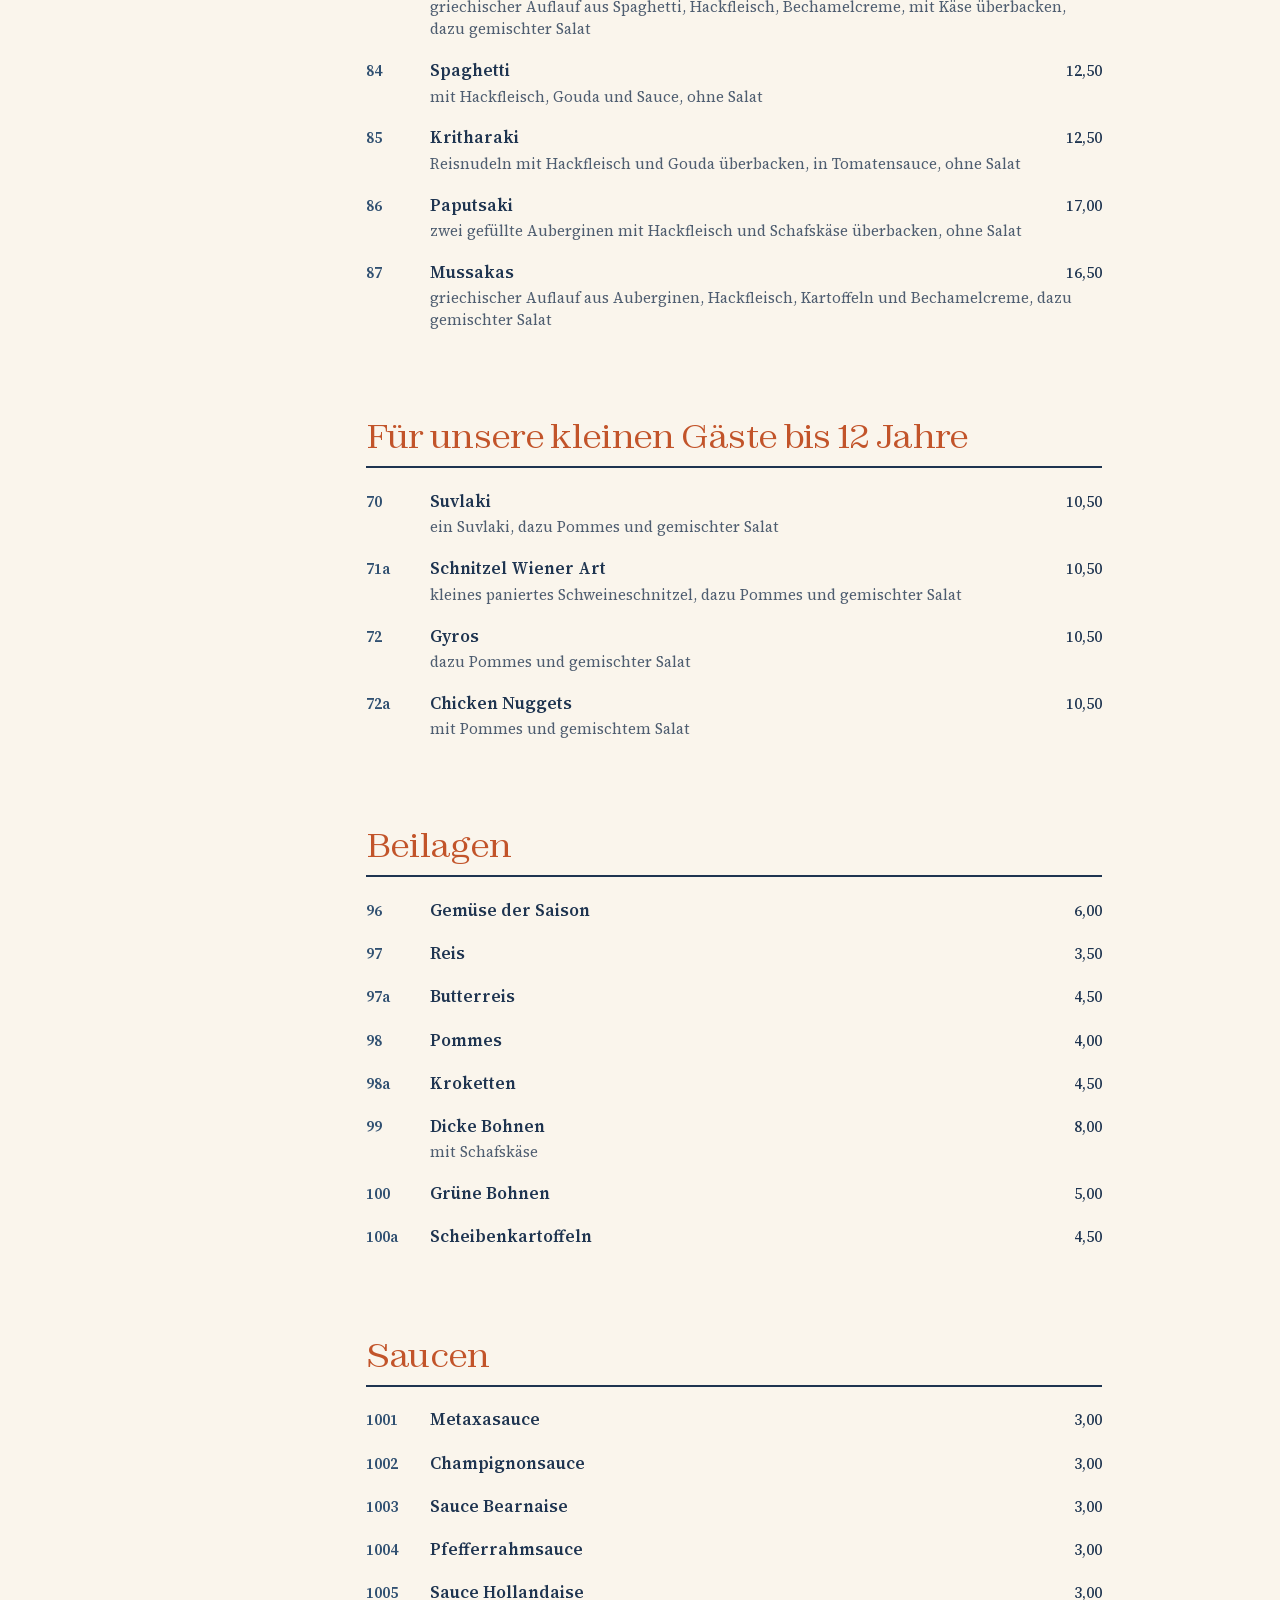
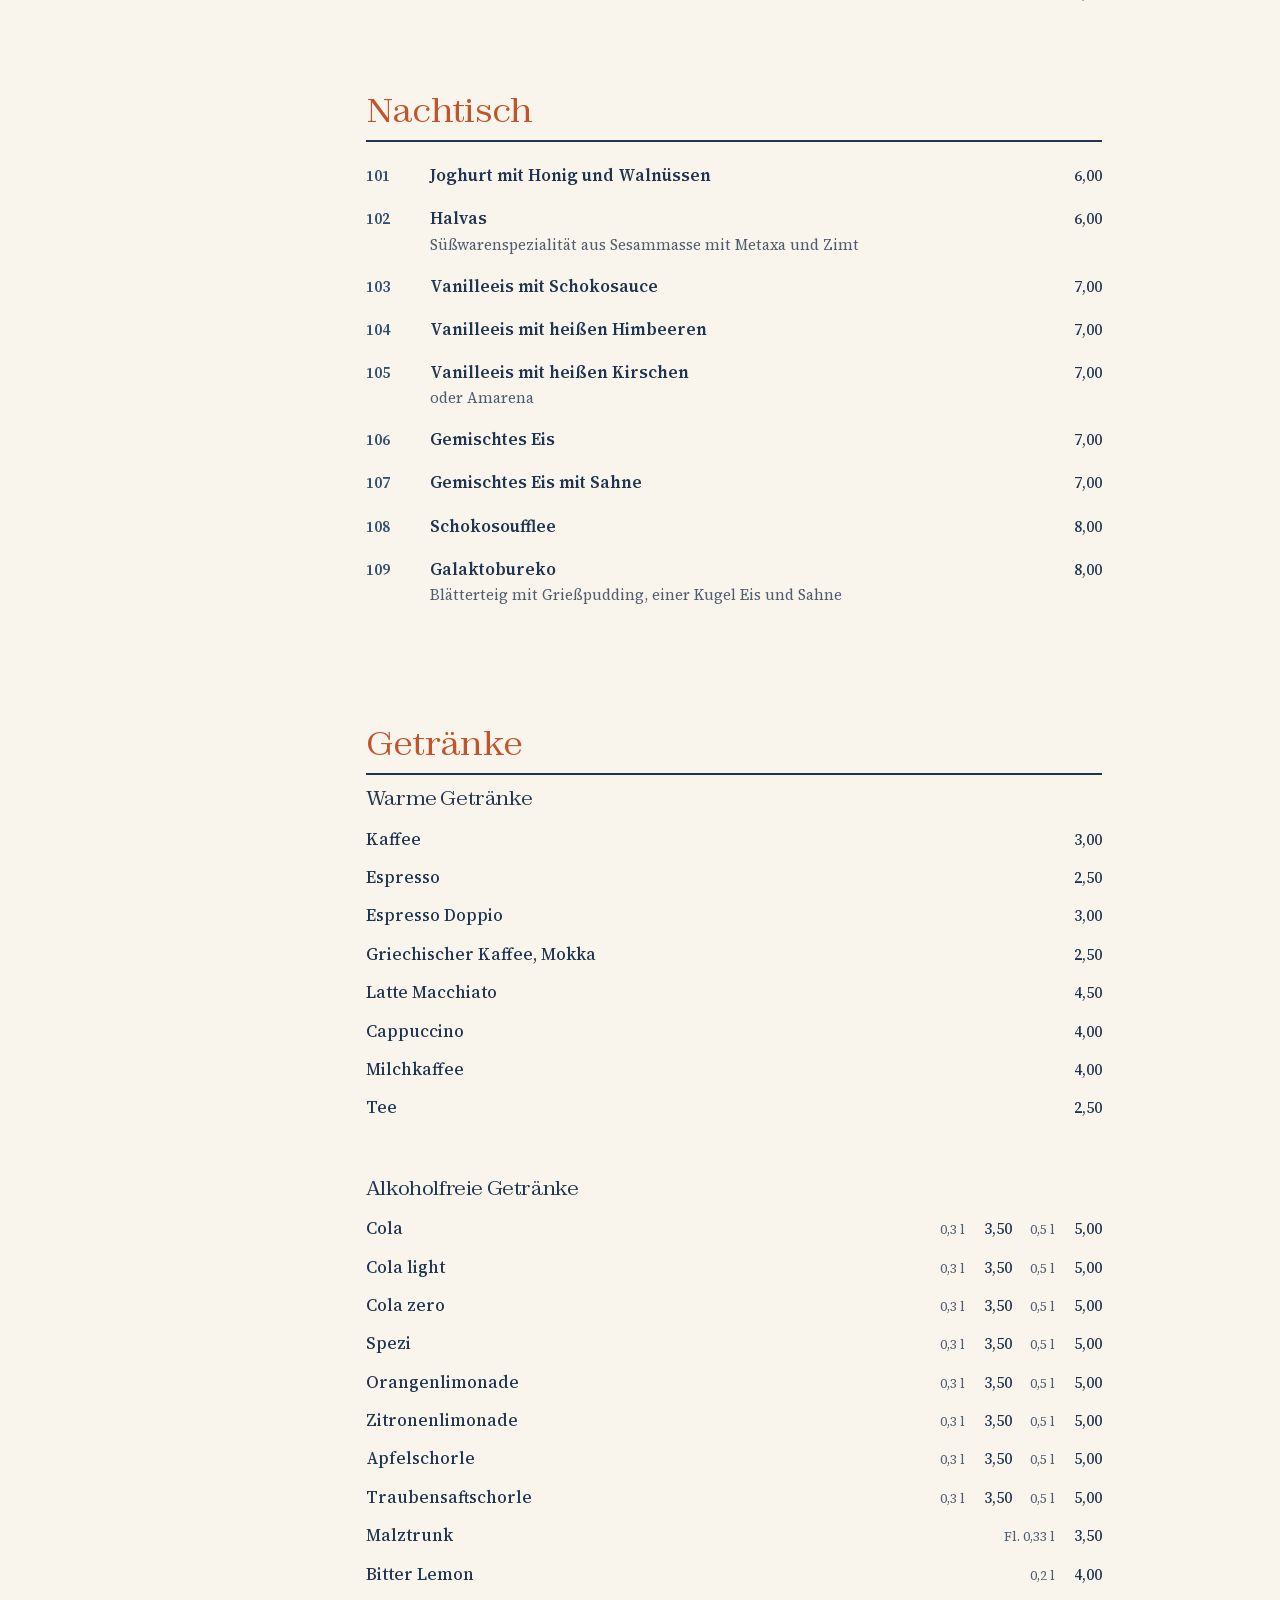
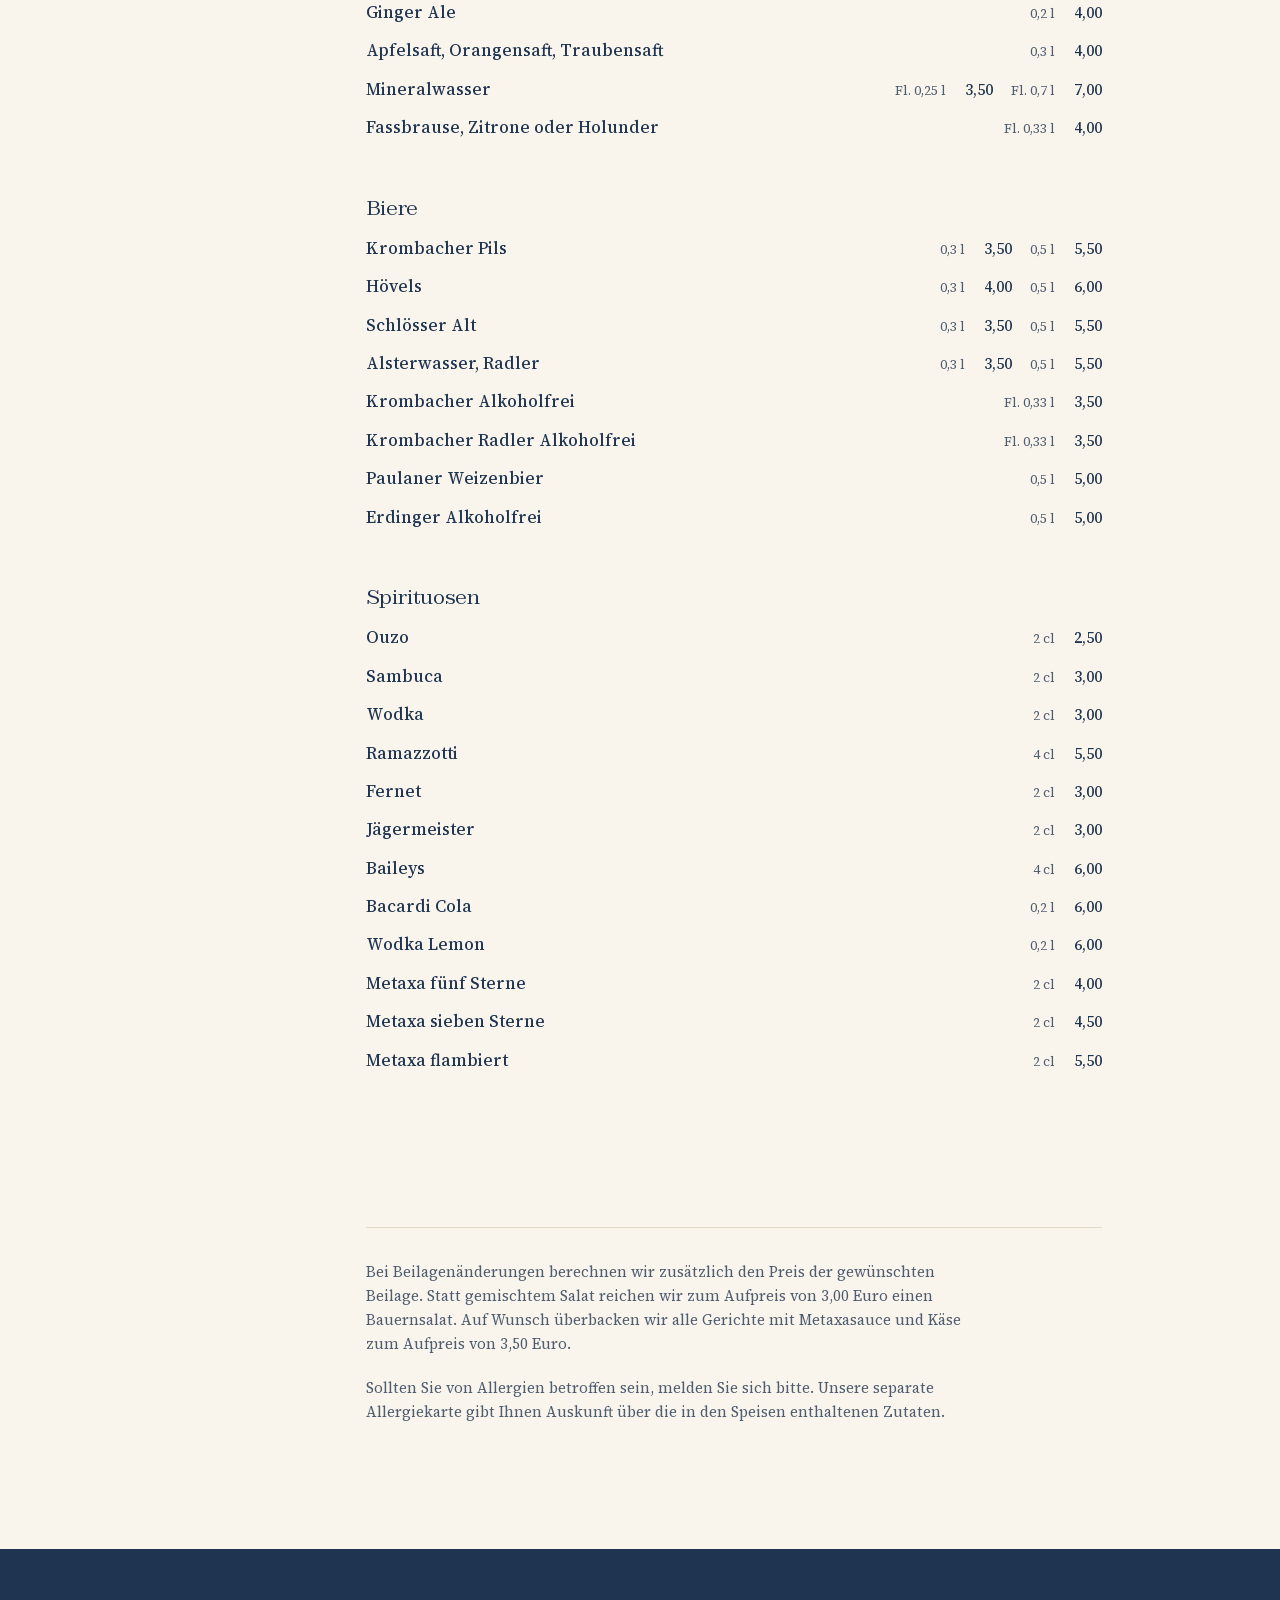
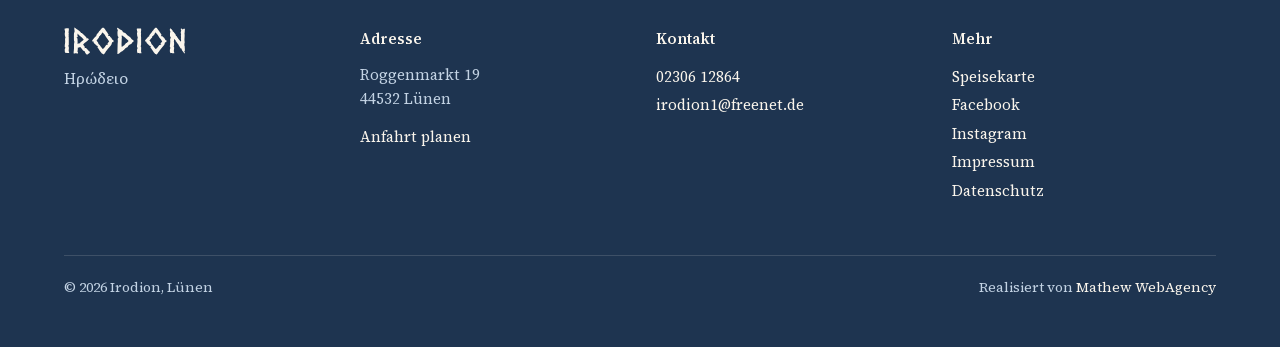
<file: speisekarte.html>
<!DOCTYPE html>
<html lang="de">
<head>
<meta charset="utf-8">
<meta name="viewport" content="width=device-width, initial-scale=1">
<title>Speisekarte · Irodion, griechisches Restaurant in Lünen</title>
<meta name="description" content="Die ganze Speisekarte des Irodion am Roggenmarkt in Lünen, mit Preisen: Vorspeisen, Salate, Grillgerichte, Platten, Fisch, Nachtisch und Getränke.">
<meta name="robots" content="index, follow, max-image-preview:large">
<link rel="canonical" href="https://irodion-luenen.de/speisekarte.html">
<meta name="theme-color" content="#305071">

<meta property="og:type" content="website">
<meta property="og:locale" content="de_DE">
<meta property="og:site_name" content="Irodion">
<meta property="og:title" content="Speisekarte · Irodion, griechisches Restaurant in Lünen">
<meta property="og:description" content="Die ganze Speisekarte des Irodion am Roggenmarkt in Lünen, mit Preisen: Vorspeisen, Salate, Grillgerichte, Platten, Fisch, Nachtisch und Getränke.">
<meta property="og:url" content="https://irodion-luenen.de/speisekarte.html">
<meta property="og:image" content="https://irodion-luenen.de/assets/seo/irodion-griechisches-restaurant-luenen-1200x630.jpg">
<meta property="og:image:width" content="1200">
<meta property="og:image:height" content="630">
<meta property="og:image:alt" content="Das Fachwerkhaus des Restaurants Irodion am Roggenmarkt in Lünen, davor Schirme mit dem Schriftzug.">
<meta name="twitter:card" content="summary_large_image">

<!-- Das Zeichen ist der Rundbogen der Eingangstuer, Creme auf Navy. -->
<link rel="icon" href="/favicon.ico" sizes="48x48">
<link rel="icon" href="/favicon-96.png" type="image/png" sizes="96x96">
<link rel="icon" href="/favicon.svg" type="image/svg+xml">
<link rel="apple-touch-icon" href="/apple-touch-icon.png">
<link rel="manifest" href="/site.webmanifest">

<link rel="preload" href="assets/fonts/sourceserif4-latin.woff2" as="font" type="font/woff2" crossorigin>
<link rel="preload" href="assets/fonts/zodiak-400.woff2" as="font" type="font/woff2" crossorigin>
<link rel="stylesheet" href="css/fonts.css?v=7d1404c1">
<link rel="stylesheet" href="css/tokens.css?v=82212bbb">
<link rel="stylesheet" href="css/style.css?v=9dec1ed7">

<script src="js/vor-anstrich.js?v=f3c533a9"></script>
</head>
<body>
<svg class="nur-fuer-screenreader" aria-hidden="true" focusable="false"><symbol id="logo" viewBox="75 42 1029 237"><g fill="currentColor" transform="translate(0 336) scale(.1 -.1)"><path d="M1626 2893 c-9 -9 5 -225 15 -245 14 -26 11 -85 -7 -126 -39 -91 -44 -131 -44 -412 0 -253 1 -282 22 -362 22 -86 22 -88 4 -141 -15 -46 -18 -87 -18 -293 0 -147 -5 -279 -13 -344 -21 -157 -24 -258 -9 -271 9 -7 28 -7 66 2 69 15 142 15 200 -1 41 -12 50 -11 72 4 34 22 33 55 -1 116 -26 47 -27 51 -14 92 8 24 16 99 18 168 5 139 13 160 47 117 22 -28 24 -28 52 -14 16 8 38 24 48 36 40 44 89 11 187 -124 102 -142 154 -190 197 -179 29 8 59 -26 73 -82 16 -61 117 -197 160 -214 43 -18 89 7 200 107 92 84 105 109 64 119 -39 10 -123 86 -167 151 -32 47 -158 173 -173 173 -2 0 -20 -8 -39 -17 -29 -13 -40 -14 -61 -5 -32 15 -33 49 -1 62 41 15 41 31 3 64 -38 33 -137 163 -137 181 0 14 106 118 178 174 174 135 300 243 305 260 7 27 -15 54 -68 85 -39 23 -52 26 -96 20 l-51 -7 7 45 c6 42 5 46 -27 70 -31 24 -62 53 -240 226 -43 41 -99 85 -125 97 -27 12 -64 39 -83 60 -38 41 -173 150 -290 235 -41 30 -106 79 -145 110 -72 58 -99 73 -109 63z m384 -623 c52 -49 131 -120 174 -157 100 -86 226 -211 226 -224 0 -34 -99 -125 -237 -217 -34 -23 -47 -44 -58 -95 l-6 -29 -64 7 -64 7 -22 -36 c-13 -23 -28 -36 -38 -34 -14 3 -17 31 -21 228 -5 212 -6 227 -28 261 -12 20 -29 42 -37 49 -8 7 -15 21 -15 31 0 16 8 19 45 19 57 0 67 19 37 71 -26 44 -28 72 -7 89 19 16 19 39 0 64 -20 27 -19 56 3 56 9 0 60 -40 112 -90z"/><path d="M4038 2872 c-57 -3 -57 -3 -124 -75 -37 -40 -75 -90 -86 -112 -12 -25 -34 -49 -56 -60 -32 -18 -67 -64 -91 -120 -5 -11 -24 -39 -42 -62 -111 -136 -154 -204 -154 -241 0 -35 -3 -39 -51 -62 -50 -24 -91 -66 -150 -154 -15 -22 -45 -60 -68 -85 -46 -50 -86 -114 -86 -137 0 -8 9 -23 19 -33 17 -17 24 -18 50 -8 39 14 42 11 50 -62 8 -69 39 -110 121 -162 25 -16 63 -53 86 -82 34 -44 48 -54 90 -64 69 -18 91 -49 54 -80 -27 -24 -26 -26 26 -107 25 -39 69 -107 97 -152 103 -159 146 -219 179 -249 18 -17 41 -45 50 -63 13 -25 24 -32 47 -32 19 0 40 -9 55 -25 14 -14 34 -25 44 -25 25 0 84 65 116 127 13 26 34 54 45 61 12 7 21 18 21 26 0 14 67 109 128 181 18 22 41 49 51 60 9 11 28 38 43 60 15 22 53 67 84 100 150 161 202 246 218 357 10 64 30 85 62 63 35 -23 40 -20 68 41 35 77 34 88 -19 118 -58 35 -76 55 -115 129 -39 73 -62 101 -112 133 -24 15 -39 34 -43 53 -9 40 -19 45 -87 43 -48 -2 -59 1 -68 17 -12 24 1 66 25 75 19 7 13 40 -13 69 -8 9 -20 25 -26 35 -6 11 -41 63 -78 118 -38 54 -94 137 -125 184 -62 92 -149 197 -167 202 -6 2 -37 2 -68 0z m23 -434 c18 -24 56 -68 85 -98 34 -36 69 -88 99 -151 35 -71 74 -127 152 -220 57 -68 115 -145 128 -171 14 -26 29 -49 35 -53 23 -15 6 -48 -60 -113 -79 -78 -87 -104 -39 -121 42 -15 35 -41 -16 -59 -114 -40 -136 -54 -185 -127 -26 -38 -58 -79 -70 -90 -13 -11 -47 -53 -77 -92 -30 -40 -61 -73 -70 -73 -20 0 -53 28 -53 46 0 7 -28 45 -62 86 -35 40 -85 108 -112 150 -29 45 -67 89 -91 106 -43 30 -57 57 -84 159 -9 31 -29 60 -75 106 -71 71 -71 74 -9 135 18 18 33 40 33 48 0 8 30 46 66 85 64 68 65 71 62 117 l-3 47 35 0 c32 0 35 3 38 33 3 27 10 35 40 48 38 15 69 54 132 169 50 90 56 92 101 33z"/><path d="M5243 2855 c-12 -32 5 -95 36 -132 35 -42 38 -70 14 -116 -18 -35 -20 -155 -7 -337 6 -87 9 -98 40 -139 46 -60 46 -98 -2 -151 -32 -35 -36 -44 -30 -77 15 -89 18 -220 7 -282 -7 -37 -14 -174 -16 -306 -1 -132 -6 -330 -10 -440 -7 -181 -6 -202 9 -217 11 -11 23 -14 34 -10 89 40 114 56 146 95 20 25 51 52 69 60 18 9 45 29 61 46 19 20 36 29 47 26 10 -3 20 -1 24 5 3 6 25 20 48 32 53 26 130 96 198 179 64 78 68 81 146 118 41 20 72 44 90 69 93 127 155 180 231 197 44 9 86 46 111 98 30 59 82 112 136 136 30 13 45 26 45 38 0 19 -123 133 -178 166 -18 11 -43 38 -57 61 -31 52 -70 90 -168 160 -114 81 -254 204 -292 258 -27 38 -42 48 -72 53 -52 9 -95 32 -151 82 -26 24 -50 43 -53 43 -9 0 -27 49 -31 79 -3 25 -5 26 -88 45 -33 7 -118 63 -159 104 -18 17 -45 35 -59 38 -15 3 -42 12 -60 20 -42 18 -51 18 -59 -1z m466 -664 c25 -21 64 -47 86 -59 39 -19 118 -83 200 -160 22 -21 77 -68 122 -105 87 -72 99 -90 84 -128 -10 -29 -105 -113 -182 -162 -31 -19 -69 -52 -85 -72 -71 -87 -112 -130 -149 -153 -22 -14 -60 -42 -86 -63 -65 -54 -74 -44 -74 78 1 185 13 598 20 664 6 50 4 72 -8 96 -13 24 -14 38 -6 67 13 45 20 45 78 -3z"/><path d="M8401 2789 c-41 -44 -82 -97 -91 -117 -9 -21 -29 -43 -43 -49 -14 -7 -39 -32 -54 -55 -39 -61 -127 -181 -192 -263 -46 -57 -55 -76 -56 -110 0 -38 -3 -41 -46 -62 -65 -31 -309 -326 -309 -374 0 -27 38 -62 58 -54 40 17 47 11 52 -40 9 -77 35 -110 139 -178 30 -20 67 -56 85 -83 27 -42 37 -49 75 -56 74 -13 102 -55 61 -91 -26 -22 -25 -29 3 -64 13 -15 38 -53 56 -83 17 -30 54 -86 82 -125 27 -38 59 -87 70 -108 11 -21 42 -62 69 -92 27 -30 61 -73 76 -96 22 -35 29 -40 51 -34 18 4 32 0 47 -13 41 -38 64 -37 102 5 20 21 47 62 60 91 14 28 34 57 44 62 10 5 32 34 49 63 17 29 72 105 123 168 51 63 120 149 153 190 33 40 81 98 108 128 59 66 80 106 102 196 26 103 30 108 75 101 37 -6 38 -5 65 48 34 67 30 85 -22 114 -44 24 -103 98 -133 166 -19 44 -46 72 -98 102 -19 11 -35 30 -39 44 -8 35 -30 50 -64 43 -63 -12 -112 24 -89 67 6 11 17 20 25 20 39 0 14 53 -98 205 -32 44 -71 100 -85 125 -41 70 -189 268 -209 278 -10 6 -42 10 -72 10 l-54 1 -76 -80z m158 -371 c21 -29 55 -69 76 -88 20 -19 55 -71 77 -115 52 -102 97 -167 193 -280 69 -81 155 -210 155 -232 0 -5 -31 -40 -70 -78 -78 -78 -83 -92 -40 -123 17 -13 30 -27 30 -33 0 -10 -7 -14 -115 -54 -65 -24 -73 -30 -113 -89 -23 -35 -57 -79 -75 -97 -18 -19 -54 -62 -80 -97 -53 -68 -86 -81 -108 -39 -7 12 -33 47 -59 77 -26 30 -77 98 -112 150 -36 52 -83 109 -105 125 -47 35 -77 84 -87 140 -11 58 -28 84 -91 143 -57 53 -60 64 -24 89 9 7 37 43 62 81 24 37 66 85 92 106 l47 39 -6 59 c-7 61 -2 68 34 48 20 -11 35 2 41 34 2 11 20 28 39 39 42 23 49 33 96 122 48 92 72 125 89 125 8 0 32 -24 54 -52z"/><path d="M872 2820 c-67 -5 -86 -19 -77 -55 7 -27 36 -181 42 -226 3 -23 -1 -46 -10 -60 -26 -42 -8 -289 27 -356 32 -63 33 -101 5 -138 -24 -30 -24 -29 -14 -200 6 -93 3 -148 -11 -245 -18 -125 -26 -251 -18 -281 2 -9 16 -21 29 -27 33 -15 32 -39 -4 -110 -27 -54 -29 -64 -26 -163 1 -58 7 -115 14 -126 6 -12 11 -38 11 -57 0 -39 21 -48 60 -24 15 10 26 9 55 -5 25 -12 61 -17 120 -17 125 0 133 7 96 91 -29 66 -34 125 -17 204 23 110 12 235 -25 282 -35 43 -35 38 -1 69 l27 26 2 356 c1 296 -1 361 -13 379 -18 28 -18 42 1 63 12 13 13 23 5 44 -13 36 -13 80 2 127 9 33 8 45 -7 79 -18 39 -18 44 -2 88 17 49 28 257 14 279 -7 11 -157 13 -285 3z"/><path d="M6925 2796 c-17 -13 -18 -17 -2 -107 9 -52 22 -113 29 -137 11 -37 10 -47 -6 -76 -16 -30 -17 -48 -11 -157 4 -68 14 -142 22 -164 45 -124 45 -122 17 -187 -23 -56 -24 -65 -13 -111 15 -64 6 -303 -16 -402 -8 -38 -15 -101 -15 -139 0 -62 3 -72 30 -102 28 -33 29 -35 15 -73 -7 -22 -20 -50 -28 -63 -20 -31 -20 -243 0 -259 7 -6 13 -29 13 -50 0 -47 12 -55 49 -33 29 17 32 17 63 0 26 -14 53 -17 133 -14 l100 3 -1 30 c-1 17 -9 50 -19 75 -14 37 -16 60 -9 135 4 50 7 137 5 195 -2 97 -4 107 -27 128 -30 29 -30 42 0 75 l23 25 2 360 c1 213 -2 363 -7 366 -11 6 -9 188 3 251 4 27 2 51 -8 74 -13 30 -13 42 -2 80 15 51 24 259 12 279 -12 18 -326 17 -352 -2z"/><path d="M9720 2795 c-20 -24 -8 -171 19 -223 26 -52 27 -78 0 -92 -19 -11 -20 -18 -17 -168 l3 -157 33 -44 c40 -55 41 -87 1 -137 -27 -34 -30 -45 -25 -79 18 -122 17 -235 -3 -388 -28 -215 -28 -257 4 -287 31 -29 32 -58 1 -118 -31 -62 -34 -266 -3 -299 12 -14 15 -29 11 -51 -7 -36 12 -43 60 -21 18 8 29 9 38 2 16 -13 206 -27 231 -18 22 9 22 33 -3 86 -22 48 -28 182 -11 235 5 16 11 64 14 107 4 72 2 81 -19 107 -29 34 -30 47 -5 74 29 31 33 283 6 338 -17 34 -17 39 -3 55 13 14 15 33 11 91 -5 60 -3 76 12 92 21 23 39 14 49 -25 4 -17 16 -27 39 -33 30 -8 32 -11 35 -60 3 -45 7 -55 33 -75 17 -12 47 -44 67 -72 20 -27 59 -79 87 -115 29 -36 64 -91 78 -122 14 -32 42 -84 63 -115 20 -32 52 -81 70 -110 24 -37 41 -53 63 -58 39 -8 48 -20 56 -79 6 -39 20 -64 69 -125 34 -42 76 -97 93 -121 42 -62 67 -82 95 -78 32 4 35 40 5 80 -49 65 -50 74 -21 117 l26 40 -7 201 c-7 192 -9 203 -31 230 -29 34 -30 43 -3 80 21 28 21 30 5 55 -17 26 -17 28 3 49 20 21 20 26 9 161 -13 169 -13 157 1 375 9 142 8 183 -3 220 -11 37 -11 53 0 95 8 27 14 84 14 125 1 41 5 111 9 155 11 98 7 108 -33 101 -88 -15 -97 -19 -112 -47 -19 -38 -23 -37 -73 16 -44 47 -67 54 -116 35 -20 -7 -26 -15 -22 -28 4 -9 15 -43 27 -75 l21 -58 -21 -73 c-24 -87 -24 -114 -1 -185 16 -49 16 -60 3 -128 -12 -61 -13 -80 -2 -113 10 -30 10 -55 2 -111 -9 -57 -8 -90 3 -154 15 -85 9 -165 -12 -172 -7 -3 -22 8 -35 23 -13 15 -37 44 -54 63 -62 71 -196 257 -225 312 -21 39 -42 63 -70 78 -24 14 -41 32 -44 47 -3 13 -7 36 -10 50 -6 29 -29 63 -90 139 -23 28 -51 64 -63 82 -16 23 -32 33 -55 35 -30 3 -32 5 -35 49 -3 39 -12 56 -73 130 -39 46 -78 87 -87 91 -30 12 -69 8 -82 -7z"/></g></symbol></svg>

<a class="sprungmarke" href="#main">Zum Inhalt springen</a>

<header class="kopf">
  <div class="kopf__innen">
    <a class="kopf__marke" href="/" aria-label="Irodion, zur Startseite">
      <svg class="logo" viewBox="0 0 1029 237" aria-hidden="true" focusable="false"><use href="#logo" width="1029" height="237"/></svg>
    </a>
    <nav class="kopf__nav" aria-label="Hauptnavigation">
      <ul class="kopf__liste" role="list">
        <li class="kopf__weit"><a href="/#haus">Das Haus</a></li>
        <li><a href="speisekarte.html" aria-current="page">Karte</a></li>
        <li class="kopf__weit"><a href="/#feiern">Feiern</a></li>
        <li><a href="/#zeiten">Zeiten</a></li>
      </ul>
    </nav>
    <p class="kopf__heute" id="kopf-heute" hidden></p>
    <a class="kopf__ruf" href="tel:+49230612864" aria-label="Tisch reservieren, 02306&nbsp;12864 anrufen"><span class="kopf__ruf-kurz"><svg class="kopf__ruf-symbol" viewBox="0 0 256 256" aria-hidden="true" focusable="false"><path d="M231.88,175.08A56.26,56.26,0,0,1,176,224C96.6,224,32,159.4,32,80A56.26,56.26,0,0,1,80.92,24.12a16,16,0,0,1,16.62,9.52l21.12,47.15,0,.12A16,16,0,0,1,117.39,96c-.18.27-.37.52-.57.77L96,121.45c7.49,15.22,23.41,31,38.83,38.51l24.34-20.71a8.12,8.12,0,0,1,.75-.56,16,16,0,0,1,15.17-1.4l.13.06,47.11,21.11A16,16,0,0,1,231.88,175.08Z"/></svg></span><span class="kopf__ruf-text">Reservieren</span></a>
  </div>
</header>

<main id="main" tabindex="-1">

<!-- ======================================================================
     DIE KARTE. Erzeugt von scripts/karte-bauen.py aus daten/karte.json.
     Zwischen den Marken nicht von Hand bearbeiten, sonst ist die naechste
     Erzeugung weg.
     ====================================================================== -->
<section class="karte karte--seite raster" id="karte" aria-labelledby="karte-titel">
  <div class="karte__kopf">
    <nav class="brotkrumen" aria-label="Brotkrumen"><a href="/">Startseite</a> <span aria-hidden="true">/</span> <span aria-current="page">Speisekarte</span></nav>
    <h1 id="karte-titel">Die ganze Karte. Kein Download.</h1>
    <!-- Dasselbe Nummernfeld wie auf der Startseite. Hier fuehrt es an das
         Gericht und markiert es (js/main.js). Ohne JavaScript bleibt es weg. -->
    <form class="feldnr feldnr--karte" id="feldnr" hidden>
      <label class="feldnr__label" for="nr-eingabe">Nummer von der Karte</label>
      <div class="feldnr__zeile">
        <input class="feldnr__eingabe ziffer" id="nr-eingabe" name="nr" type="text"
               inputmode="numeric" autocomplete="off" maxlength="5"
               placeholder="z. B. 47" aria-describedby="nr-status">
        <button class="knopf" type="submit">Zeigen</button>
      </div>
      <p class="feldnr__status" id="nr-status" role="status" aria-live="polite"></p>
    </form>
  </div>
  <div class="karte__inhalt">
<!-- KARTE ANFANG -->
<nav class="karte__index" aria-label="Die Gänge der Karte">
  <ul role="list">
    <li><a href="#gang-warme-vorspeisen">Warme Vorspeisen</a></li>
    <li><a href="#gang-kalte-vorspeisen">Kalte Vorspeisen</a></li>
    <li><a href="#gang-suppen">Suppen</a></li>
    <li><a href="#gang-salate">Salate</a></li>
    <li><a href="#gang-vegetarisch">Vegetarische Gerichte</a></li>
    <li><a href="#gang-vom-grill">Vom Grill</a></li>
    <li><a href="#gang-gemischtes">Gemischtes vom Grill</a></li>
    <li><a href="#gang-lamm-rind">Lamm und Rind vom Grill</a></li>
    <li><a href="#gang-platten">Platten für zwei oder vier Personen</a></li>
    <li><a href="#gang-pfanne">Pfannengerichte</a></li>
    <li><a href="#gang-haehnchen">Hähnchen</a></li>
    <li><a href="#gang-lamm-ofen">Lamm aus dem Ofen</a></li>
    <li><a href="#gang-fisch">Fischgerichte</a></li>
    <li><a href="#gang-typisch">Typisch griechisch</a></li>
    <li><a href="#gang-kleine-gaeste">Für unsere kleinen Gäste bis 12 Jahre</a></li>
    <li><a href="#gang-beilagen">Beilagen</a></li>
    <li><a href="#gang-saucen">Saucen</a></li>
    <li><a href="#gang-nachtisch">Nachtisch</a></li>
    <li><a href="#gang-getraenke">Getränke</a></li>
  </ul>
</nav>

<div class="karte__gaenge">
<section class="gang" id="gang-warme-vorspeisen" aria-labelledby="gt-warme-vorspeisen">
  <h2 class="gang__titel" id="gt-warme-vorspeisen">Warme Vorspeisen</h2>
  <ol class="gang__liste" role="list">
    <li class="gericht" id="nr-1" data-nr="1" data-preis="8,00">
      <span class="gericht__nr"><span class="nur-fuer-screenreader">Nummer </span>1</span>
      <span class="gericht__name">Dolmades</span>
      <data class="preis" value="8.00">8,00<span class="nur-fuer-screenreader"> Euro</span></data>
      <span class="gericht__text">hausgemachte, gefüllte Weinblätter mit Hackfleisch</span>
    </li>
    <li class="gericht" id="nr-2" data-nr="2" data-preis="8,50">
      <span class="gericht__nr"><span class="nur-fuer-screenreader">Nummer </span>2</span>
      <span class="gericht__name">Aubergine</span>
      <data class="preis" value="8.50">8,50<span class="nur-fuer-screenreader"> Euro</span></data>
      <span class="gericht__text">hausgemacht, gefüllt mit Hackfleisch und Schafskäse</span>
    </li>
    <li class="gericht" id="nr-3" data-nr="3" data-preis="7,50">
      <span class="gericht__nr"><span class="nur-fuer-screenreader">Nummer </span>3</span>
      <span class="gericht__name">Auberginen</span>
      <data class="preis" value="7.50">7,50<span class="nur-fuer-screenreader"> Euro</span></data>
      <span class="gericht__text">in Tomatensauce und Zwiebeln</span>
    </li>
    <li class="gericht" id="nr-4" data-nr="4" data-preis="8,00">
      <span class="gericht__nr"><span class="nur-fuer-screenreader">Nummer </span>4</span>
      <span class="gericht__name">Saganaki</span>
      <data class="preis" value="8.00">8,00<span class="nur-fuer-screenreader"> Euro</span></data>
      <span class="gericht__text">panierter Käse</span>
    </li>
    <li class="gericht" id="nr-4a" data-nr="4a" data-preis="9,00">
      <span class="gericht__nr"><span class="nur-fuer-screenreader">Nummer </span>4a</span>
      <span class="gericht__name">Feta Furnu</span>
      <data class="preis" value="9.00">9,00<span class="nur-fuer-screenreader"> Euro</span></data>
      <span class="gericht__text">Schafskäse aus dem Backofen mit Knoblauch, Tomaten, Paprika, Zwiebeln, Olivenöl und Oregano</span>
    </li>
    <li class="gericht" id="nr-6" data-nr="6" data-preis="9,00">
      <span class="gericht__nr"><span class="nur-fuer-screenreader">Nummer </span>6</span>
      <span class="gericht__name">Muscheln</span>
      <data class="preis" value="9.00">9,00<span class="nur-fuer-screenreader"> Euro</span></data>
      <span class="gericht__text">gebacken</span>
    </li>
    <li class="gericht" id="nr-6a" data-nr="6a" data-preis="10,00">
      <span class="gericht__nr"><span class="nur-fuer-screenreader">Nummer </span>6a</span>
      <span class="gericht__name">Muscheln Saganaki</span>
      <data class="preis" value="10.00">10,00<span class="nur-fuer-screenreader"> Euro</span></data>
      <span class="gericht__text">Muscheln in Tomatensauce mit Zwiebeln, Paprika und Käse</span>
    </li>
    <li class="gericht" id="nr-24" data-nr="24" data-preis="8,00">
      <span class="gericht__nr"><span class="nur-fuer-screenreader">Nummer </span>24</span>
      <span class="gericht__name">Keftedakia</span>
      <data class="preis" value="8.00">8,00<span class="nur-fuer-screenreader"> Euro</span></data>
      <span class="gericht__text">Hackfleischbällchen in Tomatensauce</span>
    </li>
    <li class="gericht" id="nr-27" data-nr="27" data-preis="8,50">
      <span class="gericht__nr"><span class="nur-fuer-screenreader">Nummer </span>27</span>
      <span class="gericht__name">Melitzanes</span>
      <data class="preis" value="8.50">8,50<span class="nur-fuer-screenreader"> Euro</span></data>
      <span class="gericht__text">gebackene Auberginenscheiben mit Tzatziki</span>
    </li>
    <li class="gericht" id="nr-28" data-nr="28" data-preis="8,50">
      <span class="gericht__nr"><span class="nur-fuer-screenreader">Nummer </span>28</span>
      <span class="gericht__name">Kolokithaki</span>
      <data class="preis" value="8.50">8,50<span class="nur-fuer-screenreader"> Euro</span></data>
      <span class="gericht__text">gebackene Zucchinischeiben mit Tzatziki</span>
    </li>
    <li class="gericht" id="nr-28a" data-nr="28a" data-preis="8,50">
      <span class="gericht__nr"><span class="nur-fuer-screenreader">Nummer </span>28a</span>
      <span class="gericht__name">Paprika</span>
      <data class="preis" value="8.50">8,50<span class="nur-fuer-screenreader"> Euro</span></data>
      <span class="gericht__text">gebacken, mit Tzatziki</span>
    </li>
    <li class="gericht" id="nr-28c" data-nr="28c" data-preis="7,50">
      <span class="gericht__nr"><span class="nur-fuer-screenreader">Nummer </span>28c</span>
      <span class="gericht__name">Peperoni</span>
      <data class="preis" value="7.50">7,50<span class="nur-fuer-screenreader"> Euro</span></data>
      <span class="gericht__text">vom Grill, mit Knoblauch</span>
    </li>
    <li class="gericht" id="nr-289" data-nr="289" data-preis="3,50">
      <span class="gericht__nr"><span class="nur-fuer-screenreader">Nummer </span>289</span>
      <span class="gericht__name">Pita Brot</span>
      <data class="preis" value="3.50">3,50<span class="nur-fuer-screenreader"> Euro</span></data>
      <span class="gericht__text">mit Öl und Oregano</span>
    </li>
    <li class="gericht" id="nr-290" data-nr="290" data-preis="17,00">
      <span class="gericht__nr"><span class="nur-fuer-screenreader">Nummer </span>290</span>
      <span class="gericht__name">Warme Vorspeisenplatte</span>
      <data class="preis" value="17.00">17,00<span class="nur-fuer-screenreader"> Euro</span></data>
      <span class="gericht__text">vier kleine Saganaki, Tzatziki, Paprika, Melitzanes, Zucchini</span>
    </li>
  </ol>
</section>

<section class="gang" id="gang-kalte-vorspeisen" aria-labelledby="gt-kalte-vorspeisen">
  <h2 class="gang__titel" id="gt-kalte-vorspeisen">Kalte Vorspeisen</h2>
  <ol class="gang__liste" role="list">
    <li class="gericht" id="nr-10" data-nr="10" data-preis="5,00">
      <span class="gericht__nr"><span class="nur-fuer-screenreader">Nummer </span>10</span>
      <span class="gericht__name">Peperoni</span>
      <data class="preis" value="5.00">5,00<span class="nur-fuer-screenreader"> Euro</span></data>
    </li>
    <li class="gericht" id="nr-10a" data-nr="10a" data-preis="5,00">
      <span class="gericht__nr"><span class="nur-fuer-screenreader">Nummer </span>10a</span>
      <span class="gericht__name">Oliven</span>
      <data class="preis" value="5.00">5,00<span class="nur-fuer-screenreader"> Euro</span></data>
    </li>
    <li class="gericht" id="nr-10b" data-nr="10b" data-preis="6,50">
      <span class="gericht__nr"><span class="nur-fuer-screenreader">Nummer </span>10b</span>
      <span class="gericht__name">Dolmadakia</span>
      <data class="preis" value="6.50">6,50<span class="nur-fuer-screenreader"> Euro</span></data>
      <span class="gericht__text">gefüllte Weinblätter mit Reis</span>
    </li>
    <li class="gericht" id="nr-11" data-nr="11" data-preis="5,00">
      <span class="gericht__nr"><span class="nur-fuer-screenreader">Nummer </span>11</span>
      <span class="gericht__name">Tzatziki</span>
      <data class="preis" value="5.00">5,00<span class="nur-fuer-screenreader"> Euro</span></data>
      <span class="gericht__text">Joghurtquark mit Knoblauch und Gurken</span>
    </li>
    <li class="gericht" id="nr-12" data-nr="12" data-preis="7,50">
      <span class="gericht__nr"><span class="nur-fuer-screenreader">Nummer </span>12</span>
      <span class="gericht__name">Tzatziki mit Shrimps</span>
      <data class="preis" value="7.50">7,50<span class="nur-fuer-screenreader"> Euro</span></data>
    </li>
    <li class="gericht" id="nr-13" data-nr="13" data-preis="9,00">
      <span class="gericht__nr"><span class="nur-fuer-screenreader">Nummer </span>13</span>
      <span class="gericht__name">Calamarisalat</span>
      <data class="preis" value="9.00">9,00<span class="nur-fuer-screenreader"> Euro</span></data>
      <span class="gericht__text">mit Zwiebeln und Öl, Essig</span>
    </li>
    <li class="gericht" id="nr-14" data-nr="14" data-preis="12,00">
      <span class="gericht__nr"><span class="nur-fuer-screenreader">Nummer </span>14</span>
      <span class="gericht__name">Octapussalat</span>
      <data class="preis" value="12.00">12,00<span class="nur-fuer-screenreader"> Euro</span></data>
      <span class="gericht__text">mit Zwiebeln, Öl und Essig</span>
    </li>
    <li class="gericht" id="nr-17" data-nr="17" data-preis="8,00">
      <span class="gericht__nr"><span class="nur-fuer-screenreader">Nummer </span>17</span>
      <span class="gericht__name">Schafskäse</span>
      <data class="preis" value="8.00">8,00<span class="nur-fuer-screenreader"> Euro</span></data>
    </li>
    <li class="gericht" id="nr-19" data-nr="19" data-preis="7,00">
      <span class="gericht__nr"><span class="nur-fuer-screenreader">Nummer </span>19</span>
      <span class="gericht__name">Taramas</span>
      <data class="preis" value="7.00">7,00<span class="nur-fuer-screenreader"> Euro</span></data>
      <span class="gericht__text">Fischrogen Paste</span>
    </li>
    <li class="gericht" id="nr-25" data-nr="25" data-preis="8,00">
      <span class="gericht__nr"><span class="nur-fuer-screenreader">Nummer </span>25</span>
      <span class="gericht__name">Turokafteri</span>
      <data class="preis" value="8.00">8,00<span class="nur-fuer-screenreader"> Euro</span></data>
      <span class="gericht__text">Schafskäse Paste mit Knoblauch</span>
    </li>
  </ol>
</section>

<section class="gang" id="gang-suppen" aria-labelledby="gt-suppen">
  <h2 class="gang__titel" id="gt-suppen">Suppen</h2>
  <ol class="gang__liste" role="list">
    <li class="gericht" id="nr-7" data-nr="7" data-preis="5,50">
      <span class="gericht__nr"><span class="nur-fuer-screenreader">Nummer </span>7</span>
      <span class="gericht__name">Griechische Bohnensuppe</span>
      <data class="preis" value="5.50">5,50<span class="nur-fuer-screenreader"> Euro</span></data>
    </li>
    <li class="gericht" id="nr-8" data-nr="8" data-preis="5,50">
      <span class="gericht__nr"><span class="nur-fuer-screenreader">Nummer </span>8</span>
      <span class="gericht__name">Gulaschsuppe</span>
      <data class="preis" value="5.50">5,50<span class="nur-fuer-screenreader"> Euro</span></data>
    </li>
    <li class="gericht" id="nr-9" data-nr="9" data-preis="5,50">
      <span class="gericht__nr"><span class="nur-fuer-screenreader">Nummer </span>9</span>
      <span class="gericht__name">Tomatencremesuppe</span>
      <data class="preis" value="5.50">5,50<span class="nur-fuer-screenreader"> Euro</span></data>
    </li>
    <li class="gericht" id="nr-9a" data-nr="9a" data-preis="5,50">
      <span class="gericht__nr"><span class="nur-fuer-screenreader">Nummer </span>9a</span>
      <span class="gericht__name">Hühnersuppe</span>
      <data class="preis" value="5.50">5,50<span class="nur-fuer-screenreader"> Euro</span></data>
    </li>
    <li class="gericht" id="nr-9b" data-nr="9b" data-preis="5,50">
      <span class="gericht__nr"><span class="nur-fuer-screenreader">Nummer </span>9b</span>
      <span class="gericht__name">Zwiebelsuppe</span>
      <data class="preis" value="5.50">5,50<span class="nur-fuer-screenreader"> Euro</span></data>
    </li>
  </ol>
</section>

<section class="gang" id="gang-salate" aria-labelledby="gt-salate">
  <h2 class="gang__titel" id="gt-salate">Salate</h2>
  <ol class="gang__liste" role="list">
    <li class="gericht" id="nr-15" data-nr="15" data-preis="10,00">
      <span class="gericht__nr"><span class="nur-fuer-screenreader">Nummer </span>15</span>
      <span class="gericht__name">Großer gemischter Salat</span>
      <data class="preis" value="10.00">10,00<span class="nur-fuer-screenreader"> Euro</span></data>
      <span class="gericht__text">Krautsalat, grüner Salat, Möhren, Tomaten, Gurken, Peperoni, Käse, Oliven in Cocktailsauce</span>
    </li>
    <li class="gericht" id="nr-16" data-nr="16" data-preis="4,50">
      <span class="gericht__nr"><span class="nur-fuer-screenreader">Nummer </span>16</span>
      <span class="gericht__name">Krautsalat mit Möhren</span>
      <data class="preis" value="4.50">4,50<span class="nur-fuer-screenreader"> Euro</span></data>
    </li>
    <li class="gericht" id="nr-18" data-nr="18" data-preis="11,00">
      <span class="gericht__nr"><span class="nur-fuer-screenreader">Nummer </span>18</span>
      <span class="gericht__name">Choriatiki, Bauernsalat</span>
      <data class="preis" value="11.00">11,00<span class="nur-fuer-screenreader"> Euro</span></data>
      <span class="gericht__text">Tomaten, Gurken, Paprika, Zwiebeln, Peperoni, Schafskäse, mit Öl und Essig</span>
    </li>
    <li class="gericht" id="nr-20" data-nr="20" data-preis="16,00">
      <span class="gericht__nr"><span class="nur-fuer-screenreader">Nummer </span>20</span>
      <span class="gericht__name">Kalte Salatplatte</span>
      <data class="preis" value="16.00">16,00<span class="nur-fuer-screenreader"> Euro</span></data>
      <span class="gericht__text">Tzatziki, Schafskäse, Dolmadakia, Oktapus, Peperoni, Calamarisalat, Oliven, Taramas, Turokafteri, Shrimps</span>
    </li>
    <li class="gericht" id="nr-21" data-nr="21" data-preis="6,00">
      <span class="gericht__nr"><span class="nur-fuer-screenreader">Nummer </span>21</span>
      <span class="gericht__name">Kleiner gemischter Salat</span>
      <data class="preis" value="6.00">6,00<span class="nur-fuer-screenreader"> Euro</span></data>
      <span class="gericht__text">Krautsalat, grüner Salat, Tomaten, Möhren und Cocktailsauce</span>
    </li>
    <li class="gericht" id="nr-22" data-nr="22" data-preis="12,00">
      <span class="gericht__nr"><span class="nur-fuer-screenreader">Nummer </span>22</span>
      <span class="gericht__name">Thunfischsalat</span>
      <data class="preis" value="12.00">12,00<span class="nur-fuer-screenreader"> Euro</span></data>
      <span class="gericht__text">Thunfisch, Tomaten, Gurken, grüner Salat, Zwiebeln, Ei, Oliven</span>
    </li>
    <li class="gericht" id="nr-23" data-nr="23" data-preis="14,00">
      <span class="gericht__nr"><span class="nur-fuer-screenreader">Nummer </span>23</span>
      <span class="gericht__name">Christos-Salat</span>
      <data class="preis" value="14.00">14,00<span class="nur-fuer-screenreader"> Euro</span></data>
      <span class="gericht__text">Hähnchenbrustfilet oder Gyros, Kopfsalat, Tomaten, Croutons, Gurken, Krautsalat, Parmesan, Mais, Balsamico</span>
    </li>
  </ol>
</section>

<section class="gang" id="gang-vegetarisch" aria-labelledby="gt-vegetarisch">
  <h2 class="gang__titel" id="gt-vegetarisch">Vegetarische Gerichte</h2>
  <ol class="gang__liste" role="list">
    <li class="gericht" id="nr-290-vegetarisch" data-nr="290" data-preis="17,00">
      <span class="gericht__nr"><span class="nur-fuer-screenreader">Nummer </span>290</span>
      <span class="gericht__name">Warme Vorspeisenplatte</span>
      <data class="preis" value="17.00">17,00<span class="nur-fuer-screenreader"> Euro</span></data>
      <span class="gericht__text">vier kleine Saganaki, Tzatziki, Paprika, Melitzanes und Zucchini</span>
    </li>
    <li class="gericht" id="nr-291" data-nr="291" data-preis="15,50">
      <span class="gericht__nr"><span class="nur-fuer-screenreader">Nummer </span>291</span>
      <span class="gericht__name">Mussakas</span>
      <data class="preis" value="15.50">15,50<span class="nur-fuer-screenreader"> Euro</span></data>
      <span class="gericht__text">griechischer Auflauf bestehend aus Auberginen, Kartoffeln und Bechamelcreme, dazu gemischter Salat</span>
    </li>
    <li class="gericht" id="nr-292" data-nr="292" data-preis="13,00">
      <span class="gericht__nr"><span class="nur-fuer-screenreader">Nummer </span>292</span>
      <span class="gericht__name">Gemüse</span>
      <data class="preis" value="13.00">13,00<span class="nur-fuer-screenreader"> Euro</span></data>
      <span class="gericht__text">mit Gouda-Käse überbacken</span>
    </li>
    <li class="gericht" id="nr-293" data-nr="293" data-preis="9,00">
      <span class="gericht__nr"><span class="nur-fuer-screenreader">Nummer </span>293</span>
      <span class="gericht__name">Gemista</span>
      <data class="preis" value="9.00">9,00<span class="nur-fuer-screenreader"> Euro</span></data>
      <span class="gericht__text">mit Reis gefülltes Gemüse, Tomate und Paprikaschoten</span>
    </li>
  </ol>
  <p class="gang__fuss">Weitere vegetarische Gerichte auf Wunsch möglich.</p>
</section>

<section class="gang" id="gang-vom-grill" aria-labelledby="gt-vom-grill">
  <h2 class="gang__titel" id="gt-vom-grill">Vom Grill</h2>
  <ol class="gang__liste" role="list">
    <li class="gericht" id="nr-29" data-nr="29" data-preis="18,50">
      <span class="gericht__nr"><span class="nur-fuer-screenreader">Nummer </span>29</span>
      <span class="gericht__name">Gyros mit Baby Calamari</span>
      <data class="preis" value="18.50">18,50<span class="nur-fuer-screenreader"> Euro</span></data>
      <span class="gericht__text">mit Panade, fünf Stück, dazu Pommes oder Reis und gemischter Salat</span>
    </li>
    <li class="gericht" id="nr-30" data-nr="30" data-preis="16,00">
      <span class="gericht__nr"><span class="nur-fuer-screenreader">Nummer </span>30</span>
      <span class="gericht__name">Gyros mit Metaxasauce</span>
      <data class="preis" value="16.00">16,00<span class="nur-fuer-screenreader"> Euro</span></data>
      <span class="gericht__text">dazu Pommes oder Reis und gemischter Salat</span>
    </li>
    <li class="gericht" id="nr-30a" data-nr="30a" data-preis="17,50">
      <span class="gericht__nr"><span class="nur-fuer-screenreader">Nummer </span>30a</span>
      <span class="gericht__name">Gyros überbacken</span>
      <data class="preis" value="17.50">17,50<span class="nur-fuer-screenreader"> Euro</span></data>
      <span class="gericht__text">mit Käse und Metaxasauce, dazu Pommes oder Reis und gemischter Salat</span>
    </li>
    <li class="gericht" id="nr-31" data-nr="31" data-preis="14,00">
      <span class="gericht__nr"><span class="nur-fuer-screenreader">Nummer </span>31</span>
      <span class="gericht__name">Gyros</span>
      <data class="preis" value="14.00">14,00<span class="nur-fuer-screenreader"> Euro</span></data>
      <span class="gericht__text">Schweinefleisch vom Drehspieß, dazu Pommes oder Reis und gemischter Salat</span>
    </li>
    <li class="gericht" id="nr-32" data-nr="32" data-preis="16,00">
      <span class="gericht__nr"><span class="nur-fuer-screenreader">Nummer </span>32</span>
      <span class="gericht__name">Gyros mit Tzatziki</span>
      <data class="preis" value="16.00">16,00<span class="nur-fuer-screenreader"> Euro</span></data>
      <span class="gericht__text">dazu Pommes oder Reis und gemischter Salat</span>
    </li>
    <li class="gericht" id="nr-33" data-nr="33" data-preis="15,00">
      <span class="gericht__nr"><span class="nur-fuer-screenreader">Nummer </span>33</span>
      <span class="gericht__name">Suvlaki</span>
      <data class="preis" value="15.00">15,00<span class="nur-fuer-screenreader"> Euro</span></data>
      <span class="gericht__text">zwei Schweinespieße, dazu Pommes oder Reis und gemischter Salat</span>
    </li>
    <li class="gericht" id="nr-34" data-nr="34" data-preis="15,00">
      <span class="gericht__nr"><span class="nur-fuer-screenreader">Nummer </span>34</span>
      <span class="gericht__name">Bifteki</span>
      <data class="preis" value="15.00">15,00<span class="nur-fuer-screenreader"> Euro</span></data>
      <span class="gericht__text">drei Hackfleischfrikadellen, dazu Pommes oder Reis und gemischter Salat</span>
    </li>
    <li class="gericht" id="nr-35" data-nr="35" data-preis="17,50">
      <span class="gericht__nr"><span class="nur-fuer-screenreader">Nummer </span>35</span>
      <span class="gericht__name">Bifteki gefüllt</span>
      <data class="preis" value="17.50">17,50<span class="nur-fuer-screenreader"> Euro</span></data>
      <span class="gericht__text">Hackfleisch gefüllt mit Schafskäse, dazu Pommes oder Reis und gemischter Salat</span>
    </li>
    <li class="gericht" id="nr-35a" data-nr="35a" data-preis="20,00">
      <span class="gericht__nr"><span class="nur-fuer-screenreader">Nummer </span>35a</span>
      <span class="gericht__name">Bifteki und Gyros</span>
      <data class="preis" value="20.00">20,00<span class="nur-fuer-screenreader"> Euro</span></data>
      <span class="gericht__text">Hackfleisch gefüllt mit Schafskäse, Gyros, dazu Pommes oder Reis und gemischter Salat</span>
    </li>
    <li class="gericht" id="nr-36" data-nr="36" data-preis="15,00">
      <span class="gericht__nr"><span class="nur-fuer-screenreader">Nummer </span>36</span>
      <span class="gericht__name">Schweineleber</span>
      <data class="preis" value="15.00">15,00<span class="nur-fuer-screenreader"> Euro</span></data>
      <span class="gericht__text">dazu Pommes oder Reis und gemischter Salat</span>
    </li>
    <li class="gericht" id="nr-36a" data-nr="36a" data-preis="16,00">
      <span class="gericht__nr"><span class="nur-fuer-screenreader">Nummer </span>36a</span>
      <span class="gericht__name">Gyros mit Schweineleber</span>
      <data class="preis" value="16.00">16,00<span class="nur-fuer-screenreader"> Euro</span></data>
      <span class="gericht__text">dazu Pommes oder Reis und gemischter Salat</span>
    </li>
    <li class="gericht" id="nr-38" data-nr="38" data-preis="20,50">
      <span class="gericht__nr"><span class="nur-fuer-screenreader">Nummer </span>38</span>
      <span class="gericht__name">Elenplatte</span>
      <data class="preis" value="20.50">20,50<span class="nur-fuer-screenreader"> Euro</span></data>
      <span class="gericht__text">zwei Schweinefiletspieße, dazu Pommes oder Reis und gemischter Salat</span>
    </li>
    <li class="gericht" id="nr-39" data-nr="39" data-preis="12,50">
      <span class="gericht__nr"><span class="nur-fuer-screenreader">Nummer </span>39</span>
      <span class="gericht__name">Pita Gyros</span>
      <data class="preis" value="12.50">12,50<span class="nur-fuer-screenreader"> Euro</span></data>
      <span class="gericht__text">Gyros auf einem Teigfladen mit Tomaten, Zwiebeln, Tzatziki, dazu Pommes und Krautsalat</span>
    </li>
    <li class="gericht" id="nr-41" data-nr="41" data-preis="14,00">
      <span class="gericht__nr"><span class="nur-fuer-screenreader">Nummer </span>41</span>
      <span class="gericht__name">Schweineschnitzel Natur</span>
      <data class="preis" value="14.00">14,00<span class="nur-fuer-screenreader"> Euro</span></data>
      <span class="gericht__text">dazu Pommes oder Reis und gemischter Salat</span>
    </li>
    <li class="gericht" id="nr-41a" data-nr="41a" data-preis="14,00">
      <span class="gericht__nr"><span class="nur-fuer-screenreader">Nummer </span>41a</span>
      <span class="gericht__name">Schweineschnitzel Wiener Art</span>
      <data class="preis" value="14.00">14,00<span class="nur-fuer-screenreader"> Euro</span></data>
      <span class="gericht__text">paniertes Schweineschnitzel mit Paprika- oder Champignonsauce, dazu Pommes oder Reis und gemischter Salat</span>
    </li>
    <li class="gericht" id="nr-43" data-nr="43" data-preis="20,00">
      <span class="gericht__nr"><span class="nur-fuer-screenreader">Nummer </span>43</span>
      <span class="gericht__name">Schweinefilet</span>
      <data class="preis" value="20.00">20,00<span class="nur-fuer-screenreader"> Euro</span></data>
      <span class="gericht__text">dazu Pommes oder Reis und gemischter Salat</span>
    </li>
    <li class="gericht" id="nr-43a" data-nr="43a" data-preis="22,00">
      <span class="gericht__nr"><span class="nur-fuer-screenreader">Nummer </span>43a</span>
      <span class="gericht__name">Schweinefilet gefüllt</span>
      <data class="preis" value="22.00">22,00<span class="nur-fuer-screenreader"> Euro</span></data>
      <span class="gericht__text">mit Käse und Tomaten, dazu Pommes oder Reis und gemischter Salat</span>
    </li>
  </ol>
</section>

<section class="gang" id="gang-gemischtes" aria-labelledby="gt-gemischtes">
  <h2 class="gang__titel" id="gt-gemischtes">Gemischtes vom Grill</h2>
  <ol class="gang__liste" role="list">
    <li class="gericht" id="nr-44" data-nr="44" data-preis="16,00">
      <span class="gericht__nr"><span class="nur-fuer-screenreader">Nummer </span>44</span>
      <span class="gericht__name">Ouzo Teller</span>
      <data class="preis" value="16.00">16,00<span class="nur-fuer-screenreader"> Euro</span></data>
      <span class="gericht__text">zwei Bifteki, ein Suvlaki, Gyros, dazu Pommes oder Reis und gemischter Salat</span>
    </li>
    <li class="gericht" id="nr-45" data-nr="45" data-preis="22,50">
      <span class="gericht__nr"><span class="nur-fuer-screenreader">Nummer </span>45</span>
      <span class="gericht__name">Christos Teller</span>
      <data class="preis" value="22.50">22,50<span class="nur-fuer-screenreader"> Euro</span></data>
      <span class="gericht__text">drei verschiedene Fleischsorten, Schweinefilet, Hähnchenbrustfilet und Rumpsteak mit drei verschiedenen Saucen, Metaxasauce, Champignonsauce, Pfeffersauce, dazu Pommes und gemischter Salat</span>
    </li>
    <li class="gericht" id="nr-46" data-nr="46" data-preis="19,00">
      <span class="gericht__nr"><span class="nur-fuer-screenreader">Nummer </span>46</span>
      <span class="gericht__name">Spezial Teller</span>
      <data class="preis" value="19.00">19,00<span class="nur-fuer-screenreader"> Euro</span></data>
      <span class="gericht__text">Vorspeise ein Dolmas mit Tzatziki, Hauptgang ein Lammkotelett, ein Bifteki, ein Suvlaki, Gyros, dazu Pommes oder Reis und gemischter Salat</span>
    </li>
    <li class="gericht" id="nr-47" data-nr="47" data-preis="16,50">
      <span class="gericht__nr"><span class="nur-fuer-screenreader">Nummer </span>47</span>
      <span class="gericht__name">Rhodos Teller</span>
      <data class="preis" value="16.50">16,50<span class="nur-fuer-screenreader"> Euro</span></data>
      <span class="gericht__text">ein Suvlaki, ein Schweineschnitzel, Gyros, ein Lammkotelett, dazu Pommes oder Reis und gemischter Salat</span>
    </li>
    <li class="gericht" id="nr-48" data-nr="48" data-preis="15,00">
      <span class="gericht__nr"><span class="nur-fuer-screenreader">Nummer </span>48</span>
      <span class="gericht__name">Meteora Teller</span>
      <data class="preis" value="15.00">15,00<span class="nur-fuer-screenreader"> Euro</span></data>
      <span class="gericht__text">Gyros und ein Suvlaki, dazu Pommes oder Reis und gemischter Salat</span>
    </li>
    <li class="gericht" id="nr-49" data-nr="49" data-preis="19,50">
      <span class="gericht__nr"><span class="nur-fuer-screenreader">Nummer </span>49</span>
      <span class="gericht__name">Akropolis Teller</span>
      <data class="preis" value="19.50">19,50<span class="nur-fuer-screenreader"> Euro</span></data>
      <span class="gericht__text">ein Lammkotelett, ein Schweinefiletstreifen, ein Suvlaki, Gyros, ein Bifteki, dazu Pommes oder Reis und gemischter Salat</span>
    </li>
    <li class="gericht" id="nr-51" data-nr="51" data-preis="16,50">
      <span class="gericht__nr"><span class="nur-fuer-screenreader">Nummer </span>51</span>
      <span class="gericht__name">Artemis Teller mit Leber</span>
      <data class="preis" value="16.50">16,50<span class="nur-fuer-screenreader"> Euro</span></data>
      <span class="gericht__text">zwei Suvlaki und Schweineleber, dazu Pommes oder Reis und gemischter Salat</span>
    </li>
    <li class="gericht" id="nr-52" data-nr="52" data-preis="16,00">
      <span class="gericht__nr"><span class="nur-fuer-screenreader">Nummer </span>52</span>
      <span class="gericht__name">Apollon Teller</span>
      <data class="preis" value="16.00">16,00<span class="nur-fuer-screenreader"> Euro</span></data>
      <span class="gericht__text">Suvlaki, ein Schweineleberstreifen, ein Bifteki, Gyros, dazu Pommes oder Reis und gemischter Salat</span>
    </li>
    <li class="gericht" id="nr-53" data-nr="53" data-preis="19,50">
      <span class="gericht__nr"><span class="nur-fuer-screenreader">Nummer </span>53</span>
      <span class="gericht__name">Filet Teller</span>
      <data class="preis" value="19.50">19,50<span class="nur-fuer-screenreader"> Euro</span></data>
      <span class="gericht__text">ein kleines Schweinefilet und Gyros mit Metaxasauce, dazu Pommes oder Reis und gemischter Salat</span>
    </li>
    <li class="gericht" id="nr-54" data-nr="54" data-preis="19,00">
      <span class="gericht__nr"><span class="nur-fuer-screenreader">Nummer </span>54</span>
      <span class="gericht__name">Korfu Teller</span>
      <data class="preis" value="19.00">19,00<span class="nur-fuer-screenreader"> Euro</span></data>
      <span class="gericht__text">ein Souvlaki, zwei Lammkoteletts und Gyros, dazu Pommes oder Reis und gemischter Salat</span>
    </li>
    <li class="gericht" id="nr-55" data-nr="55" data-preis="19,00">
      <span class="gericht__nr"><span class="nur-fuer-screenreader">Nummer </span>55</span>
      <span class="gericht__name">Kreta Teller</span>
      <data class="preis" value="19.00">19,00<span class="nur-fuer-screenreader"> Euro</span></data>
      <span class="gericht__text">ein Lammkotelett, ein Schweineschnitzel, Leber, Gyros und ein Bifteki, dazu Pommes oder Reis und gemischter Salat</span>
    </li>
    <li class="gericht" id="nr-56" data-nr="56" data-preis="16,50">
      <span class="gericht__nr"><span class="nur-fuer-screenreader">Nummer </span>56</span>
      <span class="gericht__name">Marathon Teller</span>
      <data class="preis" value="16.50">16,50<span class="nur-fuer-screenreader"> Euro</span></data>
      <span class="gericht__text">ein Suvlaki, ein Schweinesteak, Gyros, ein Schweineleberstreifen, dazu Pommes oder Reis und gemischter Salat</span>
    </li>
    <li class="gericht" id="nr-57" data-nr="57" data-preis="20,00">
      <span class="gericht__nr"><span class="nur-fuer-screenreader">Nummer </span>57</span>
      <span class="gericht__name">Grill Teller</span>
      <data class="preis" value="20.00">20,00<span class="nur-fuer-screenreader"> Euro</span></data>
      <span class="gericht__text">ein Bifteki, ein Schweinesteak, ein Suvlaki, Gyros, mit Metaxasauce, dazu Pommes oder Reis und gemischter Salat</span>
    </li>
    <li class="gericht" id="nr-59" data-nr="59" data-preis="16,50">
      <span class="gericht__nr"><span class="nur-fuer-screenreader">Nummer </span>59</span>
      <span class="gericht__name">Trikala Teller</span>
      <data class="preis" value="16.50">16,50<span class="nur-fuer-screenreader"> Euro</span></data>
      <span class="gericht__text">Gyros, ein Schweinesteak, mit Metaxasauce, dazu Pommes oder Reis und gemischter Salat</span>
    </li>
    <li class="gericht" id="nr-60" data-nr="60" data-preis="18,00">
      <span class="gericht__nr"><span class="nur-fuer-screenreader">Nummer </span>60</span>
      <span class="gericht__name">Platon Teller</span>
      <data class="preis" value="18.00">18,00<span class="nur-fuer-screenreader"> Euro</span></data>
      <span class="gericht__text">Gyros, ein Schweinesteak, zwei Schweineschnitzel, mit Metaxasauce, dazu Pommes oder Reis und gemischter Salat</span>
    </li>
    <li class="gericht" id="nr-61" data-nr="61" data-preis="18,50">
      <span class="gericht__nr"><span class="nur-fuer-screenreader">Nummer </span>61</span>
      <span class="gericht__name">Odysseus Teller</span>
      <data class="preis" value="18.50">18,50<span class="nur-fuer-screenreader"> Euro</span></data>
      <span class="gericht__text">Gyros, zwei Suvlaki, dazu Pommes oder Reis und gemischter Salat</span>
    </li>
    <li class="gericht" id="nr-64" data-nr="64" data-preis="17,00">
      <span class="gericht__nr"><span class="nur-fuer-screenreader">Nummer </span>64</span>
      <span class="gericht__name">Saloniki Teller</span>
      <data class="preis" value="17.00">17,00<span class="nur-fuer-screenreader"> Euro</span></data>
      <span class="gericht__text">zwei Bifteki, ein Filetspieß, dazu Pommes oder Reis und gemischter Salat</span>
    </li>
    <li class="gericht" id="nr-65" data-nr="65" data-preis="19,00">
      <span class="gericht__nr"><span class="nur-fuer-screenreader">Nummer </span>65</span>
      <span class="gericht__name">Kostas Teller</span>
      <data class="preis" value="19.00">19,00<span class="nur-fuer-screenreader"> Euro</span></data>
      <span class="gericht__text">ein Filetspieß, Gyros, ein Bifteki, ein Lammkotelett, dazu Pommes oder Reis und gemischter Salat</span>
    </li>
  </ol>
</section>

<section class="gang" id="gang-lamm-rind" aria-labelledby="gt-lamm-rind">
  <h2 class="gang__titel" id="gt-lamm-rind">Lamm und Rind vom Grill</h2>
  <ol class="gang__liste" role="list">
    <li class="gericht" id="nr-37" data-nr="37" data-preis="23,00">
      <span class="gericht__nr"><span class="nur-fuer-screenreader">Nummer </span>37</span>
      <span class="gericht__name">Fünf Lammkoteletts</span>
      <data class="preis" value="23.00">23,00<span class="nur-fuer-screenreader"> Euro</span></data>
      <span class="gericht__text">dazu Pommes und Tzatziki und gemischter Salat</span>
    </li>
    <li class="gericht" id="nr-40" data-nr="40" data-preis="26,00">
      <span class="gericht__nr"><span class="nur-fuer-screenreader">Nummer </span>40</span>
      <span class="gericht__name">Lammfilet mit grünen Bohnen</span>
      <data class="preis" value="26.00">26,00<span class="nur-fuer-screenreader"> Euro</span></data>
      <span class="gericht__text">dazu Pommes und gemischter Salat</span>
    </li>
    <li class="gericht" id="nr-40a" data-nr="40a" data-preis="27,00">
      <span class="gericht__nr"><span class="nur-fuer-screenreader">Nummer </span>40a</span>
      <span class="gericht__name">Lammfilet mit grünen Bohnen</span>
      <data class="preis" value="27.00">27,00<span class="nur-fuer-screenreader"> Euro</span></data>
      <span class="gericht__text">mit Pfeffersauce, dazu Pommes und gemischter Salat</span>
    </li>
    <li class="gericht" id="nr-62" data-nr="62" data-preis="28,00">
      <span class="gericht__nr"><span class="nur-fuer-screenreader">Nummer </span>62</span>
      <span class="gericht__name">Argentinisches Rumpsteak</span>
      <data class="preis" value="28.00">28,00<span class="nur-fuer-screenreader"> Euro</span></data>
      <span class="gericht__text">etwa 250 Gramm, dazu Pommes, Kräuterbutter oder Pfeffersauce und gemischter Salat</span>
    </li>
    <li class="gericht" id="nr-81" data-nr="81" data-preis="22,00">
      <span class="gericht__nr"><span class="nur-fuer-screenreader">Nummer </span>81</span>
      <span class="gericht__name">Lammkeule ohne Knochen</span>
      <data class="preis" value="22.00">22,00<span class="nur-fuer-screenreader"> Euro</span></data>
      <span class="gericht__text">dazu grüne Bohnen, Pommes und gemischter Salat</span>
    </li>
  </ol>
</section>

<section class="gang" id="gang-platten" aria-labelledby="gt-platten">
  <h2 class="gang__titel" id="gt-platten">Platten für zwei oder vier Personen</h2>
  <ol class="gang__liste" role="list">
    <li class="gericht" id="nr-67" data-nr="67" data-preis="46,00">
      <span class="gericht__nr"><span class="nur-fuer-screenreader">Nummer </span>67</span>
      <span class="gericht__name">Spiros Platte</span>
      <data class="preis" value="46.00">46,00<span class="nur-fuer-screenreader"> Euro</span></data>
      <span class="gericht__text">Gyros, zwei Bifteki, zwei Souvlaki, zwei Schweineschnitzel und zwei Scheiben Leber, dazu Pommes oder Reis und gemischter Salat</span>
    </li>
    <li class="gericht" id="nr-68" data-nr="68" data-preis="46,00">
      <span class="gericht__nr"><span class="nur-fuer-screenreader">Nummer </span>68</span>
      <span class="gericht__name">Irodion Platte</span>
      <data class="preis" value="46.00">46,00<span class="nur-fuer-screenreader"> Euro</span></data>
      <span class="gericht__text">zwei Suvlaki, zwei Lammkoteletts, zwei Bifteki, Gyros, dazu Pommes oder Reis und gemischter Salat</span>
    </li>
    <li class="gericht" id="nr-69" data-nr="69" data-preis="90,00">
      <span class="gericht__nr"><span class="nur-fuer-screenreader">Nummer </span>69</span>
      <span class="gericht__name">Olympia Platte</span>
      <data class="preis" value="90.00">90,00<span class="nur-fuer-screenreader"> Euro</span></data>
      <span class="gericht__text">vier Lammkoteletts, vier Suvlaki, vier Schweineleberstreifen, vier Bifteki, Gyros, dazu Pommes oder Reis und gemischter Salat</span>
    </li>
  </ol>
</section>

<section class="gang" id="gang-pfanne" aria-labelledby="gt-pfanne">
  <h2 class="gang__titel" id="gt-pfanne">Pfannengerichte</h2>
  <ol class="gang__liste" role="list">
    <li class="gericht" id="nr-60a" data-nr="60a" data-preis="20,00">
      <span class="gericht__nr"><span class="nur-fuer-screenreader">Nummer </span>60a</span>
      <span class="gericht__name">Pelargos, Schweinefiletspitzen</span>
      <data class="preis" value="20.00">20,00<span class="nur-fuer-screenreader"> Euro</span></data>
      <span class="gericht__text">in Champignonsauce, dazu Butterreis und gemischter Salat</span>
    </li>
  </ol>
</section>

<section class="gang" id="gang-haehnchen" aria-labelledby="gt-haehnchen">
  <h2 class="gang__titel" id="gt-haehnchen">Hähnchen</h2>
  <ol class="gang__liste" role="list">
    <li class="gericht" id="nr-56a" data-nr="56a" data-preis="17,00">
      <span class="gericht__nr"><span class="nur-fuer-screenreader">Nummer </span>56a</span>
      <span class="gericht__name">Diogenes</span>
      <data class="preis" value="17.00">17,00<span class="nur-fuer-screenreader"> Euro</span></data>
      <span class="gericht__text">Hähnchenbrustfilet, dazu Metaxasauce oder Champignonsauce, dazu Pommes oder Reis und gemischter Salat</span>
    </li>
  </ol>
</section>

<section class="gang" id="gang-lamm-ofen" aria-labelledby="gt-lamm-ofen">
  <h2 class="gang__titel" id="gt-lamm-ofen">Lamm aus dem Ofen</h2>
  <ol class="gang__liste" role="list">
    <li class="gericht" id="nr-88" data-nr="88" data-preis="20,00">
      <span class="gericht__nr"><span class="nur-fuer-screenreader">Nummer </span>88</span>
      <span class="gericht__name">Gemista</span>
      <data class="preis" value="20.00">20,00<span class="nur-fuer-screenreader"> Euro</span></data>
      <span class="gericht__text">Lammfleisch aus dem Backofen, mit Reis gefülltes Gemüse, Tomate und Paprikaschoten, und gemischter Salat</span>
    </li>
    <li class="gericht" id="nr-89" data-nr="89" data-preis="20,00">
      <span class="gericht__nr"><span class="nur-fuer-screenreader">Nummer </span>89</span>
      <span class="gericht__name">Lammfleisch mit Spaghetti</span>
      <data class="preis" value="20.00">20,00<span class="nur-fuer-screenreader"> Euro</span></data>
      <span class="gericht__text">mit Schafskäse überbacken, dazu gemischter Salat</span>
    </li>
    <li class="gericht" id="nr-90" data-nr="90" data-preis="20,00">
      <span class="gericht__nr"><span class="nur-fuer-screenreader">Nummer </span>90</span>
      <span class="gericht__name">Lammfleisch mit Nudeln</span>
      <data class="preis" value="20.00">20,00<span class="nur-fuer-screenreader"> Euro</span></data>
      <span class="gericht__text">und Schafskäse überbacken, dazu gemischter Salat</span>
    </li>
    <li class="gericht" id="nr-91" data-nr="91" data-preis="20,00">
      <span class="gericht__nr"><span class="nur-fuer-screenreader">Nummer </span>91</span>
      <span class="gericht__name">Lammfleisch mit Auberginen</span>
      <data class="preis" value="20.00">20,00<span class="nur-fuer-screenreader"> Euro</span></data>
      <span class="gericht__text">und Schafskäse überbacken, dazu gemischter Salat</span>
    </li>
    <li class="gericht" id="nr-92" data-nr="92" data-preis="20,00">
      <span class="gericht__nr"><span class="nur-fuer-screenreader">Nummer </span>92</span>
      <span class="gericht__name">Lammfleisch mit Okra</span>
      <data class="preis" value="20.00">20,00<span class="nur-fuer-screenreader"> Euro</span></data>
      <span class="gericht__text">und Schafskäse überbacken, dazu gemischter Salat</span>
    </li>
    <li class="gericht" id="nr-93" data-nr="93" data-preis="20,00">
      <span class="gericht__nr"><span class="nur-fuer-screenreader">Nummer </span>93</span>
      <span class="gericht__name">Lammfleisch mit Fassolakia</span>
      <data class="preis" value="20.00">20,00<span class="nur-fuer-screenreader"> Euro</span></data>
      <span class="gericht__text">und Schafskäse überbacken, Lammfleisch mit Bohnenschoten in Tomatensauce, dazu gemischter Salat</span>
    </li>
    <li class="gericht" id="nr-94" data-nr="94" data-preis="20,00">
      <span class="gericht__nr"><span class="nur-fuer-screenreader">Nummer </span>94</span>
      <span class="gericht__name">Lammfleisch mit Dicken Bohnen</span>
      <data class="preis" value="20.00">20,00<span class="nur-fuer-screenreader"> Euro</span></data>
      <span class="gericht__text">und Schafskäse überbacken, dazu gemischter Salat</span>
    </li>
    <li class="gericht" id="nr-95" data-nr="95" data-preis="20,00">
      <span class="gericht__nr"><span class="nur-fuer-screenreader">Nummer </span>95</span>
      <span class="gericht__name">Stifado</span>
      <data class="preis" value="20.00">20,00<span class="nur-fuer-screenreader"> Euro</span></data>
      <span class="gericht__text">ein Eintopf aus Lammfleisch mit Zwiebeln, dazu gemischter Salat</span>
    </li>
  </ol>
  <p class="gang__fuss">Diese Gerichte werden ohne weitere Beilagen zubereitet.</p>
</section>

<section class="gang" id="gang-fisch" aria-labelledby="gt-fisch">
  <h2 class="gang__titel" id="gt-fisch">Fischgerichte</h2>
  <ol class="gang__liste" role="list">
    <li class="gericht" id="nr-73" data-nr="73" data-preis="17,50">
      <span class="gericht__nr"><span class="nur-fuer-screenreader">Nummer </span>73</span>
      <span class="gericht__name">Calamaria</span>
      <data class="preis" value="17.50">17,50<span class="nur-fuer-screenreader"> Euro</span></data>
      <span class="gericht__text">Tintenfischringe, dazu frisches Gemüse, hausgemachte Fischsauce und gemischter Salat</span>
    </li>
    <li class="gericht" id="nr-73b" data-nr="73b" data-preis="19,00">
      <span class="gericht__nr"><span class="nur-fuer-screenreader">Nummer </span>73b</span>
      <span class="gericht__name">Baby Calamari</span>
      <data class="preis" value="19.00">19,00<span class="nur-fuer-screenreader"> Euro</span></data>
      <span class="gericht__text">mit oder ohne Panade, dazu frisches Gemüse, hausgemachte Fischsauce und gemischter Salat</span>
    </li>
    <li class="gericht" id="nr-74" data-nr="74" data-preis="27,00">
      <span class="gericht__nr"><span class="nur-fuer-screenreader">Nummer </span>74</span>
      <span class="gericht__name">Garides</span>
      <data class="preis" value="27.00">27,00<span class="nur-fuer-screenreader"> Euro</span></data>
      <span class="gericht__text">fünf Scampi vom Grill, dazu frisches Gemüse, hausgemachte Fischsauce und gemischter Salat</span>
    </li>
    <li class="gericht" id="nr-75" data-nr="75" data-preis="18,00">
      <span class="gericht__nr"><span class="nur-fuer-screenreader">Nummer </span>75</span>
      <span class="gericht__name">Pestrofa</span>
      <data class="preis" value="18.00">18,00<span class="nur-fuer-screenreader"> Euro</span></data>
      <span class="gericht__text">eine Forelle, mit frischem Gemüse und gemischter Salat</span>
    </li>
    <li class="gericht" id="nr-77" data-nr="77" data-preis="20,00">
      <span class="gericht__nr"><span class="nur-fuer-screenreader">Nummer </span>77</span>
      <span class="gericht__name">Seezungenfilet</span>
      <data class="preis" value="20.00">20,00<span class="nur-fuer-screenreader"> Euro</span></data>
      <span class="gericht__text">dazu frisches Gemüse, hausgemachte Fischsauce und gemischter Salat</span>
    </li>
    <li class="gericht" id="nr-79" data-nr="79" data-preis="24,00">
      <span class="gericht__nr"><span class="nur-fuer-screenreader">Nummer </span>79</span>
      <span class="gericht__name">Fischplatte</span>
      <data class="preis" value="24.00">24,00<span class="nur-fuer-screenreader"> Euro</span></data>
      <span class="gericht__text">sechs Tintenfischringe, vier Scampi, Sardinen, dazu frisches Gemüse, hausgemachte Fischsauce und gemischter Salat</span>
    </li>
    <li class="gericht" id="nr-80" data-nr="80" data-preis="16,00">
      <span class="gericht__nr"><span class="nur-fuer-screenreader">Nummer </span>80</span>
      <span class="gericht__name">Gavros</span>
      <data class="preis" value="16.00">16,00<span class="nur-fuer-screenreader"> Euro</span></data>
      <span class="gericht__text">gebratene Sardinen, dazu frisches Gemüse, hausgemachte Fischsauce und gemischter Salat</span>
    </li>
    <li class="gericht" id="nr-80a" data-nr="80a" data-preis="22,00">
      <span class="gericht__nr"><span class="nur-fuer-screenreader">Nummer </span>80a</span>
      <span class="gericht__name">Lachsfilet</span>
      <data class="preis" value="22.00">22,00<span class="nur-fuer-screenreader"> Euro</span></data>
      <span class="gericht__text">dazu frisches Gemüse, hausgemachte Fischsauce und gemischter Salat</span>
    </li>
  </ol>
</section>

<section class="gang" id="gang-typisch" aria-labelledby="gt-typisch">
  <h2 class="gang__titel" id="gt-typisch">Typisch griechisch</h2>
  <ol class="gang__liste" role="list">
    <li class="gericht" id="nr-82" data-nr="82" data-preis="16,00">
      <span class="gericht__nr"><span class="nur-fuer-screenreader">Nummer </span>82</span>
      <span class="gericht__name">Pastitsio</span>
      <data class="preis" value="16.00">16,00<span class="nur-fuer-screenreader"> Euro</span></data>
      <span class="gericht__text">griechischer Auflauf aus Spaghetti, Hackfleisch, Bechamelcreme, mit Käse überbacken, dazu gemischter Salat</span>
    </li>
    <li class="gericht" id="nr-84" data-nr="84" data-preis="12,50">
      <span class="gericht__nr"><span class="nur-fuer-screenreader">Nummer </span>84</span>
      <span class="gericht__name">Spaghetti</span>
      <data class="preis" value="12.50">12,50<span class="nur-fuer-screenreader"> Euro</span></data>
      <span class="gericht__text">mit Hackfleisch, Gouda und Sauce, ohne Salat</span>
    </li>
    <li class="gericht" id="nr-85" data-nr="85" data-preis="12,50">
      <span class="gericht__nr"><span class="nur-fuer-screenreader">Nummer </span>85</span>
      <span class="gericht__name">Kritharaki</span>
      <data class="preis" value="12.50">12,50<span class="nur-fuer-screenreader"> Euro</span></data>
      <span class="gericht__text">Reisnudeln mit Hackfleisch und Gouda überbacken, in Tomatensauce, ohne Salat</span>
    </li>
    <li class="gericht" id="nr-86" data-nr="86" data-preis="17,00">
      <span class="gericht__nr"><span class="nur-fuer-screenreader">Nummer </span>86</span>
      <span class="gericht__name">Paputsaki</span>
      <data class="preis" value="17.00">17,00<span class="nur-fuer-screenreader"> Euro</span></data>
      <span class="gericht__text">zwei gefüllte Auberginen mit Hackfleisch und Schafskäse überbacken, ohne Salat</span>
    </li>
    <li class="gericht" id="nr-87" data-nr="87" data-preis="16,50">
      <span class="gericht__nr"><span class="nur-fuer-screenreader">Nummer </span>87</span>
      <span class="gericht__name">Mussakas</span>
      <data class="preis" value="16.50">16,50<span class="nur-fuer-screenreader"> Euro</span></data>
      <span class="gericht__text">griechischer Auflauf aus Auberginen, Hackfleisch, Kartoffeln und Bechamelcreme, dazu gemischter Salat</span>
    </li>
  </ol>
</section>

<section class="gang" id="gang-kleine-gaeste" aria-labelledby="gt-kleine-gaeste">
  <h2 class="gang__titel" id="gt-kleine-gaeste">Für unsere kleinen Gäste bis 12 Jahre</h2>
  <ol class="gang__liste" role="list">
    <li class="gericht" id="nr-70" data-nr="70" data-preis="10,50">
      <span class="gericht__nr"><span class="nur-fuer-screenreader">Nummer </span>70</span>
      <span class="gericht__name">Suvlaki</span>
      <data class="preis" value="10.50">10,50<span class="nur-fuer-screenreader"> Euro</span></data>
      <span class="gericht__text">ein Suvlaki, dazu Pommes und gemischter Salat</span>
    </li>
    <li class="gericht" id="nr-71a" data-nr="71a" data-preis="10,50">
      <span class="gericht__nr"><span class="nur-fuer-screenreader">Nummer </span>71a</span>
      <span class="gericht__name">Schnitzel Wiener Art</span>
      <data class="preis" value="10.50">10,50<span class="nur-fuer-screenreader"> Euro</span></data>
      <span class="gericht__text">kleines paniertes Schweineschnitzel, dazu Pommes und gemischter Salat</span>
    </li>
    <li class="gericht" id="nr-72" data-nr="72" data-preis="10,50">
      <span class="gericht__nr"><span class="nur-fuer-screenreader">Nummer </span>72</span>
      <span class="gericht__name">Gyros</span>
      <data class="preis" value="10.50">10,50<span class="nur-fuer-screenreader"> Euro</span></data>
      <span class="gericht__text">dazu Pommes und gemischter Salat</span>
    </li>
    <li class="gericht" id="nr-72a" data-nr="72a" data-preis="10,50">
      <span class="gericht__nr"><span class="nur-fuer-screenreader">Nummer </span>72a</span>
      <span class="gericht__name">Chicken Nuggets</span>
      <data class="preis" value="10.50">10,50<span class="nur-fuer-screenreader"> Euro</span></data>
      <span class="gericht__text">mit Pommes und gemischtem Salat</span>
    </li>
  </ol>
</section>

<section class="gang" id="gang-beilagen" aria-labelledby="gt-beilagen">
  <h2 class="gang__titel" id="gt-beilagen">Beilagen</h2>
  <ol class="gang__liste" role="list">
    <li class="gericht" id="nr-96" data-nr="96" data-preis="6,00">
      <span class="gericht__nr"><span class="nur-fuer-screenreader">Nummer </span>96</span>
      <span class="gericht__name">Gemüse der Saison</span>
      <data class="preis" value="6.00">6,00<span class="nur-fuer-screenreader"> Euro</span></data>
    </li>
    <li class="gericht" id="nr-97" data-nr="97" data-preis="3,50">
      <span class="gericht__nr"><span class="nur-fuer-screenreader">Nummer </span>97</span>
      <span class="gericht__name">Reis</span>
      <data class="preis" value="3.50">3,50<span class="nur-fuer-screenreader"> Euro</span></data>
    </li>
    <li class="gericht" id="nr-97a" data-nr="97a" data-preis="4,50">
      <span class="gericht__nr"><span class="nur-fuer-screenreader">Nummer </span>97a</span>
      <span class="gericht__name">Butterreis</span>
      <data class="preis" value="4.50">4,50<span class="nur-fuer-screenreader"> Euro</span></data>
    </li>
    <li class="gericht" id="nr-98" data-nr="98" data-preis="4,00">
      <span class="gericht__nr"><span class="nur-fuer-screenreader">Nummer </span>98</span>
      <span class="gericht__name">Pommes</span>
      <data class="preis" value="4.00">4,00<span class="nur-fuer-screenreader"> Euro</span></data>
    </li>
    <li class="gericht" id="nr-98a" data-nr="98a" data-preis="4,50">
      <span class="gericht__nr"><span class="nur-fuer-screenreader">Nummer </span>98a</span>
      <span class="gericht__name">Kroketten</span>
      <data class="preis" value="4.50">4,50<span class="nur-fuer-screenreader"> Euro</span></data>
    </li>
    <li class="gericht" id="nr-99" data-nr="99" data-preis="8,00">
      <span class="gericht__nr"><span class="nur-fuer-screenreader">Nummer </span>99</span>
      <span class="gericht__name">Dicke Bohnen</span>
      <data class="preis" value="8.00">8,00<span class="nur-fuer-screenreader"> Euro</span></data>
      <span class="gericht__text">mit Schafskäse</span>
    </li>
    <li class="gericht" id="nr-100" data-nr="100" data-preis="5,00">
      <span class="gericht__nr"><span class="nur-fuer-screenreader">Nummer </span>100</span>
      <span class="gericht__name">Grüne Bohnen</span>
      <data class="preis" value="5.00">5,00<span class="nur-fuer-screenreader"> Euro</span></data>
    </li>
    <li class="gericht" id="nr-100a" data-nr="100a" data-preis="4,50">
      <span class="gericht__nr"><span class="nur-fuer-screenreader">Nummer </span>100a</span>
      <span class="gericht__name">Scheibenkartoffeln</span>
      <data class="preis" value="4.50">4,50<span class="nur-fuer-screenreader"> Euro</span></data>
    </li>
  </ol>
</section>

<section class="gang" id="gang-saucen" aria-labelledby="gt-saucen">
  <h2 class="gang__titel" id="gt-saucen">Saucen</h2>
  <ol class="gang__liste" role="list">
    <li class="gericht" id="nr-1001" data-nr="1001" data-preis="3,00">
      <span class="gericht__nr"><span class="nur-fuer-screenreader">Nummer </span>1001</span>
      <span class="gericht__name">Metaxasauce</span>
      <data class="preis" value="3.00">3,00<span class="nur-fuer-screenreader"> Euro</span></data>
    </li>
    <li class="gericht" id="nr-1002" data-nr="1002" data-preis="3,00">
      <span class="gericht__nr"><span class="nur-fuer-screenreader">Nummer </span>1002</span>
      <span class="gericht__name">Champignonsauce</span>
      <data class="preis" value="3.00">3,00<span class="nur-fuer-screenreader"> Euro</span></data>
    </li>
    <li class="gericht" id="nr-1003" data-nr="1003" data-preis="3,00">
      <span class="gericht__nr"><span class="nur-fuer-screenreader">Nummer </span>1003</span>
      <span class="gericht__name">Sauce Bearnaise</span>
      <data class="preis" value="3.00">3,00<span class="nur-fuer-screenreader"> Euro</span></data>
    </li>
    <li class="gericht" id="nr-1004" data-nr="1004" data-preis="3,00">
      <span class="gericht__nr"><span class="nur-fuer-screenreader">Nummer </span>1004</span>
      <span class="gericht__name">Pfefferrahmsauce</span>
      <data class="preis" value="3.00">3,00<span class="nur-fuer-screenreader"> Euro</span></data>
    </li>
    <li class="gericht" id="nr-1005" data-nr="1005" data-preis="3,00">
      <span class="gericht__nr"><span class="nur-fuer-screenreader">Nummer </span>1005</span>
      <span class="gericht__name">Sauce Hollandaise</span>
      <data class="preis" value="3.00">3,00<span class="nur-fuer-screenreader"> Euro</span></data>
    </li>
  </ol>
</section>

<section class="gang" id="gang-nachtisch" aria-labelledby="gt-nachtisch">
  <h2 class="gang__titel" id="gt-nachtisch">Nachtisch</h2>
  <ol class="gang__liste" role="list">
    <li class="gericht" id="nr-101" data-nr="101" data-preis="6,00">
      <span class="gericht__nr"><span class="nur-fuer-screenreader">Nummer </span>101</span>
      <span class="gericht__name">Joghurt mit Honig und Walnüssen</span>
      <data class="preis" value="6.00">6,00<span class="nur-fuer-screenreader"> Euro</span></data>
    </li>
    <li class="gericht" id="nr-102" data-nr="102" data-preis="6,00">
      <span class="gericht__nr"><span class="nur-fuer-screenreader">Nummer </span>102</span>
      <span class="gericht__name">Halvas</span>
      <data class="preis" value="6.00">6,00<span class="nur-fuer-screenreader"> Euro</span></data>
      <span class="gericht__text">Süßwarenspezialität aus Sesammasse mit Metaxa und Zimt</span>
    </li>
    <li class="gericht" id="nr-103" data-nr="103" data-preis="7,00">
      <span class="gericht__nr"><span class="nur-fuer-screenreader">Nummer </span>103</span>
      <span class="gericht__name">Vanilleeis mit Schokosauce</span>
      <data class="preis" value="7.00">7,00<span class="nur-fuer-screenreader"> Euro</span></data>
    </li>
    <li class="gericht" id="nr-104" data-nr="104" data-preis="7,00">
      <span class="gericht__nr"><span class="nur-fuer-screenreader">Nummer </span>104</span>
      <span class="gericht__name">Vanilleeis mit heißen Himbeeren</span>
      <data class="preis" value="7.00">7,00<span class="nur-fuer-screenreader"> Euro</span></data>
    </li>
    <li class="gericht" id="nr-105" data-nr="105" data-preis="7,00">
      <span class="gericht__nr"><span class="nur-fuer-screenreader">Nummer </span>105</span>
      <span class="gericht__name">Vanilleeis mit heißen Kirschen</span>
      <data class="preis" value="7.00">7,00<span class="nur-fuer-screenreader"> Euro</span></data>
      <span class="gericht__text">oder Amarena</span>
    </li>
    <li class="gericht" id="nr-106" data-nr="106" data-preis="7,00">
      <span class="gericht__nr"><span class="nur-fuer-screenreader">Nummer </span>106</span>
      <span class="gericht__name">Gemischtes Eis</span>
      <data class="preis" value="7.00">7,00<span class="nur-fuer-screenreader"> Euro</span></data>
    </li>
    <li class="gericht" id="nr-107" data-nr="107" data-preis="7,00">
      <span class="gericht__nr"><span class="nur-fuer-screenreader">Nummer </span>107</span>
      <span class="gericht__name">Gemischtes Eis mit Sahne</span>
      <data class="preis" value="7.00">7,00<span class="nur-fuer-screenreader"> Euro</span></data>
    </li>
    <li class="gericht" id="nr-108" data-nr="108" data-preis="8,00">
      <span class="gericht__nr"><span class="nur-fuer-screenreader">Nummer </span>108</span>
      <span class="gericht__name">Schokosoufflee</span>
      <data class="preis" value="8.00">8,00<span class="nur-fuer-screenreader"> Euro</span></data>
    </li>
    <li class="gericht" id="nr-109" data-nr="109" data-preis="8,00">
      <span class="gericht__nr"><span class="nur-fuer-screenreader">Nummer </span>109</span>
      <span class="gericht__name">Galaktobureko</span>
      <data class="preis" value="8.00">8,00<span class="nur-fuer-screenreader"> Euro</span></data>
      <span class="gericht__text">Blätterteig mit Grießpudding, einer Kugel Eis und Sahne</span>
    </li>
  </ol>
</section>

<section class="gang gang--getraenke" id="gang-getraenke" aria-labelledby="gt-getraenke">
  <h2 class="gang__titel" id="gt-getraenke">Getränke</h2>
  <div class="getraenke">
    <div class="getraenke__block">
      <h3 class="getraenke__titel">Warme Getränke</h3>
      <ul class="getraenke__liste" role="list">
        <li class="trank">
          <span class="trank__name">Kaffee</span>
          <span class="trank__preise">
            <span class="trank__paar"><data class="preis" value="3.00">3,00<span class="nur-fuer-screenreader"> Euro</span></data></span>
          </span>
        </li>
        <li class="trank">
          <span class="trank__name">Espresso</span>
          <span class="trank__preise">
            <span class="trank__paar"><data class="preis" value="2.50">2,50<span class="nur-fuer-screenreader"> Euro</span></data></span>
          </span>
        </li>
        <li class="trank">
          <span class="trank__name">Espresso Doppio</span>
          <span class="trank__preise">
            <span class="trank__paar"><data class="preis" value="3.00">3,00<span class="nur-fuer-screenreader"> Euro</span></data></span>
          </span>
        </li>
        <li class="trank">
          <span class="trank__name">Griechischer Kaffee, Mokka</span>
          <span class="trank__preise">
            <span class="trank__paar"><data class="preis" value="2.50">2,50<span class="nur-fuer-screenreader"> Euro</span></data></span>
          </span>
        </li>
        <li class="trank">
          <span class="trank__name">Latte Macchiato</span>
          <span class="trank__preise">
            <span class="trank__paar"><data class="preis" value="4.50">4,50<span class="nur-fuer-screenreader"> Euro</span></data></span>
          </span>
        </li>
        <li class="trank">
          <span class="trank__name">Cappuccino</span>
          <span class="trank__preise">
            <span class="trank__paar"><data class="preis" value="4.00">4,00<span class="nur-fuer-screenreader"> Euro</span></data></span>
          </span>
        </li>
        <li class="trank">
          <span class="trank__name">Milchkaffee</span>
          <span class="trank__preise">
            <span class="trank__paar"><data class="preis" value="4.00">4,00<span class="nur-fuer-screenreader"> Euro</span></data></span>
          </span>
        </li>
        <li class="trank">
          <span class="trank__name">Tee</span>
          <span class="trank__preise">
            <span class="trank__paar"><data class="preis" value="2.50">2,50<span class="nur-fuer-screenreader"> Euro</span></data></span>
          </span>
        </li>
      </ul>
    </div>
    <div class="getraenke__block">
      <h3 class="getraenke__titel">Alkoholfreie Getränke</h3>
      <ul class="getraenke__liste" role="list">
        <li class="trank">
          <span class="trank__name">Cola</span>
          <span class="trank__preise">
            <span class="trank__paar"><span class="trank__menge">0,3 l</span><data class="preis" value="3.50">3,50<span class="nur-fuer-screenreader"> Euro</span></data></span>
            <span class="trank__paar"><span class="trank__menge">0,5 l</span><data class="preis" value="5.00">5,00<span class="nur-fuer-screenreader"> Euro</span></data></span>
          </span>
        </li>
        <li class="trank">
          <span class="trank__name">Cola light</span>
          <span class="trank__preise">
            <span class="trank__paar"><span class="trank__menge">0,3 l</span><data class="preis" value="3.50">3,50<span class="nur-fuer-screenreader"> Euro</span></data></span>
            <span class="trank__paar"><span class="trank__menge">0,5 l</span><data class="preis" value="5.00">5,00<span class="nur-fuer-screenreader"> Euro</span></data></span>
          </span>
        </li>
        <li class="trank">
          <span class="trank__name">Cola zero</span>
          <span class="trank__preise">
            <span class="trank__paar"><span class="trank__menge">0,3 l</span><data class="preis" value="3.50">3,50<span class="nur-fuer-screenreader"> Euro</span></data></span>
            <span class="trank__paar"><span class="trank__menge">0,5 l</span><data class="preis" value="5.00">5,00<span class="nur-fuer-screenreader"> Euro</span></data></span>
          </span>
        </li>
        <li class="trank">
          <span class="trank__name">Spezi</span>
          <span class="trank__preise">
            <span class="trank__paar"><span class="trank__menge">0,3 l</span><data class="preis" value="3.50">3,50<span class="nur-fuer-screenreader"> Euro</span></data></span>
            <span class="trank__paar"><span class="trank__menge">0,5 l</span><data class="preis" value="5.00">5,00<span class="nur-fuer-screenreader"> Euro</span></data></span>
          </span>
        </li>
        <li class="trank">
          <span class="trank__name">Orangenlimonade</span>
          <span class="trank__preise">
            <span class="trank__paar"><span class="trank__menge">0,3 l</span><data class="preis" value="3.50">3,50<span class="nur-fuer-screenreader"> Euro</span></data></span>
            <span class="trank__paar"><span class="trank__menge">0,5 l</span><data class="preis" value="5.00">5,00<span class="nur-fuer-screenreader"> Euro</span></data></span>
          </span>
        </li>
        <li class="trank">
          <span class="trank__name">Zitronenlimonade</span>
          <span class="trank__preise">
            <span class="trank__paar"><span class="trank__menge">0,3 l</span><data class="preis" value="3.50">3,50<span class="nur-fuer-screenreader"> Euro</span></data></span>
            <span class="trank__paar"><span class="trank__menge">0,5 l</span><data class="preis" value="5.00">5,00<span class="nur-fuer-screenreader"> Euro</span></data></span>
          </span>
        </li>
        <li class="trank">
          <span class="trank__name">Apfelschorle</span>
          <span class="trank__preise">
            <span class="trank__paar"><span class="trank__menge">0,3 l</span><data class="preis" value="3.50">3,50<span class="nur-fuer-screenreader"> Euro</span></data></span>
            <span class="trank__paar"><span class="trank__menge">0,5 l</span><data class="preis" value="5.00">5,00<span class="nur-fuer-screenreader"> Euro</span></data></span>
          </span>
        </li>
        <li class="trank">
          <span class="trank__name">Traubensaftschorle</span>
          <span class="trank__preise">
            <span class="trank__paar"><span class="trank__menge">0,3 l</span><data class="preis" value="3.50">3,50<span class="nur-fuer-screenreader"> Euro</span></data></span>
            <span class="trank__paar"><span class="trank__menge">0,5 l</span><data class="preis" value="5.00">5,00<span class="nur-fuer-screenreader"> Euro</span></data></span>
          </span>
        </li>
        <li class="trank">
          <span class="trank__name">Malztrunk</span>
          <span class="trank__preise">
            <span class="trank__paar"><span class="trank__menge">Fl. 0,33 l</span><data class="preis" value="3.50">3,50<span class="nur-fuer-screenreader"> Euro</span></data></span>
          </span>
        </li>
        <li class="trank">
          <span class="trank__name">Bitter Lemon</span>
          <span class="trank__preise">
            <span class="trank__paar"><span class="trank__menge">0,2 l</span><data class="preis" value="4.00">4,00<span class="nur-fuer-screenreader"> Euro</span></data></span>
          </span>
        </li>
        <li class="trank">
          <span class="trank__name">Ginger Ale</span>
          <span class="trank__preise">
            <span class="trank__paar"><span class="trank__menge">0,2 l</span><data class="preis" value="4.00">4,00<span class="nur-fuer-screenreader"> Euro</span></data></span>
          </span>
        </li>
        <li class="trank">
          <span class="trank__name">Apfelsaft, Orangensaft, Traubensaft</span>
          <span class="trank__preise">
            <span class="trank__paar"><span class="trank__menge">0,3 l</span><data class="preis" value="4.00">4,00<span class="nur-fuer-screenreader"> Euro</span></data></span>
          </span>
        </li>
        <li class="trank">
          <span class="trank__name">Mineralwasser</span>
          <span class="trank__preise">
            <span class="trank__paar"><span class="trank__menge">Fl. 0,25 l</span><data class="preis" value="3.50">3,50<span class="nur-fuer-screenreader"> Euro</span></data></span>
            <span class="trank__paar"><span class="trank__menge">Fl. 0,7 l</span><data class="preis" value="7.00">7,00<span class="nur-fuer-screenreader"> Euro</span></data></span>
          </span>
        </li>
        <li class="trank">
          <span class="trank__name">Fassbrause, Zitrone oder Holunder</span>
          <span class="trank__preise">
            <span class="trank__paar"><span class="trank__menge">Fl. 0,33 l</span><data class="preis" value="4.00">4,00<span class="nur-fuer-screenreader"> Euro</span></data></span>
          </span>
        </li>
      </ul>
    </div>
    <div class="getraenke__block">
      <h3 class="getraenke__titel">Biere</h3>
      <ul class="getraenke__liste" role="list">
        <li class="trank">
          <span class="trank__name">Krombacher Pils</span>
          <span class="trank__preise">
            <span class="trank__paar"><span class="trank__menge">0,3 l</span><data class="preis" value="3.50">3,50<span class="nur-fuer-screenreader"> Euro</span></data></span>
            <span class="trank__paar"><span class="trank__menge">0,5 l</span><data class="preis" value="5.50">5,50<span class="nur-fuer-screenreader"> Euro</span></data></span>
          </span>
        </li>
        <li class="trank">
          <span class="trank__name">Hövels</span>
          <span class="trank__preise">
            <span class="trank__paar"><span class="trank__menge">0,3 l</span><data class="preis" value="4.00">4,00<span class="nur-fuer-screenreader"> Euro</span></data></span>
            <span class="trank__paar"><span class="trank__menge">0,5 l</span><data class="preis" value="6.00">6,00<span class="nur-fuer-screenreader"> Euro</span></data></span>
          </span>
        </li>
        <li class="trank">
          <span class="trank__name">Schlösser Alt</span>
          <span class="trank__preise">
            <span class="trank__paar"><span class="trank__menge">0,3 l</span><data class="preis" value="3.50">3,50<span class="nur-fuer-screenreader"> Euro</span></data></span>
            <span class="trank__paar"><span class="trank__menge">0,5 l</span><data class="preis" value="5.50">5,50<span class="nur-fuer-screenreader"> Euro</span></data></span>
          </span>
        </li>
        <li class="trank">
          <span class="trank__name">Alsterwasser, Radler</span>
          <span class="trank__preise">
            <span class="trank__paar"><span class="trank__menge">0,3 l</span><data class="preis" value="3.50">3,50<span class="nur-fuer-screenreader"> Euro</span></data></span>
            <span class="trank__paar"><span class="trank__menge">0,5 l</span><data class="preis" value="5.50">5,50<span class="nur-fuer-screenreader"> Euro</span></data></span>
          </span>
        </li>
        <li class="trank">
          <span class="trank__name">Krombacher Alkoholfrei</span>
          <span class="trank__preise">
            <span class="trank__paar"><span class="trank__menge">Fl. 0,33 l</span><data class="preis" value="3.50">3,50<span class="nur-fuer-screenreader"> Euro</span></data></span>
          </span>
        </li>
        <li class="trank">
          <span class="trank__name">Krombacher Radler Alkoholfrei</span>
          <span class="trank__preise">
            <span class="trank__paar"><span class="trank__menge">Fl. 0,33 l</span><data class="preis" value="3.50">3,50<span class="nur-fuer-screenreader"> Euro</span></data></span>
          </span>
        </li>
        <li class="trank">
          <span class="trank__name">Paulaner Weizenbier</span>
          <span class="trank__preise">
            <span class="trank__paar"><span class="trank__menge">0,5 l</span><data class="preis" value="5.00">5,00<span class="nur-fuer-screenreader"> Euro</span></data></span>
          </span>
        </li>
        <li class="trank">
          <span class="trank__name">Erdinger Alkoholfrei</span>
          <span class="trank__preise">
            <span class="trank__paar"><span class="trank__menge">0,5 l</span><data class="preis" value="5.00">5,00<span class="nur-fuer-screenreader"> Euro</span></data></span>
          </span>
        </li>
      </ul>
    </div>
    <div class="getraenke__block">
      <h3 class="getraenke__titel">Spirituosen</h3>
      <ul class="getraenke__liste" role="list">
        <li class="trank">
          <span class="trank__name">Ouzo</span>
          <span class="trank__preise">
            <span class="trank__paar"><span class="trank__menge">2 cl</span><data class="preis" value="2.50">2,50<span class="nur-fuer-screenreader"> Euro</span></data></span>
          </span>
        </li>
        <li class="trank">
          <span class="trank__name">Sambuca</span>
          <span class="trank__preise">
            <span class="trank__paar"><span class="trank__menge">2 cl</span><data class="preis" value="3.00">3,00<span class="nur-fuer-screenreader"> Euro</span></data></span>
          </span>
        </li>
        <li class="trank">
          <span class="trank__name">Wodka</span>
          <span class="trank__preise">
            <span class="trank__paar"><span class="trank__menge">2 cl</span><data class="preis" value="3.00">3,00<span class="nur-fuer-screenreader"> Euro</span></data></span>
          </span>
        </li>
        <li class="trank">
          <span class="trank__name">Ramazzotti</span>
          <span class="trank__preise">
            <span class="trank__paar"><span class="trank__menge">4 cl</span><data class="preis" value="5.50">5,50<span class="nur-fuer-screenreader"> Euro</span></data></span>
          </span>
        </li>
        <li class="trank">
          <span class="trank__name">Fernet</span>
          <span class="trank__preise">
            <span class="trank__paar"><span class="trank__menge">2 cl</span><data class="preis" value="3.00">3,00<span class="nur-fuer-screenreader"> Euro</span></data></span>
          </span>
        </li>
        <li class="trank">
          <span class="trank__name">Jägermeister</span>
          <span class="trank__preise">
            <span class="trank__paar"><span class="trank__menge">2 cl</span><data class="preis" value="3.00">3,00<span class="nur-fuer-screenreader"> Euro</span></data></span>
          </span>
        </li>
        <li class="trank">
          <span class="trank__name">Baileys</span>
          <span class="trank__preise">
            <span class="trank__paar"><span class="trank__menge">4 cl</span><data class="preis" value="6.00">6,00<span class="nur-fuer-screenreader"> Euro</span></data></span>
          </span>
        </li>
        <li class="trank">
          <span class="trank__name">Bacardi Cola</span>
          <span class="trank__preise">
            <span class="trank__paar"><span class="trank__menge">0,2 l</span><data class="preis" value="6.00">6,00<span class="nur-fuer-screenreader"> Euro</span></data></span>
          </span>
        </li>
        <li class="trank">
          <span class="trank__name">Wodka Lemon</span>
          <span class="trank__preise">
            <span class="trank__paar"><span class="trank__menge">0,2 l</span><data class="preis" value="6.00">6,00<span class="nur-fuer-screenreader"> Euro</span></data></span>
          </span>
        </li>
        <li class="trank">
          <span class="trank__name">Metaxa fünf Sterne</span>
          <span class="trank__preise">
            <span class="trank__paar"><span class="trank__menge">2 cl</span><data class="preis" value="4.00">4,00<span class="nur-fuer-screenreader"> Euro</span></data></span>
          </span>
        </li>
        <li class="trank">
          <span class="trank__name">Metaxa sieben Sterne</span>
          <span class="trank__preise">
            <span class="trank__paar"><span class="trank__menge">2 cl</span><data class="preis" value="4.50">4,50<span class="nur-fuer-screenreader"> Euro</span></data></span>
          </span>
        </li>
        <li class="trank">
          <span class="trank__name">Metaxa flambiert</span>
          <span class="trank__preise">
            <span class="trank__paar"><span class="trank__menge">2 cl</span><data class="preis" value="5.50">5,50<span class="nur-fuer-screenreader"> Euro</span></data></span>
          </span>
        </li>
      </ul>
    </div>
  </div>
</section>
</div>

<div class="karte__noten">
  <p>Bei Beilagenänderungen berechnen wir zusätzlich den Preis der gewünschten Beilage. Statt gemischtem Salat reichen wir zum Aufpreis von 3,00 Euro einen Bauernsalat. Auf Wunsch überbacken wir alle Gerichte mit Metaxasauce und Käse zum Aufpreis von 3,50 Euro.</p>
  <p>Sollten Sie von Allergien betroffen sein, melden Sie sich bitte. Unsere separate Allergiekarte gibt Ihnen Auskunft über die in den Speisen enthaltenen Zutaten.</p>
</div>
<!-- KARTE ENDE -->
  </div>
</section>

</main>

<footer class="fuss raster auf-eiche">
  <div class="fuss__innen">
    <div class="fuss__marke">
      <svg class="logo" viewBox="0 0 1029 237" role="img" aria-label="Irodion" focusable="false"><use href="#logo" width="1029" height="237"/></svg>
      <p lang="el">Ηρώδειο</p>
    </div>
    <div class="fuss__block">
      <p class="fuss__titel">Adresse</p>
      <p>Roggenmarkt 19<br>44532 Lünen</p>
      <a class="fuss__link karte-link" href="https://www.google.com/maps/dir/?api=1&amp;destination=Roggenmarkt+19%2C+44532+L%C3%BCnen" rel="noopener">Anfahrt planen</a>
    </div>
    <address class="fuss__block">
      <p class="fuss__titel">Kontakt</p>
      <a class="fuss__link ziffer" href="tel:+49230612864">02306&nbsp;12864</a>
      <a class="fuss__link" href="mailto:irodion1@freenet.de">irodion1@freenet.de</a>
    </address>
    <div class="fuss__block">
      <p class="fuss__titel">Mehr</p>
      <ul role="list" class="fuss__liste">
        <li><a class="fuss__link" href="speisekarte.html">Speisekarte</a></li>
        <li><a class="fuss__link" href="https://www.facebook.com/RestaurantIrodionLuenen/" rel="noopener">Facebook</a></li>
        <li><a class="fuss__link" href="https://www.instagram.com/irodion_luenen/" rel="noopener">Instagram</a></li>
        <li><a class="fuss__link" href="impressum.html">Impressum</a></li>
        <li><a class="fuss__link" href="datenschutz.html">Datenschutz</a></li>
      </ul>
    </div>
  </div>
  <div class="fuss__credit">
    <p>&copy; <span data-jahr>2026</span> Irodion, Lünen</p>
    <p>Realisiert von <a href="https://mathew-webagency.de/" rel="noopener">Mathew WebAgency</a></p>
  </div>
</footer>

<script type="application/ld+json">
{
  "@context": "https://schema.org",
  "@type": "BreadcrumbList",
  "itemListElement": [
    { "@type": "ListItem", "position": 1, "name": "Startseite", "item": "https://irodion-luenen.de/" },
    { "@type": "ListItem", "position": 2, "name": "Speisekarte", "item": "https://irodion-luenen.de/speisekarte.html" }
  ]
}
</script>

<script src="js/main.js?v=e77eb16a" defer></script>
</body>
</html>
</file>
<file: css/fonts.css>
/* Zwei Schriften, lokal.
   Zodiak (Ueberschriften, von Aaron am 29.09.2026 gewaehlt), ITF Free Font
   License, Selbst-Hosting erlaubt, Lizenzhinweis in assets/fonts/LIZENZ-ITF.txt.

   Source Serif 4 traegt alles, was man liest: Text, Knoepfe, Nummern,
   Preise, Uhrzeiten. Eine Buchschrift wie auf einer gedruckten Karte, mit
   echten Tabellenziffern (tnum), damit Zeiten und Preise fluchten. Die
   Datei ist auf die genutzten Gewichte 400 bis 600 zugeschnitten und
   behaelt die Achse fuer die optische Groesse (8 bis 60): Der Browser
   waehlt sie selbst passend zur Schriftgroesse. Die Kursive ist fest auf
   400 bei Textgroesse gesetzt. SIL Open Font License.

   Griechisch: Weder Zodiak noch Source Serif 4 haben es. Fuer Ηρώδειο
   springt Literata ein, eine Buchschrift mit aehnlichem Bau, nur mit ihren
   griechischen Zeichen. Der Browser laedt sie erst, wenn griechische
   Zeichen auf der Seite stehen. SIL Open Font License.

   Frueher standen hier Commissioner und Martian Mono. Die Mono fuer
   Zahlen sah nach Technik aus, nicht nach Gasthaus. Beide liegen in
   roh/schriften-alt. */

@font-face {
  font-family: 'Source Serif 4';
  font-style: normal;
  font-weight: 400 600;
  font-display: swap;
  src: url('../assets/fonts/sourceserif4-latin.woff2') format('woff2');
}
/* Die Kursive, nur Latein-1, fuer das eine griechische Wort in lateinischer
   Umschrift (Kalos ilthate) im Text. Keine unechte Schraegstellung. */
@font-face {
  font-family: 'Source Serif 4';
  font-style: italic;
  font-weight: 400;
  font-display: swap;
  src: url('../assets/fonts/sourceserif4-italic-latin.woff2') format('woff2');
}
@font-face {
  font-family: 'Literata';
  font-style: normal;
  font-weight: 200 900;
  font-display: swap;
  src: url('../assets/fonts/literata-greek.woff2') format('woff2');
  unicode-range: U+0370-0377, U+037A-037F, U+0384-038A, U+038C, U+038E-03A1, U+03A3-03FF;
}
@font-face {
  font-family: 'Zodiak';
  font-style: normal;
  font-weight: 300;
  font-display: swap;
  src: url('../assets/fonts/zodiak-300.woff2') format('woff2');
}
@font-face {
  font-family: 'Zodiak';
  font-style: normal;
  font-weight: 400;
  font-display: swap;
  src: url('../assets/fonts/zodiak-400.woff2') format('woff2');
}
</file>
<file: css/tokens.css>
/* ==========================================================================
   Irodion, Luenen. Die Token. Stand Redesign September 2026, "Die Glasaetzung".
   Kontraste sind gerechnet, nicht geschaetzt (Werte hinter den Farben).
   Wer hier etwas aendert, aendert die ganze Seite.
   ========================================================================== */

:root {

  /* --- Farbe -------------------------------------------------------------
     Palette von Aaron, 30.09.2026: Blau, Navy, Creme, Orange. Kein Gold,
     kein Braun. Orange ist der einzige Akzent und sparsam (Knoepfe, Linien
     auf Blau, grosse Ueberschriften). Nie weisse Schrift auf Orange, nie
     orange Schrift auf Blau. Werte hinter den Farben: Kontrast.          */

  --leinen:          #FAF5EC;  /* Creme, der Grund                         */
  --leinen-tief:     #F1E8D8;  /* Creme tief, ruhige Bloecke               */
  --tinte:           #1E3450;  /* Navy, Fliesstext auf Creme 11.63:1       */
  --tinte-weich:     #4E5D70;  /* Nebentext auf Creme 6.19:1, tief 5.53:1  */
  --eiche:           #1E3450;  /* Navy: dunkle Flaechen, Fuss, starker Text (Tokenname historisch) */
  --logoblau:        #305071;  /* Hauptblau: Kopf, Nummernfeld, Links 7.70:1 */
  --orange:          #F28C38;  /* Knoepfe, Linien auf Blau; Navy darauf 5.16:1 */
  --orange-hover:    #FFA050;  /* Hover der Knoepfe; Navy darauf 6.25:1    */
  --orange-dunkel:   #C2542A;  /* grosse Ueberschriften auf Creme 4.21:1   */
  --auf-eiche:       #FAF5EC;  /* Creme auf Navy 11.63:1, auf Blau 7.70:1  */
  --auf-eiche-weich: #C3D3E4;  /* Nebentext auf Navy 8.28:1, auf Blau 5.48:1 */
  --auf-blau-weich:  #C3D3E4;
  --treffer:         #F8D2AE;  /* das gefundene Gericht, der heutige Tag, Navy 8.92:1 */
  --linie:           #E3D9C8;  /* Trennlinien, ohne Textanforderung         */
  --feldrand:        #7A8494;  /* Rand der Eingabe, 3.48:1 auf Creme        */

  /* Das Glas. Glattes Milchglas wie die geaetzten Scheiben im Haus, in
     Creme getoent. 88 Prozent Deckung, damit das dunkle Orange der Ueberschrift auch ueber dunklem Bild 3:1 haelt, damit das Haus dahinter warm
     durchscheint. Auf Glas stehen nur tinte und eiche, nie tinte-weich.
     Selbst ueber reinem Schwarz bleibt tinte bei 6.44:1 und eiche bei
     6.05:1.                                                              */
  --glas:           rgba(250, 245, 236, 0.88);
  --glas-voll:      #FAF5EC;  /* ohne backdrop-filter, und bei reduzierter Transparenz */
  --glas-rand:      rgba(255, 255, 255, 0.78);
  --glas-schatten:
      inset 0 1px 0 rgba(255, 255, 255, 0.7),
      0 2px 6px -2px rgba(30, 52, 80, 0.12),
      0 28px 56px -28px rgba(30, 52, 80, 0.38);

  /* --- Schrift -----------------------------------------------------------
     Zwei Rollen. Die Ueberschriften tragen die Display-Serif Zodiak in
     leichtem Gewicht; die Leichtigkeit ist der Unterschied zu "billig".
     Alles Gelesene steht in Source Serif 4, einer Buchschrift, wie auf
     einer gedruckten Karte. Zahlen bleiben in derselben Schrift, nur mit
     Tabellenziffern (.ziffer), damit Zeiten und Preise senkrecht fluchten.
     Griechisch kommt aus Literata (siehe fonts.css).                      */

  --display: 'Zodiak', 'Source Serif 4', 'Literata', Georgia, serif;
  --schrift: 'Source Serif 4', 'Literata', Georgia, 'Times New Roman', serif;
  --ziffer:  var(--schrift);

  --s--1:  0.8125rem;
  --s-0:   1.0625rem;                                   /* 17px Basis      */
  --s-1:   1.25rem;
  --s-2:   clamp(1.625rem, 1.3rem + 1.4vw, 2.125rem);
  --s-3:   clamp(2.125rem, 1.5rem + 2.6vw, 3.25rem);
  --s-4:   clamp(2.625rem, 1.7rem + 3.9vw, 4.5rem);     /* nur der Hero    */

  --lh-kopf:    1.06;
  --lh-text:    1.6;
  --tr-display: -0.02em;

  /* --- Raum --------------------------------------------------------------
     Die unteren vier Sprossen sind Textabstaende und stehen fest. Die
     oberen drei tragen die Sektionen und wachsen mit dem Fenster, am
     Handy etwa die Haelfte.                                               */
  --r-1:  0.375rem;
  --r-2:  0.75rem;
  --r-3:  1.25rem;
  --r-4:  2rem;
  --r-5:  clamp(2.125rem, 1.73rem + 1.69vw, 3.25rem);
  --r-6:  clamp(2.75rem,  1.85rem + 3.76vw, 5.25rem);
  --r-7:  clamp(4rem,     2.40rem + 6.80vw, 8.5rem);

  --breite: 76rem;                      /* der Satzspiegel                 */
  --rand:   clamp(1.25rem, 5vw, 4rem);  /* Aussenrand                      */
  --kopf-h: 3.75rem;                    /* Hoehe der Kopfleiste            */

  /* Was man drueckt oder ausfuellt, hat leicht abgerundete Ecken, wie
     eine gestanzte Karte. Fotos und Flaechen bleiben kantig.             */
  --rund:   6px;

  /* --- Bewegung ----------------------------------------------------------
     Eine Kurve fuer alles, was erscheint oder antwortet. Nur transform
     und opacity werden bewegt.                                            */
  --ease-aus: cubic-bezier(0.23, 1, 0.32, 1);
  --t-druck:  160ms;
  --t-ui:     200ms;
  --t-klar:   700ms;
}

/* ==========================================================================
   Grundlage
   ========================================================================== */

*, *::before, *::after { box-sizing: border-box; }

html {
  overflow-x: hidden;
  overflow-x: clip;
  -webkit-text-size-adjust: 100%;
  color-scheme: light;
  /* Die Kopfleiste steht fest. Jeder Sprung landet darunter, nicht darin. */
  scroll-padding-top: calc(var(--kopf-h) + var(--r-3));
  scrollbar-color: #9AA6B6 var(--leinen);
  /* Kein scroll-behavior: smooth. Das Dokument ist lang, main.js
     entscheidet je Sprung nach Distanz: nah weich, weit sofort. */
}

body {
  overflow-x: hidden;
  overflow-x: clip;
  margin: 0;
  background: var(--leinen);
  color: var(--tinte);
  font-family: var(--schrift);
  font-size: var(--s-0);
  line-height: var(--lh-text);
  font-weight: 400;
  -webkit-font-smoothing: antialiased;
  text-rendering: optimizeLegibility;
  /* Keine Worttrennung, nirgends (Aaron, 30.09.2026). */
  hyphens: manual;
}

h1, h2, h3, h4 {
  font-family: var(--display);
  font-weight: 400;
  line-height: var(--lh-kopf);
  letter-spacing: var(--tr-display);
  /* Ueberschriften auf Creme in dunklem Orange (nur gross, 4.21:1). Auf
     Blau und Navy setzen die Abschnitte Creme. */
  color: var(--orange-dunkel);
  margin: 0;
  text-wrap: balance;
  /* Ueberschriften brechen nie mitten im Wort. */
  hyphens: none;
}

p { margin: 0 0 var(--r-3); max-width: 65ch; text-wrap: pretty; }
p:last-child { margin-bottom: 0; }

a {
  color: inherit;
  text-decoration-thickness: 1px;
  text-underline-offset: 0.22em;
}

img { display: block; max-width: 100%; height: auto; }
figure { margin: 0; }
address { font-style: normal; }

::selection { background: var(--treffer); color: var(--tinte); }

/* Ziffern: Nummern, Preise, Zeiten, Telefon. Dieselbe Schrift wie der
   Text, nur mit gleich breiten Ziffern in Versalhoehe. */
.ziffer {
  font-family: var(--ziffer);
  font-variant-numeric: tabular-nums lining-nums;
}

[lang="el"] { hyphens: none; }

/* --- Zugaenglichkeit ----------------------------------------------------- */

.nur-fuer-screenreader {
  position: absolute; width: 1px; height: 1px;
  padding: 0; margin: -1px; overflow: hidden;
  clip-path: inset(50%); white-space: nowrap; border: 0;
}

.sprungmarke {
  position: absolute; left: var(--rand); top: 0;
  transform: translateY(-120%);
  z-index: 999;
  background: var(--eiche); color: var(--auf-eiche);
  padding: var(--r-2) var(--r-3);
  transition: transform var(--t-ui) var(--ease-aus);
}
.sprungmarke:focus { transform: translateY(0); }

:focus-visible {
  outline: 2px solid var(--logoblau);
  outline-offset: 3px;
}
.auf-eiche :focus-visible,
.auf-blau :focus-visible { outline-color: var(--auf-eiche); }

/* Grobe Zeiger brauchen 44px Trefferflaeche. */
@media (pointer: coarse) {
  .knopf, .tipp, .kopf__liste a {
    min-height: 44px;
    display: inline-flex;
    align-items: center;
  }
  .fuss__link,
  .blatt address a,
  .karte__index a,
  .karte-link,
  .platz__mail a {
    display: inline-block;
    padding-block: 11px;
  }
  .fuss__link { line-height: 1.2; }
  /* Die Trefferflaeche waechst nach oben und unten; der erste Link unter
     einem Spaltentitel rueckt um das Polster hoch, damit seine Schrift
     auf einer Linie mit der Adresse daneben steht. */
  .fuss__titel + .fuss__link,
  .fuss__titel + .fuss__liste > li:first-child > .fuss__link { margin-top: -11px; }
  .blatt address { line-height: 1.25; }
}
</file>
<file: css/style.css>
/* ==========================================================================
   Irodion, Luenen. Die Seite. Redesign September 2026, "Die Glasaetzung".

   Man schaut durch die geaetzte Scheibe ins Haus. Die Scheibe ist das
   eine Bauteil dieser Welt: glattes Milchglas, 1px heller Rand, weicher
   getoenter Schatten, Ecken 0. Sie steht nur dort, wo etwas hinter ihr
   liegt: im Kopf und im Einstieg ueber der Fassade.

   Eine Achse: Die linke Kante der Scheibe im Einstieg ist die linke
   Kante jeder Sektion. Das Raster unten legt sie fest.
   ========================================================================== */


/* --- Das Raster -----------------------------------------------------------
   Fuenf Linien ueber die volle Breite:
   voll | inhalt ... scheibe (40 %) ... mitte (50 %) ... inhalt | voll
   Was an den Rand laufen soll, nimmt voll-start oder voll-end.          */

.raster {
  --innen: min(var(--breite), 100% - 2 * var(--rand));
  display: grid;
  grid-template-columns:
    [voll-start] minmax(var(--rand), 1fr)
    [inhalt-start] calc(var(--innen) * 0.4)
    [scheibe] calc(var(--innen) * 0.1)
    [mitte] calc(var(--innen) * 0.5)
    [inhalt-end] minmax(var(--rand), 1fr)
    [voll-end];
}
.raster > * { grid-column: inhalt; min-width: 0; }


/* --- Das Glas ------------------------------------------------------------- */

.glas {
  background-color: var(--glas-voll);
  border: 1px solid var(--glas-rand);
  box-shadow: var(--glas-schatten);
}
@supports ((-webkit-backdrop-filter: blur(1px)) or (backdrop-filter: blur(1px))) {
  .glas {
    background-color: var(--glas);
    -webkit-backdrop-filter: blur(20px) saturate(1.2);
    backdrop-filter: blur(20px) saturate(1.2);
  }
}
@media (prefers-reduced-transparency: reduce) {
  .glas {
    background-color: var(--glas-voll);
    -webkit-backdrop-filter: none;
    backdrop-filter: none;
  }
}


/* --- Fotos: das Glas wird klar -------------------------------------------
   Unter jedem Foto liegt dieselbe Aufnahme in 40 Pixeln, weichgezeichnet,
   rund 270 Byte. Das ist die geaetzte Scheibe. Sobald das Foto geladen
   und im Bild ist, blendet es darueber auf, einmal, nur ueber opacity.
   Ohne JavaScript und bei reduzierter Bewegung steht es sofort klar da.
   Stirbt main.js, holt die Notfallregel die Fotos nach 2.5 Sekunden.    */

.frost {
  background-color: var(--leinen-tief);
  background-size: cover;
  background-position: center;
  overflow: hidden;
}
.frost img,
.frost .klaert {
  width: 100%;
  height: 100%;
  object-fit: cover;
}

.js-bereit .klaert {
  opacity: 0;
  transition: opacity var(--t-klar) var(--ease-aus);
}
.js-bereit .klaert.klar { opacity: 1; }
.js-bereit:not(.js-laeuft) .klaert { animation: notklar 0s 2.5s forwards; }
@keyframes notklar { to { opacity: 1; } }

@media (prefers-reduced-motion: reduce) {
  .js-bereit .klaert { opacity: 1; transition: none; }
}


/* --- Bedienelemente -------------------------------------------------------
   Alles, was man drueckt, gibt nach: scale(0.97) in 160ms.              */

.ruf {
  display: inline-grid;
  gap: 0.2rem;
  padding: 0.85rem 1.4rem 0.95rem;
  background: var(--orange);
  color: var(--eiche);
  border-radius: var(--rund);
  text-decoration: none;
  transition: transform var(--t-druck) var(--ease-aus),
              background-color var(--t-druck) ease;
}
.ruf__was {
  font-size: 0.875rem;
  font-weight: 600;
  color: var(--eiche);
  line-height: 1.2;
}
/* Grosse Nummern stehen in Zodiak, wie die Ueberschriften. */
.ruf__nummer {
  font-family: var(--display);
  font-size: var(--s-2);
  font-weight: 400;
  line-height: 1.1;
  letter-spacing: -0.01em;
}
.ruf:active { transform: scale(0.97); }

.knopf {
  display: inline-flex;
  align-items: center;
  justify-content: center;
  padding: 0 1.5rem;
  min-height: 3rem;
  background: var(--orange);
  color: var(--eiche);
  border: 0;
  border-radius: var(--rund);
  font: 600 1rem/1 var(--schrift);
  text-decoration: none;
  cursor: pointer;
  transition: transform var(--t-druck) var(--ease-aus),
              background-color var(--t-druck) ease;
}
.knopf:active { transform: scale(0.97); }

.textruf {
  display: inline-block;
  font-weight: 600;
  color: var(--eiche);
  text-decoration: underline;
  text-decoration-thickness: 1px;
  text-underline-offset: 0.25em;
}

@media (hover: hover) {
  .ruf:hover, .knopf:hover { background: var(--orange-hover); }
  .textruf:hover { text-decoration-thickness: 2px; }
}


/* ==========================================================================
   DER KOPF. Eine feste Milchglasleiste. Ueber der Fassade sieht man das
   Foto verschwommen durch, ueber dem Kalk ist sie fast still.
   ========================================================================== */

/* Der Kopf ist massiv und dunkel, wie der Balken ueber der Tuer: Eiche,
   darin der Name in Creme und der Anruf als heller Knopf. Kein Glas,
   Glas ueber flacher Farbe ist Dekoration. */
.kopf {
  position: fixed;
  inset: 0 0 auto;
  z-index: 50;
  height: var(--kopf-h);
  background: var(--logoblau);
  color: var(--auf-eiche);
  border-bottom: 1px solid rgba(250, 245, 236, 0.1);
  box-shadow: 0 14px 30px -26px rgba(30, 52, 80, 0.7);
}
.kopf :focus-visible { outline-color: var(--auf-eiche); }
.kopf__innen {
  width: min(var(--breite), 100% - 2 * var(--rand));
  height: 100%;
  margin-inline: auto;
  display: flex;
  align-items: center;
  gap: var(--r-4);
}
.kopf__marke {
  display: block;
  margin-right: auto;
  padding-block: 0.5rem;
  color: var(--auf-eiche);
  transition: opacity var(--t-ui) var(--ease-aus), visibility 0s;
}
/* Solange der Name gross in der Scheibe steht, schweigt er im Kopf.
   Ein Name, einmal im Blick. Ohne JavaScript bleibt er im Kopf stehen. */
.kopf--name-im-glas .kopf__marke {
  opacity: 0;
  visibility: hidden;
  transition: opacity var(--t-ui) ease, visibility 0s var(--t-ui);
}
.logo {
  display: block;
  height: 1.375rem;
  width: auto;
  aspect-ratio: 1029 / 237;
}
.kopf__liste {
  display: flex;
  gap: var(--r-4);
  list-style: none;
  margin: 0;
  padding: 0;
}
/* Volles Creme, nicht das weiche Blaugrau: Halbtoene wirken auf dem Blau
   wie durchscheinend und billig. */
.kopf__liste a {
  color: var(--auf-eiche);
  text-decoration: none;
  text-decoration-thickness: 1px;
  text-underline-offset: 0.35em;
  font-size: 0.9375rem;
  font-weight: 600;
}
.kopf__heute {
  display: none;
  margin: 0;
  font-size: 0.875rem;
  font-weight: 600;
  color: var(--auf-eiche);
  white-space: nowrap;
}
/* Der Anruf. Ein Knopf in Orange mit dem Hoerer in Navy. Dahinter liegt
   die Nummer. */
.kopf__ruf {
  display: inline-flex;
  align-items: center;
  height: 2.5rem;
  padding: 0 1.15rem;
  background: var(--orange);
  color: var(--eiche);
  border-radius: var(--rund);
  font-size: 0.9375rem;
  font-weight: 600;
  line-height: 1;
  text-decoration: none;
  white-space: nowrap;
  transition: transform var(--t-druck) var(--ease-aus),
              background-color var(--t-ui) ease,
              color var(--t-ui) ease;
}
.kopf__ruf:active { transform: scale(0.97); }
/* Im Knopf steht auf allen Breiten der Hoerer (Phosphor, gefuellt) und
   "Reservieren". Das aria-label nennt dazu die Nummer. */
.kopf__ruf { gap: 0.5rem; }
.kopf__ruf-kurz { display: inline-flex; }
.kopf__ruf-symbol { width: 1.125rem; height: 1.125rem; fill: currentColor; }
@media (min-width: 1001px) {
  .kopf__heute:not([hidden]) { display: block; }
}
@media (hover: hover) {
  .kopf__liste a:hover { text-decoration-line: underline; }
  .kopf__ruf:hover { background: var(--orange-hover); }
}
@media (max-width: 699px) {
  .kopf__innen { gap: var(--r-3); }
  .kopf__liste { gap: var(--r-3); }
  .kopf__weit { display: none; }
  .logo { height: 1.125rem; }
  .kopf__ruf { padding: 0 0.85rem; gap: 0.4rem; }
}
/* Am ganz schmalen Handy ruecken Liste und Knopf enger, damit Hoerer und
   "Reservieren" ganz im Bild stehen. */
@media (max-width: 419px) {
  .kopf__innen { gap: 0.4rem; }
  .kopf__liste { gap: 0.6rem; }
  .kopf__liste a,
  .kopf__ruf { font-size: 0.8125rem; }
  .kopf__ruf { padding: 0 0.6rem; gap: 0.3rem; }
  .kopf__ruf-symbol { width: 0.95rem; height: 0.95rem; }
  .logo { height: 0.95rem; }
}


/* ==========================================================================
   DER EINSTIEG. Fassade rechts ab der Scheibenlinie bis zum Rand, volle
   Hoehe. Die Scheibe links greift ueber die Fotokante.
   ========================================================================== */

.hero { position: relative; }
.hero picture { display: contents; }
.hero__bild {
  background-image: url(../assets/film/eintritt-quer-frost-2.webp);
}
/* Die Tuer steht rechts neben der Scheibe frei. Am hochkant gehaltenen
   Handy kommt das Hochformat, und die Tuer steht ueber der Kante, an der
   die Scheibe ins Foto greift. Die Bedingung steht zeichengleich in den
   <source>-Zeilen und in js/eintritt.js. */
.hero__bild img { object-position: 40% 50%; }
@media (max-width: 899px) and (orientation: portrait) {
  .hero__bild { background-image: url(../assets/film/eintritt-hoch-frost-2.webp); background-position: 50% 78%; }
  .hero__bild img { object-position: 50% 78%; }
}

/* EINTRETEN. Die Fahrt durch die Tuer. Sie existiert nur, wenn
   js/eintritt.js laeuft (Klasse js-eintritt). Die Ebene liegt ueber dem
   ganzen Einstieg. Am Anfang ist sie genau auf das Foto zugeschnitten
   und steht deckungsgleich darauf; beim Scrollen waechst sie zur vollen
   Flaeche, und der Film darin laeuft durch die Tuer bis in den Gang.
   Solange nicht gescrollt wird, zeigt der Einstieg das Foto selbst. */
.hero__bild { position: relative; z-index: 1; }
.hero__film,
.hero__gruss { display: none; }
/* Absolut gesetzte Ebenen in einem Raster erben sonst die Rasterspalte
   als Bezug und enden am Satzspiegel statt am Bildschirmrand. Mit
   grid-area: auto ist der ganze Einstieg ihr Bezug, Kante zu Kante. */
.hero__film,
.hero__gruss,
.name__linie { grid-area: auto; }
.js-eintritt .hero { min-height: max(100svh, 36rem); align-content: start; overflow: hidden; }
/* Der Pin-Platzhalter hinter dem Einstieg traegt Navy. Bruchteile von
   Pixeln liessen sonst am Ende der Fahrt eine helle Haarlinie zwischen
   Einstieg und dem Navy des naechsten Abschnitts stehen. */
.pin-spacer:has(> .hero) { background: var(--eiche); }
.js-eintritt .hero__film {
  display: block;
  position: absolute;
  inset: 0;
  z-index: 1;
  overflow: hidden;
  pointer-events: none;
  visibility: hidden;
  background: var(--eiche);
}
.js-eintritt .hero--faehrt .hero__film { visibility: visible; }
/* Die Kennzeichnung "Mit KI animiert". Nur dort, wo die Fahrt laeuft.
   Lage setzt js/eintritt.js per transform: unten links auf dem
   sichtbaren Bild, nie unter der Scheibe. */
.hero__ki { display: none; }
.js-eintritt .hero__ki {
  display: block;
  grid-area: auto;
  position: absolute;
  left: 0;
  top: 0;
  z-index: 3;
  padding: 0.3rem 0.6rem;
  border-radius: 4px;
  background: rgba(30, 52, 80, 0.85);
  color: var(--auf-eiche);
  font-size: 0.75rem;
  font-weight: 600;
  line-height: 1.2;
  white-space: nowrap;
  pointer-events: none;
}
.js-eintritt .hero--faehrt .hero__bild { visibility: hidden; }
/* Groesse und Lage setzt js/eintritt.js: genau die des Filmbilds. */
/* overflow: hidden, damit das Tuerfoto beim Hineinzoomen (Ersatzweg)
   nie unter dem Filmbild hervorschaut. */
.hero__film-bild {
  position: absolute;
  left: 0;
  top: 0;
  width: 100%;
  height: 100%;
  overflow: hidden;
  transform-origin: 0 0;
}
.hero__film-bild img,
.hero__video {
  position: absolute;
  inset: 0;
  width: 100%;
  height: 100%;
  object-fit: cover;
  object-position: 50% 50%;
}
/* Der Film zeigt sich erst, wenn er auf der richtigen Stelle steht. Bis
   dahin traegt das Standbild darunter, Bild fuer Bild dasselbe. */
.hero__video { opacity: 0; }
.film-bereit .hero__video { opacity: 1; }
.hero__ende img { opacity: 0; }
/* Ist der Film bereit, zeigt er auch das letzte Bild selbst. Das Endbild
   ist nur der Ersatzweg, solange er laedt. */
.film-bereit .hero__ende img { visibility: hidden; }
.hero__schleier {
  position: absolute;
  inset: 0 0 auto;
  height: min(100%, 100svh);
  opacity: 0;
  background: linear-gradient(to top, rgba(30, 52, 80, 0.78) 0%, rgba(30, 52, 80, 0.35) 38%, rgba(30, 52, 80, 0) 62%);
}
.js-eintritt .hero__gruss {
  display: block;
  position: absolute;
  z-index: 4;
  pointer-events: none;
  left: max(var(--rand), (100% - var(--breite)) / 2);
  right: var(--rand);
  bottom: var(--r-6);
  margin: 0;
  max-width: none;
  font-family: var(--display);
  font-size: var(--s-4);
  line-height: var(--lh-kopf);
  letter-spacing: var(--tr-display);
  color: var(--auf-eiche);
  opacity: 0;
}
/* Zodiak liegt nur aufrecht vor. Der Gruss bleibt aufrecht, statt eine
   unechte Kursive zu zeigen. */
.hero__gruss i { font-style: normal; }
.hero__gruss span {
  display: block;
  margin-top: var(--r-2);
  font-family: var(--schrift);
  font-size: var(--s-2);
  line-height: 1.3;
  letter-spacing: 0;
  color: var(--auf-eiche);
}

.hero__scheibe {
  position: relative;
  z-index: 2;
  display: flex;
  flex-wrap: wrap;
  align-items: center;
  gap: var(--r-3) var(--r-4);
  padding: clamp(1.5rem, 1rem + 2.4vw, 3.25rem);
  container-type: inline-size;
}
.hero__logo {
  flex-basis: 100%;
  height: clamp(1.875rem, 1.4rem + 1.4vw, 2.75rem);
  width: auto;
  margin-bottom: var(--r-1);
  color: var(--logoblau);
}
/* Die Ueberschrift richtet sich nach der Breite der Scheibe: Das laengste
   Wort, "Roggenmarkt.", ist in Zodiak rund 6.9 Geviert breit und muss
   ganz hineinpassen. */
.hero__scheibe h1 {
  flex-basis: 100%;
  font-size: min(var(--s-4), 14cqi);
  margin: 0;
}
.hero__unter {
  flex-basis: 100%;
  font-size: var(--s-1);
  line-height: 1.45;
  color: var(--tinte);
  max-width: 34ch;
  margin: 0 0 var(--r-2);
  hyphens: none;
}

/* Die Scheibe steht vom ersten Bild an still da. Beim Laden bewegt sich
   nur das Foto dahinter: es wird klar. Ein Auftritt, nicht zwei. */

@media (min-width: 900px) {
  .hero {
    min-height: clamp(36rem, 100svh, 60rem);
    grid-template-rows: 1fr;
  }
  /* Das Querformat beginnt an der Scheibenlinie. Weiter links laege der
     Schirm mit dem Namen hinter dem Glas; so steht er frei daneben, und
     die Scheibe verschleiert nur den linken Rand des Hauses. */
  /* Das Tuerfoto beginnt bei 22 Prozent des Satzspiegels. So liegt die
     Scheibe zum groesseren Teil ueber dem echten, scharfen Foto, und die
     Tuer selbst (rechts davon) bleibt frei. */
  .hero__bild {
    grid-column: inhalt-start / voll-end;
    margin-left: calc(var(--innen) * 0.22);
    grid-row: 1;
    position: relative;
  }
  .hero__bild img {
    position: absolute;
    inset: 0;
  }
  .hero__scheibe {
    grid-column: inhalt-start / mitte;
    grid-row: 1;
    align-self: center;
    margin-top: var(--kopf-h);
  }
}
@media (max-width: 899px) {
  .js-eintritt .hero__gruss { bottom: auto; top: calc(100svh - 10.5rem); }
  .hero { padding-bottom: var(--r-5); }
  .hero__bild {
    grid-column: voll;
    height: 48svh;
    min-height: 17rem;
  }

  /* Die Scheibe greift genau so weit ins Foto, dass die Fotokante in die
     Luecke zwischen Logo und Ueberschrift faellt, nie hinter Text. */
  .hero__scheibe { margin-top: -4.25rem; }
  .hero__unter { font-size: 1.125rem; }
  .ruf { width: 100%; }
}


/* ==========================================================================
   WOHER DER NAME KOMMT
   ========================================================================== */

.name {
  position: relative;
  overflow: hidden;
  background: var(--eiche);
  color: var(--auf-eiche);
  padding-block: var(--r-7);
  row-gap: var(--r-5);
  align-items: center;
}
.name__kopf,
.name__text { position: relative; z-index: 1; }
.name h2 { color: var(--auf-eiche); }
.name h2,
.haus h2,
.nummer h2,
.feiern h2,
.draussen h2,
.zeiten h2,
.platz h2 {
  font-size: var(--s-3);
  margin-bottom: var(--r-4);
}
/* Ohne Bild: die Ueberschrift links auf der Achse, der Text rechts ab
   der Mitte. Am Handy untereinander. */
@media (min-width: 900px) {
  .name { align-items: start; }
  .name__kopf { grid-column: inhalt-start / scheibe; grid-row: 1; padding-right: var(--r-4); }
  .name h2 { margin-bottom: 0; }
  .name__text { grid-column: mitte / inhalt-end; grid-row: 1; }
}

/* Die Aetzlinie: das Theater aus der Folie an der Glaswand, hell auf
   Eiche wie die geaetzte Folie vor dem dunklen Holz. Gross, rechts
   angeschnitten, hinter dem Text. Eine Maske, damit die Farbe aus der
   Palette kommt. Sie zeichnet sich einmal von links nach rechts, wenn
   sie ins Bild kommt (main.js). Ohne JavaScript und bei reduzierter
   Bewegung steht sie sofort da. */
.name__linie {
  position: absolute;
  z-index: 0;
  top: 50%;
  left: -4vw;
  height: 130%;
  aspect-ratio: 1460 / 1540;
  transform: translateY(-50%);
  background: var(--auf-eiche);
  opacity: 0.3;
  pointer-events: none;
  -webkit-mask: url(../assets/bilder/theater-linie.svg) center / contain no-repeat;
          mask: url(../assets/bilder/theater-linie.svg) center / contain no-repeat;
}
.js-laeuft .name__linie {
  clip-path: inset(0 100% 0 0);
  transition: clip-path 1200ms var(--ease-aus);
}
.js-laeuft .name__linie.gezeichnet { clip-path: inset(0 0 0 0); }
@media (prefers-reduced-motion: reduce) {
  .js-laeuft .name__linie { clip-path: none; transition: none; }
}
/* Am Handy steht die Zeichnung unter dem Text, gross und rechts
   angeschnitten: Sichtbar sind die Sitzreihen des Halbrunds, das
   Erkennbare am Theater. Hinter der Ueberschrift war nur ein Stueck Fels
   zu sehen, das wie ein Fleck wirkte. */
@media (max-width: 899px) {
  .name { padding-top: var(--r-6); padding-bottom: 64vw; row-gap: 0; }
  .name__linie {
    top: auto;
    bottom: -70vw;
    left: -40vw;
    right: auto;
    height: auto;
    width: 124vw;
    transform: none;
  }
}
/* Am Handy steht die Zeichnung oben, ganz und ohne Anschnitt, in der
   Breite der Textspalte: das Halbrund der Sitzreihen mit Luft nach oben,
   damit es nicht wie ein Rest des Einstiegs wirkt. Die Ueberschrift
   steht auf dem unteren Teil, dort laeuft die Zeichnung ins Navy aus,
   bevor der Text beginnt. Das Tablet behaelt die Lage darueber. */
@media (max-width: 699px) {
  .name { padding-top: calc(var(--r-5) + 46vw); padding-bottom: var(--r-7); }
  .name__linie {
    top: var(--r-5);
    bottom: auto;
    left: 6vw;
    width: 88vw;
    -webkit-mask:
      url(../assets/bilder/theater-linie.svg) center / contain no-repeat,
      linear-gradient(var(--eiche) 40%, transparent 68%);
    -webkit-mask-composite: source-in;
            mask:
      url(../assets/bilder/theater-linie.svg) center / contain no-repeat,
      linear-gradient(var(--eiche) 40%, transparent 68%);
            mask-composite: intersect;
  }
}


/* ==========================================================================
   DAS HAUS. Text und Zeitleiste, dann das Haus in acht Bildern.
   ========================================================================== */

/* Das Haus steht auf Sand, wie die Sandsteinwand im Gastraum. */
.haus {
  background: var(--leinen-tief);
  padding-block: var(--r-7);
  row-gap: var(--r-6);
}
@media (min-width: 900px) {
  .haus__text { grid-column: inhalt-start / mitte; grid-row: 1; padding-right: var(--r-5); }
  .leiste { grid-column: mitte / inhalt-end; grid-row: 1; align-self: end; }
}

/* Die Zeitleiste. Eine Linie, vier Rauten. Die Raute ist das O aus dem
   Schriftzug. Jede Linie laeuft von ihrer Raute bis zur Mitte der
   naechsten, also geht sie durch, egal wie breit die Spalten werden. */
.leiste {
  list-style: none;
  margin: 0;
  padding: 0;
  display: grid;
  grid-template-columns: repeat(4, minmax(0, 1fr));
}
.leiste__halt {
  position: relative;
  display: flex;
  flex-direction: column;
  gap: 0.15rem;
  padding: 1.9rem var(--r-2) 0 0;
}
.leiste__halt::before {
  content: '';
  position: absolute;
  left: 0;
  top: 0.25rem;
  width: 0.75rem;
  height: 0.75rem;
  background: var(--leinen-tief);
  border: 2px solid var(--logoblau);
  transform: rotate(45deg);
  z-index: 1;
}
.leiste__halt:not(:last-child)::after {
  content: '';
  position: absolute;
  left: 0.375rem;
  top: calc(0.625rem - 0.5px);
  width: 100%;
  height: 1px;
  background: var(--logoblau);
}
.leiste__jahr {
  font-size: 0.9375rem;
  font-weight: 600;
  color: var(--logoblau);
}
.leiste__was { font-size: 0.9375rem; color: var(--tinte); }

@media (max-width: 599px) {
  .leiste { grid-template-columns: 1fr; }
  .leiste__halt {
    flex-direction: row;
    align-items: baseline;
    gap: var(--r-2);
    padding: 0 0 var(--r-3) 2rem;
  }
  .leiste__halt::before { top: 0.4rem; }
  .leiste__halt:not(:last-child)::after {
    left: calc(0.375rem - 0.5px);
    top: 0.775rem;
    width: 1px;
    height: 100%;
  }
}

/* ==========================================================================
   DER RUNDGANG. Elf Plaetze im Haus, gross und ohne Beschriftung.
   Grundfassung (Handy, ohne JS, reduzierte Bewegung): ein waagerechtes
   Band, das man wischt und das an jedem Foto einrastet. Das naechste Foto
   schaut an der Kante herein, damit man sieht, dass es weitergeht.
   Mit js/rundgang.js am Desktop: gepinnt, das Band folgt dem Scroll.
   ========================================================================== */

.rundgang {
  --achse: max(var(--rand), (100% - var(--breite)) / 2);
  --bildhoehe: min(62svh, 34rem);
  padding-block: var(--r-7);
  overflow: hidden;
}
.rundgang__kopf {
  display: flex;
  align-items: baseline;
  justify-content: space-between;
  gap: var(--r-4);
  padding-inline: var(--achse);
  margin-bottom: var(--r-5);
}
.rundgang h2 { font-size: var(--s-3); }
.rundgang__zaehler {
  margin: 0;
  font-size: 0.9375rem;
  color: var(--tinte-weich);
  white-space: nowrap;
}
.rundgang__bahn {
  overflow-x: auto;
  scroll-snap-type: x mandatory;
  scroll-padding-inline: var(--achse);
  overscroll-behavior-x: contain;
  scrollbar-width: none;
}
.rundgang__bahn::-webkit-scrollbar { display: none; }
.rundgang__bahn:focus-visible { outline-offset: -3px; }
.rundgang__liste {
  display: flex;
  align-items: flex-end;
  gap: var(--r-5);
  width: max-content;
  margin: 0;
  padding: 0 var(--achse);
  list-style: none;
}
.station {
  scroll-snap-align: start;
  flex: none;
}
.station figure { margin: 0; }
.station__bild {
  height: var(--bildhoehe);
  aspect-ratio: 3 / 4;
}
/* Alle Plaetze gleich gross, eckig, ohne Beschriftung; was darauf ist,
   sagt der alt-Text. */
.rundgang__fortschritt {
  display: none;
  height: 1px;
  margin: var(--r-5) var(--achse) 0;
  background: var(--linie);
}
.rundgang__fortschritt span {
  display: block;
  height: 100%;
  background: var(--eiche);
  transform: scaleX(0);
  transform-origin: left center;
}

/* Am Handy ohne Hoehenversatz: alle Plaetze gleich gross, 82vw breit,
   der naechste schaut an der Kante herein. */
@media (max-width: 899px) {
  .rundgang { padding-block: var(--r-6); }
  .rundgang__kopf { margin-bottom: var(--r-4); }
  .rundgang__liste { align-items: flex-start; gap: var(--r-3); }
  .station { width: min(78vw, 24rem); }
  .station__bild {
    height: auto;
    width: 100%;
    aspect-ratio: 3 / 4;
  }
}

/* Am Desktop mit Bewegung: das Band wird gepinnt und folgt dem Scroll.
   Dann ist es kein Scrollbereich mehr, sondern eine Buehne. */
@media (min-width: 900px) {
  .js-rundgang .rundgang {
    min-height: 100svh;
    display: flex;
    flex-direction: column;
    justify-content: center;
    padding-block: calc(var(--kopf-h) + var(--r-4)) var(--r-5);
  }
  .js-rundgang .rundgang__bahn { overflow: visible; scroll-snap-type: none; }
  .js-rundgang .rundgang__fortschritt { display: block; }
  .js-rundgang .rundgang__zaehler { display: none; }
}


/* ==========================================================================
   DIE NUMMER. Kartenblau, das Feld auf dichtem Glas.
   ========================================================================== */

.nummer {
  background: var(--logoblau);
  color: var(--auf-eiche);
  padding-block: var(--r-7);
  row-gap: var(--r-5);
  align-items: center;
}
.nummer h2 { color: var(--auf-eiche); }
/* Der Weg zur ganzen Karte, auch ohne JavaScript sichtbar. */
.nummer__karte { margin: var(--r-3) 0 0; }
.nummer .textruf { color: var(--auf-eiche); }
.nummer__text p {
  font-size: var(--s-1);
  line-height: 1.45;
  color: var(--auf-blau-weich);
  max-width: 32ch;
}
@media (min-width: 900px) {
  .nummer__text { grid-column: inhalt-start / scheibe; grid-row: 1; }
  .feldnr { grid-column: mitte / inhalt-end; grid-row: 1; }
}

/* Das Feld ist ein klar geschnittener Kalkblock auf dem Blau, kein Glas:
   hinter ihm liegt nichts, was eine Scheibe verschleiern koennte. */
.feldnr {
  padding: clamp(1.25rem, 0.8rem + 2vw, 2.5rem);
  background: var(--leinen);
  color: var(--tinte);
}
.feldnr[hidden] { display: none; }
.feldnr :focus-visible { outline-color: var(--logoblau); }
.feldnr__label {
  display: block;
  margin-bottom: var(--r-2);
  font-weight: 600;
  font-size: 0.9375rem;
  color: var(--eiche);
}
.feldnr__zeile { display: flex; gap: 0.5rem; }
.feldnr__eingabe {
  flex: 1;
  min-width: 0;
  height: 4.25rem;
  padding: 0 1rem;
  font-family: var(--display);
  font-size: var(--s-3);
  color: var(--tinte);
  background: #FFFFFF;
  border: 1px solid var(--feldrand);
  border-radius: var(--rund);
  caret-color: var(--logoblau);
}
/* Der Platzhalter ist deutlich leiser als eine eingetippte Zahl. */
.feldnr__eingabe::placeholder { color: var(--feldrand); opacity: 1; }
.feldnr__eingabe:focus-visible { outline-offset: 0; }
.feldnr .knopf { height: 4.25rem; padding-inline: 1.75rem; }

/* Leer steht die Meldung nicht im Weg. Sagt sie etwas, hat sie zwei
   Zeilen Hoehe, damit nichts springt, wenn sie von einer auf zwei
   Zeilen waechst. */
.feldnr__status {
  min-height: 3.2em;
  margin: var(--r-3) 0;
  font-size: 1.0625rem;
  font-weight: 500;
  line-height: 1.5;
  color: var(--tinte);
}
.feldnr__status:empty { min-height: 0; margin: var(--r-4) 0 0; }
.feldnr__zur-karte {
  font-weight: 600;
  color: var(--eiche);
  text-decoration: underline;
  text-decoration-thickness: 1px;
  text-underline-offset: 0.25em;
  white-space: nowrap;
}
/* Die Empfehlungen stehen zwei mal zwei, gleich breit, jede auf einer
   Zeile. Nichts bricht um, nichts bleibt allein haengen. */
.feldnr__tipps {
  display: grid;
  grid-template-columns: repeat(2, minmax(0, 1fr));
  gap: 0.5rem;
  margin: 0;
  font-size: 0.9375rem;
}
.feldnr__tipps-vor { grid-column: 1 / -1; font-weight: 500; }
.tipp {
  justify-content: center;
  padding: 0.45rem 0.75rem;
  font: 500 0.9375rem/1.2 var(--schrift);
  color: var(--tinte);
  background: transparent;
  border: 1px solid var(--feldrand);
  border-radius: var(--rund);
  cursor: pointer;
  transition: transform var(--t-druck) var(--ease-aus),
              background-color var(--t-druck) ease;
}
.tipp .ziffer { color: var(--logoblau); font-weight: 600; margin-right: 0.3em; }
.tipp { white-space: nowrap; }
/* Am schmalen Handy passen die laengeren Namen nicht zu zweit in eine
   Zeile. Dann stehen die Empfehlungen untereinander, linksbuendig, die
   Nummern auf einer Flucht. */
@media (max-width: 519px) {
  .feldnr__tipps { grid-template-columns: minmax(0, 1fr); }
  .tipp { justify-content: flex-start; text-align: left; }
  .tipp .ziffer { display: inline-block; min-width: 2.4em; }
}
.tipp:active { transform: scale(0.97); }
@media (hover: hover) {
  .tipp:hover { background: #FFFFFF; }
}


/* ==========================================================================
   DIE KARTE. Nummer, Name, Preis in festen Spalten. Keine Linie je Zeile,
   nur unter den Gaengen, wie auf der gedruckten Karte.
   ========================================================================== */

.karte {
  padding-block: var(--r-7);
  row-gap: var(--r-5);
}
/* Als eigene Seite beginnt die Karte unter der festen Kopfleiste. */
.karte--seite { padding-top: calc(var(--kopf-h) + var(--r-6)); }
.karte--seite .brotkrumen { margin: 0 0 var(--r-3); }
.karte--seite h1 { font-size: var(--s-3); margin-bottom: 0; }
/* Das Nummernfeld auf der Speisekarte: ein Sandblock auf dem Kalk, etwas
   flacher als auf der Startseite, damit die Karte bald beginnt. */
.feldnr--karte {
  max-width: 36rem;
  margin-top: var(--r-5);
  padding: clamp(1rem, 0.7rem + 1.4vw, 1.75rem);
  background: var(--leinen-tief);
  border: 1px solid var(--linie);
}
.feldnr--karte .feldnr__eingabe,
.feldnr--karte .knopf { height: 3.5rem; }
.feldnr--karte .feldnr__eingabe { font-size: var(--s-2); }
.feldnr--karte .feldnr__status { margin: var(--r-3) 0 0; min-height: 0; }
.feldnr--karte .feldnr__status:empty { margin: 0; }
.karte__kopf p { color: var(--tinte-weich); }

.karte__index {
  margin-bottom: var(--r-6);
  padding-block: var(--r-4);
  border-block: 1px solid var(--linie);
}
.karte__index ul {
  list-style: none;
  margin: 0;
  padding: 0;
  columns: 4 12rem;
  column-gap: var(--r-4);
}
.karte__index li { break-inside: avoid; }
.karte__index a {
  display: inline-block;
  padding-block: 0.3rem;
  font-size: 0.9375rem;
  font-weight: 500;
  line-height: 1.3;
  color: var(--logoblau);
  text-decoration: none;
}
@media (hover: hover) {
  .karte__index a:hover { text-decoration: underline; text-underline-offset: 0.25em; }
}

/* Die Gaenge stehen in einer Spalte. In zwei Zeitungsspalten muesste
   man am Ende der linken Spalte sieben Bildschirme zurueck nach oben. */
.karte__gaenge { max-width: 46rem; }
/* Breit steht das Verzeichnis links daneben und bleibt beim Lesen
   stehen. So ist jeder Gang einen Klick entfernt. */
@media (min-width: 1100px) {
  .karte__inhalt {
    display: grid;
    grid-template-columns: 14rem minmax(0, 46rem);
    column-gap: var(--r-6);
    align-items: start;
  }
  .karte__index {
    position: sticky;
    top: calc(var(--kopf-h) + var(--r-4));
    max-height: calc(100vh - var(--kopf-h) - 2 * var(--r-4));
    overflow-y: auto;
    margin-bottom: 0;
    padding-block: 0;
    border-block: 0;
  }
  .karte__index ul { columns: auto; }
  .karte__index a { padding-block: 0.25rem; }
  /* Die Hinweise unter der Karte stehen in der Spalte der Gaenge. In der
     linken Spalte liefe das stehende Verzeichnis ueber sie hinweg. */
  .karte__index { grid-column: 1; grid-row: 1 / span 2; }
  .karte__gaenge { grid-column: 2; grid-row: 1; }
  .karte__noten { grid-column: 2; grid-row: 2; }
}
.gang {
  break-inside: avoid;
  padding-bottom: var(--r-6);
}
.gang__titel {
  font-size: var(--s-2);
  padding-bottom: var(--r-2);
  margin-bottom: var(--r-2);
  border-bottom: 2px solid var(--eiche);
}
.gang__liste { list-style: none; margin: 0; padding: 0; }
.gang__fuss {
  margin-top: var(--r-2);
  font-size: 0.9375rem;
  color: var(--tinte-weich);
}

.gericht {
  position: relative;
  isolation: isolate;
  display: grid;
  grid-template-columns: 3.25rem minmax(0, 1fr) auto;
  column-gap: 0.75rem;
  align-items: baseline;
  padding-block: 0.6rem;
}
/* Das gefundene Gericht. Eine eigene Ebene, die nur ueber opacity kommt. */
.gericht::before {
  content: '';
  position: absolute;
  inset: 0 -0.75rem;
  z-index: -1;
  background: var(--treffer);
  opacity: 0;
  transition: opacity var(--t-ui) ease;
}
.gericht.getroffen::before { opacity: 1; }

.gericht__nr {
  font-family: var(--ziffer);
  font-variant-numeric: tabular-nums lining-nums;
  font-size: 0.9375rem;
  font-weight: 600;
  color: var(--logoblau);
}
.gericht__name {
  font-weight: 600;
  line-height: 1.35;
}
.preis {
  font-family: var(--ziffer);
  font-variant-numeric: tabular-nums lining-nums;
  font-size: 0.9375rem;
  font-weight: 500;
  white-space: nowrap;
  text-align: right;
  min-width: 5ch;
}
.gericht .preis { grid-column: 3; }
.gericht__text {
  grid-column: 2 / 4;
  margin-top: 0.15rem;
  font-size: 0.9375rem;
  line-height: 1.45;
  color: var(--tinte-weich);
}

.gang--getraenke {
  padding-top: var(--r-4);
}
.getraenke {
  columns: 2 22rem;
  column-gap: var(--r-6);
}
.getraenke__block {
  break-inside: avoid;
  padding-bottom: var(--r-5);
}
.getraenke__titel {
  font-size: var(--s-1);
  margin-bottom: var(--r-2);
  /* Klein gesetzt reicht das dunkle Orange nicht fuer Fliesstextkontrast. */
  color: var(--tinte);
}
.getraenke__liste { list-style: none; margin: 0; padding: 0; }
.trank {
  display: flex;
  justify-content: space-between;
  align-items: baseline;
  gap: var(--r-3);
  padding-block: 0.45rem;
}
/* Der Name nimmt, was die Preise uebrig lassen, und bricht nur an
   Leerzeichen. Die Preise brechen nie, so bleibt die rechte Spalte fest. */
.trank__name { flex: 1 1 auto; min-width: 0; font-weight: 500; line-height: 1.35; hyphens: manual; }
.trank__preise {
  display: flex;
  flex: 0 0 auto;
  justify-content: flex-end;
  gap: 1.1rem;
}
.trank__paar {
  display: inline-flex;
  align-items: baseline;
  gap: 0.45rem;
  white-space: nowrap;
}
.trank__menge { font-size: 0.8125rem; color: var(--tinte-weich); }

.karte__noten {
  margin-top: var(--r-3);
  padding-top: var(--r-4);
  border-top: 1px solid var(--linie);
  font-size: 0.9375rem;
  color: var(--tinte-weich);
}
.karte__noten p { max-width: 75ch; }


/* ==========================================================================
   FEIERN. Text links, die Tafel rechts bis an den Rand.
   ========================================================================== */

.feiern {
  background: var(--eiche);
  color: var(--auf-eiche);
  padding-block: var(--r-7);
  row-gap: var(--r-5);
  align-items: center;
}
.feiern h2,
.feiern .textruf { color: var(--auf-eiche); }
.feiern__text p { margin-bottom: var(--r-4); }
.feiern__bild { aspect-ratio: 4 / 5; }
@media (min-width: 900px) {
  .feiern__text { grid-column: inhalt-start / scheibe; grid-row: 1; }
  .feiern__bild {
    grid-column: mitte / voll-end;
    grid-row: 1;
    max-height: 46rem;
    width: 100%;
  }
}
@media (max-width: 899px) {
  .feiern__bild { grid-column: voll; }
}


/* ==========================================================================
   DRAUSSEN. Text oben, darunter ein versetztes Fotopaar.
   ========================================================================== */

.draussen {
  padding-block: var(--r-7);
  row-gap: var(--r-5);
}
/* Links der Text, auf der Achse und mittig zur Hoehe des Fotos. Rechts
   die Terrasse, gross und bis an den Rand. */
.draussen__bild--terrasse { aspect-ratio: 4 / 5; }
.draussen__bild--terrasse img { object-position: 50% 60%; }
@media (min-width: 900px) {
  .draussen { align-items: center; }
  .draussen__text { grid-column: inhalt-start / scheibe; grid-row: 1; }
  .draussen__bild--terrasse {
    grid-column: mitte / voll-end;
    grid-row: 1;
    max-height: 52rem;
    width: 100%;
  }
}
@media (max-width: 899px) {
  .draussen__bild--terrasse { grid-column: voll; order: 1; aspect-ratio: 1 / 1; }
}


/* ==========================================================================
   ZEITEN UND PLATZ. Die zwei Auskuenfte nebeneinander auf einem Block.
   ========================================================================== */

.auskunft {
  background: var(--leinen-tief);
  padding-block: var(--r-7);
  row-gap: var(--r-7);
}
@media (min-width: 900px) {
  .zeiten { grid-column: inhalt-start / mitte; grid-row: 1; padding-right: var(--r-6); }
  .platz  { grid-column: mitte / inhalt-end; grid-row: 1; }
}

/* Die Tabelle steht auf der Achse. Der heutige Tag ist am Wort "heute"
   und an der kraeftigeren Zeile zu erkennen, nicht an einer Flaeche,
   die ueber die Achse hinausragen muesste. */
.woche {
  width: 100%;
  margin: 0 0 var(--r-4);
  border-collapse: collapse;
}
.woche tr { border-bottom: 1px solid var(--linie); }
.woche th,
.woche td {
  padding: 0.65rem 0.75rem 0.65rem 0;
  text-align: left;
  vertical-align: baseline;
}
.woche th { font-weight: 600; white-space: nowrap; }
.woche td:last-child { padding-right: 0; }
.woche .spanne { display: inline-block; margin-right: 0.9rem; white-space: nowrap; }
/* Ruhetag als leise Marke auf Pfirsich. Die laute Marke gehoert dem
   heutigen Tag, denn der ist es, den man sucht. */
.woche__ruhe td { color: var(--tinte); }
.ruhetag {
  display: inline-block;
  padding: 0.05rem 0.45rem;
  background: var(--treffer);
  color: var(--eiche);
  border-radius: 4px;
  font-weight: 600;
}
.woche tr[data-heute] { border-bottom-color: var(--logoblau); }
.woche tr[data-heute] th,
.woche tr[data-heute] td { color: var(--eiche); font-weight: 600; }
.woche__heute {
  display: inline-block;
  margin-left: 0.5rem;
  padding: 0.05rem 0.4rem;
  font-size: 0.8125rem;
  font-weight: 600;
  color: var(--eiche);
  background: var(--orange);
  border-radius: 4px;
}
.zeiten__kueche { color: var(--tinte-weich); }

/* Der Live-Status. Eine kleine Raute wie das O im Schriftzug: voll in
   Logoblau, wenn offen ist, hohl, wenn nicht. Der Text sagt es immer
   auch in Worten. Keine Bewegung. */
.live {
  display: flex;
  align-items: baseline;
  gap: 0.6rem;
  margin: 0;
  font-weight: 500;
  color: var(--tinte);
}
.live[hidden] { display: none; }
.live__punkt {
  flex: none;
  width: 0.55rem;
  height: 0.55rem;
  border: 1.5px solid var(--logoblau);
  transform: rotate(45deg) translateY(-0.1rem);
}
.live[data-offen] .live__punkt { background: var(--logoblau); }
.hero__live {
  flex-basis: 100%;
  margin: calc(-1 * var(--r-2)) 0 var(--r-1);
  font-size: 0.9375rem;
}
.zeiten__live {
  margin: calc(-1 * var(--r-2)) 0 var(--r-4);
  font-family: var(--display);
  font-weight: 400;
  font-size: var(--s-1);
  line-height: 1.35;
  color: var(--eiche);
}

/* Der Abschluss: das Haus in voller Breite, flach geschnitten, damit
   Fassade und Schirme zusammen im Bild stehen. */
.auskunft__haus {
  grid-column: voll;
  position: relative;
  aspect-ratio: 21 / 9;
  max-height: 44rem;
  width: 100%;
  margin-bottom: calc(-1 * var(--r-7));
}
.auskunft__haus img { object-position: 50% 62%; }
.auskunft__haus figcaption {
  position: absolute;
  left: max(var(--rand), (100% - var(--breite)) / 2);
  bottom: var(--r-4);
  padding: 0.45rem 0.8rem;
  font-size: 0.9375rem;
  font-weight: 500;
  color: var(--tinte);
  background: var(--leinen);
}
@media (max-width: 899px) {
  .auskunft__haus { aspect-ratio: 4 / 3; }
}

.platz__nummer {
  display: inline-block;
  margin-bottom: var(--r-3);
  font-family: var(--display);
  font-size: clamp(2.25rem, 1.5rem + 3vw, 3.75rem);
  font-weight: 400;
  line-height: 1.05;
  letter-spacing: -0.01em;
  color: var(--eiche);
  text-decoration: none;
  transition: transform var(--t-druck) var(--ease-aus);
}
.platz__nummer:active { transform: scale(0.97); }
@media (hover: hover) {
  .platz__nummer:hover {
    text-decoration: underline;
    text-decoration-thickness: 2px;
    text-underline-offset: 0.15em;
  }
}
.platz__nach { color: var(--tinte-weich); margin-bottom: var(--r-4); }
.platz__mail { margin-bottom: var(--r-4); }
.platz__mail a,
.platz__ort a {
  color: var(--eiche);
  font-weight: 600;
}
/* Die Adresse bricht nie am Bindestrich. */
.platz__mail a { white-space: nowrap; }


/* ==========================================================================
   DER FUSS
   ========================================================================== */

.fuss {
  background: var(--eiche);
  color: var(--auf-eiche);
  padding-block: var(--r-6) var(--r-5);
}
.fuss__innen {
  display: grid;
  grid-template-columns: repeat(auto-fit, minmax(13rem, 1fr));
  gap: var(--r-5) var(--r-4);
  font-size: 0.9375rem;
}
.fuss .logo { height: 1.75rem; color: var(--auf-eiche); }
.fuss__marke p { margin-top: var(--r-2); color: var(--auf-eiche-weich); }
.fuss__block p { margin: 0; color: var(--auf-eiche-weich); }
.fuss__block .fuss__titel {
  margin-bottom: var(--r-2);
  font-weight: 600;
  color: var(--auf-eiche);
}
/* Ruhige Spalten: Links ohne Unterstrich, jeder auf eigener Zeile; erst
   beim Darueberfahren unterstrichen. */
.fuss__block { display: flex; flex-direction: column; align-items: flex-start; }
.fuss__link {
  color: var(--auf-eiche);
  text-decoration: none;
  text-underline-offset: 0.3em;
  text-decoration-thickness: 1px;
  line-height: 1.9;
  white-space: nowrap;
}
/* Abstand nur nach einem Text, nicht direkt unter dem Spaltentitel. */
.fuss__block p:not(.fuss__titel) + .fuss__link { margin-top: var(--r-2); }
@media (hover: hover) {
  .fuss__link:hover { text-decoration-line: underline; }
}
.fuss__liste {
  list-style: none;
  margin: 0;
  padding: 0;
}
/* Die letzte Zeile: links das Copyright, rechts der Hinweis auf die
   Agentur. Am Handy untereinander. */
.fuss__credit {
  display: flex;
  flex-wrap: wrap;
  justify-content: space-between;
  gap: var(--r-1) var(--r-4);
  margin: var(--r-5) 0 0;
  padding-top: var(--r-3);
  border-top: 1px solid rgba(250, 245, 236, 0.14);
  font-size: 0.875rem;
  color: var(--auf-eiche-weich);
}
.fuss__credit p { margin: 0; color: inherit; }
.fuss__credit a {
  color: var(--auf-eiche);
  text-decoration: none;
  text-underline-offset: 0.3em;
}
@media (hover: hover) {
  .fuss__credit a:hover { text-decoration: underline; }
}
/* Am Tablet zwei mal zwei: Marke und Adresse, darunter Kontakt und Mehr.
   Mit auto-fit blieb dort "Mehr" allein in einer zweiten Zeile. */
@media (min-width: 600px) and (max-width: 1099px) {
  .fuss__innen { grid-template-columns: repeat(2, minmax(0, 1fr)); }
}


/* ==========================================================================
   NEBENSEITEN. Impressum, Datenschutz, 404.
   ========================================================================== */

.blatt,
.fehler {
  padding: var(--r-7) var(--rand);
}
.blatt__innen {
  max-width: 44rem;
  margin-inline: auto;
}
.blatt .logo-link,
.fehler .logo-link {
  display: inline-block;
  margin-bottom: var(--r-6);
  color: var(--logoblau);
}
.blatt .logo-link .logo,
.fehler .logo-link .logo { height: 1.5rem; }
/* Brotkrumen auf den Nebenseiten: klein, unter dem Logo. */
.brotkrumen {
  margin: calc(-1 * var(--r-4)) 0 var(--r-5);
  font-size: 0.9375rem;
  color: var(--tinte-weich);
}
.brotkrumen a { color: var(--eiche); }
/* "Datenschutzerklärung" ist ein langes Wort, getrennt wird nicht. Am
   schmalen Handy wird die Ueberschrift so klein, dass es ganz passt. */
.blatt h1 { font-size: min(var(--s-3), 7.8vw); margin-bottom: var(--r-5); }
.blatt h2 {
  font-size: var(--s-1);
  margin: var(--r-5) 0 var(--r-2);
  /* Klein gesetzt reicht das dunkle Orange nicht fuer Textkontrast. */
  color: var(--tinte);
}
.blatt a { color: var(--eiche); }
.blatt__abgesetzt {
  margin: var(--r-5) 0;
  padding: var(--r-3) var(--r-4);
  background: var(--leinen-tief);
  border: 1px solid var(--linie);
}
.blatt__abgesetzt h2 { margin-top: 0; }
.blatt__abgesetzt p { margin-bottom: 0; }
.blatt__stand { margin-top: var(--r-5); font-size: 0.9375rem; color: var(--tinte-weich); }
.zurueck { margin-top: var(--r-6); }

.fehler {
  min-height: 100svh;
  display: grid;
  place-items: center;
}
.fehler > div { max-width: 36rem; }
.fehler h1 { font-size: var(--s-4); margin-bottom: var(--r-4); }
.fehler a:not(.knopf):not(.logo-link) { color: var(--eiche); font-weight: 600; }
</file>
